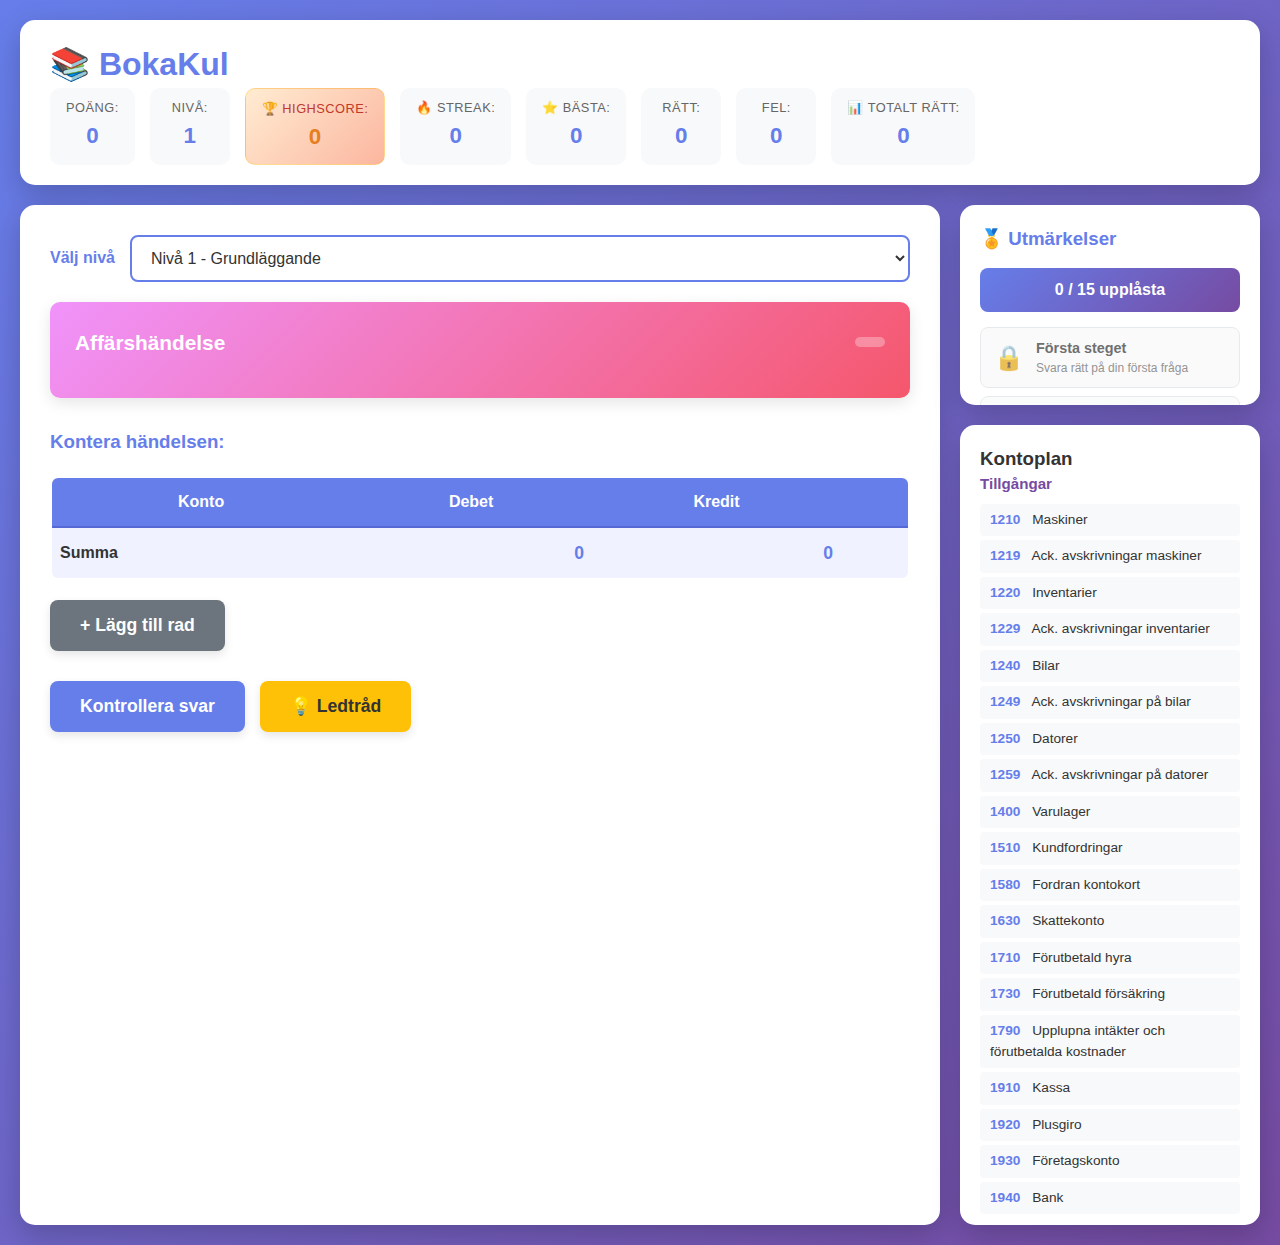
<file: index.html>
<!DOCTYPE html>
<html lang="sv">
<head>
    <meta charset="UTF-8">
    <meta name="viewport" content="width=device-width, initial-scale=1.0">
    <title>BokaKul - Öva Bokföring</title>
    <link rel="stylesheet" href="style.css">
</head>
<body>
    <div class="container">
        <header>
            <h1>📚 BokaKul</h1>
            <div class="stats">
                <div class="stat">
                    <span class="label">Poäng:</span>
                    <span id="score" class="value">0</span>
                </div>
                <div class="stat">
                    <span class="label">Nivå:</span>
                    <span id="level" class="value">1</span>
                </div>
                <div class="stat highlight">
                    <span class="label">🏆 Highscore:</span>
                    <span id="high-score" class="value">0</span>
                </div>
                <div class="stat">
                    <span class="label">🔥 Streak:</span>
                    <span id="streak" class="value streak-value">0</span>
                </div>
                <div class="stat">
                    <span class="label">⭐ Bästa:</span>
                    <span id="best-streak" class="value">0</span>
                </div>
                <div class="stat">
                    <span class="label">Rätt:</span>
                    <span id="correct" class="value">0</span>
                </div>
                <div class="stat">
                    <span class="label">Fel:</span>
                    <span id="incorrect" class="value">0</span>
                </div>
                <div class="stat">
                    <span class="label">📊 Totalt rätt:</span>
                    <span id="total-correct" class="value">0</span>
                </div>
            </div>
        </header>

        <main>
            <div class="level-selector">
                <label for="level-select" class="level-label">Välj nivå</label>
                <select id="level-select" class="level-dropdown">
                    <option value="1">Nivå 1 - Grundläggande</option>
                    <option value="2">Nivå 2 - Försäljning och inköp utan moms</option>
                    <option value="3">Nivå 3 - Transaktioner med 25% moms</option>
                    <option value="4">Nivå 4 - Momsredovisning</option>
                    <option value="5">Nivå 5 - Resultaträkning</option>
                </select>
            </div>

            <div class="event-card">
                <div class="event-header">
                    <h2>Affärshändelse</h2>
                    <span id="event-counter" class="event-counter"></span>
                </div>
                <p id="event-description" class="event-description"></p>
            </div>

            <div class="booking-area">
                <h3>Kontera händelsen:</h3>

                <div class="booking-order">
                    <table class="booking-table">
                        <thead>
                            <tr>
                                <th colspan="2">Konto</th>
                                <th>Debet</th>
                                <th>Kredit</th>
                                <th></th>
                            </tr>
                        </thead>
                        <tbody id="booking-entries">
                            <!-- Bokföringsrader kommer här -->
                        </tbody>
                        <tfoot>
                            <tr class="totals-row">
                                <td colspan="2"><strong>Summa</strong></td>
                                <td id="total-debet" class="total-cell">0</td>
                                <td id="total-kredit" class="total-cell">0</td>
                                <td></td>
                            </tr>
                        </tfoot>
                    </table>
                </div>

                <button id="add-row" class="btn btn-secondary">+ Lägg till rad</button>
            </div>

            <div class="controls">
                <button id="check-answer" class="btn btn-primary">Kontrollera svar</button>
                <button id="next-event" class="btn btn-secondary" style="display: none;">Nästa händelse</button>
                <button id="show-hint" class="btn btn-hint">💡 Ledtråd</button>
            </div>

            <div id="feedback" class="feedback" style="display: none;"></div>

            <div id="hint" class="hint" style="display: none;"></div>
        </main>

        <aside class="sidebar">
            <div class="achievements-section">
                <h3>🏅 Utmärkelser</h3>
                <div id="achievements-list" class="achievements-list"></div>
            </div>

            <div class="account-plan">
                <h3>Kontoplan</h3>
                <div id="account-list" class="account-list"></div>
            </div>
        </aside>
    </div>

    <script src="app.js"></script>
</body>
</html>
</file>
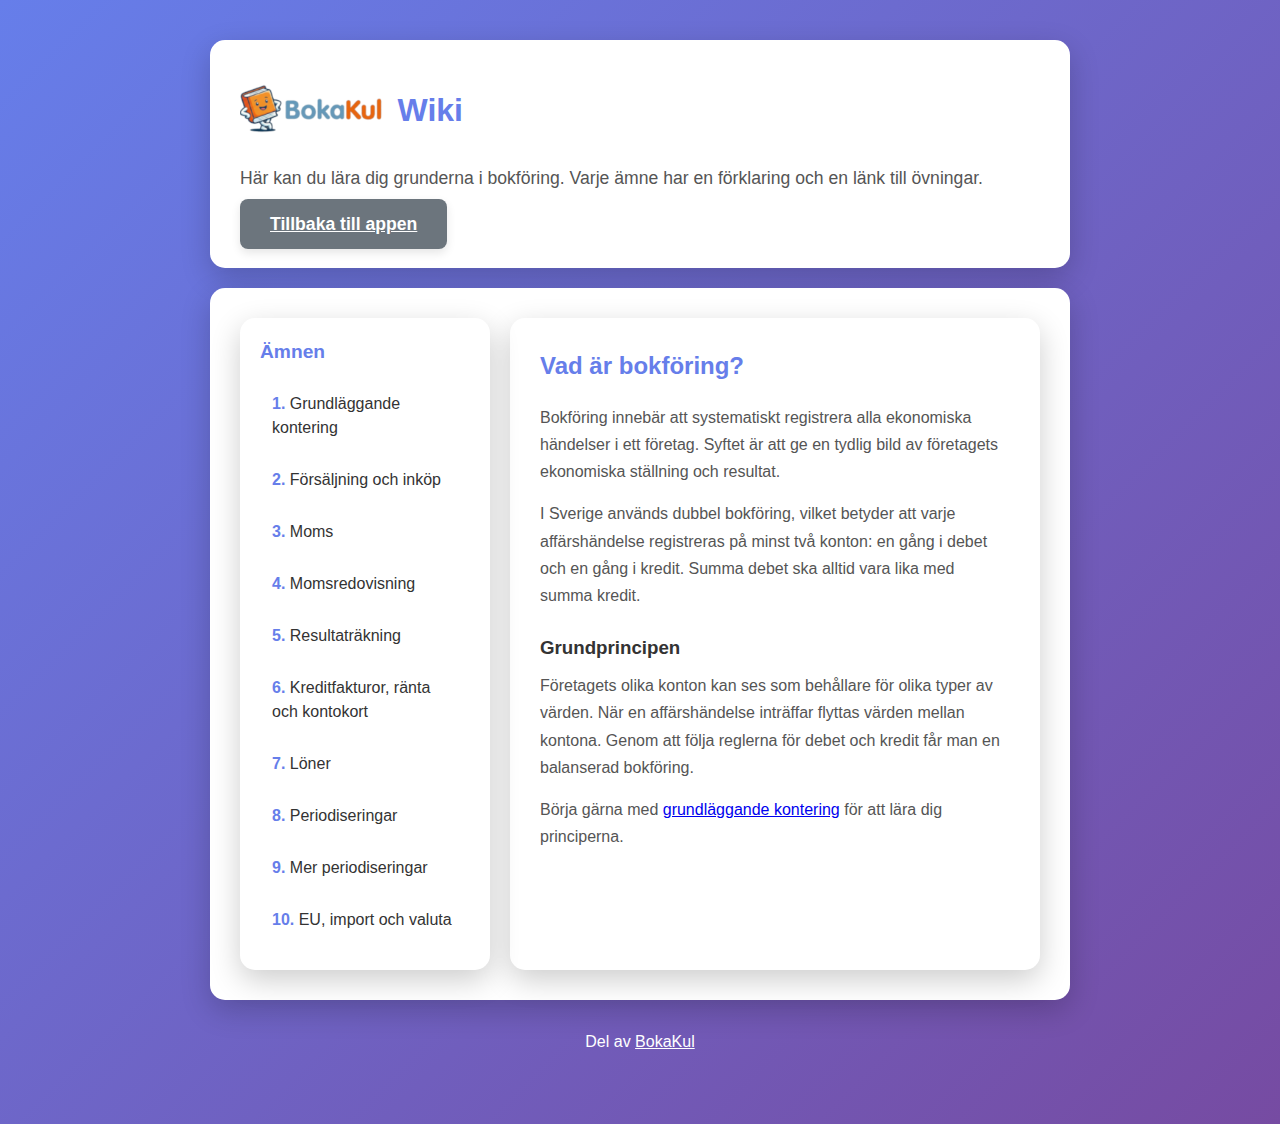
<file: wiki/index.html>
<!DOCTYPE html>
<html lang="sv">
<head>
    <meta charset="UTF-8">
    <meta name="viewport" content="width=device-width, initial-scale=1.0">
    <title>Lär dig bokföring | BokaKul Wiki</title>
    <meta name="description" content="Lär dig grunderna i bokföring. Förklaringar av debet, kredit, moms, löner och periodiseringar med praktiska exempel.">
    <link rel="canonical" href="https://bokakul.se/wiki/">
    <link rel="icon" type="image/png" href="../logga.png">
    <meta property="og:title" content="Lär dig bokföring | BokaKul Wiki">
    <meta property="og:description" content="Lär dig grunderna i bokföring. Förklaringar av debet, kredit, moms, löner och periodiseringar.">
    <meta property="og:type" content="website">
    <meta property="og:url" content="https://bokakul.se/wiki/">
    <link rel="stylesheet" href="../style.css">
    <link rel="stylesheet" href="wiki.css">
</head>
<body>
    <div class="wiki-container">
        <header class="wiki-header">
            <h1><img src="../logga.png" alt="BokaKul" class="site-logo"> Wiki</h1>
            <p class="wiki-intro">Här kan du lära dig grunderna i bokföring. Varje ämne har en förklaring och en länk till övningar.</p>
            <a href="../index.html" class="btn btn-secondary">Tillbaka till appen</a>
        </header>

        <main class="wiki-content">
            <nav class="wiki-nav">
                <h2>Ämnen</h2>
                <ol class="wiki-topic-list">
                    <li><a href="grundlaggande.html">Grundläggande kontering</a></li>
                    <li><a href="forsaljning-inkop.html">Försäljning och inköp</a></li>
                    <li><a href="moms.html">Moms</a></li>
                    <li><a href="momsredovisning.html">Momsredovisning</a></li>
                    <li><a href="resultatrakning.html">Resultaträkning</a></li>
                    <li><a href="kreditfakturor.html">Kreditfakturor, ränta och kontokort</a></li>
                    <li><a href="loner.html">Löner</a></li>
                    <li><a href="periodiseringar.html">Periodiseringar</a></li>
                    <li><a href="mer-periodiseringar.html">Mer periodiseringar</a></li>
                    <li><a href="eu-import-valuta.html">EU, import och valuta</a></li>
                </ol>
            </nav>

            <section class="wiki-overview">
                <h2>Vad är bokföring?</h2>
                <p>Bokföring innebär att systematiskt registrera alla ekonomiska händelser i ett företag. Syftet är att ge en tydlig bild av företagets ekonomiska ställning och resultat.</p>

                <p>I Sverige används dubbel bokföring, vilket betyder att varje affärshändelse registreras på minst två konton: en gång i debet och en gång i kredit. Summa debet ska alltid vara lika med summa kredit.</p>

                <h3>Grundprincipen</h3>
                <p>Företagets olika konton kan ses som behållare för olika typer av värden. När en affärshändelse inträffar flyttas värden mellan kontona. Genom att följa reglerna för debet och kredit får man en balanserad bokföring.</p>

                <p>Börja gärna med <a href="grundlaggande.html">grundläggande kontering</a> för att lära dig principerna.</p>
            </section>
        </main>

        <footer class="wiki-footer">
            <p>Del av <a href="../index.html">BokaKul</a></p>
        </footer>
    </div>
</body>
</html>
</file>
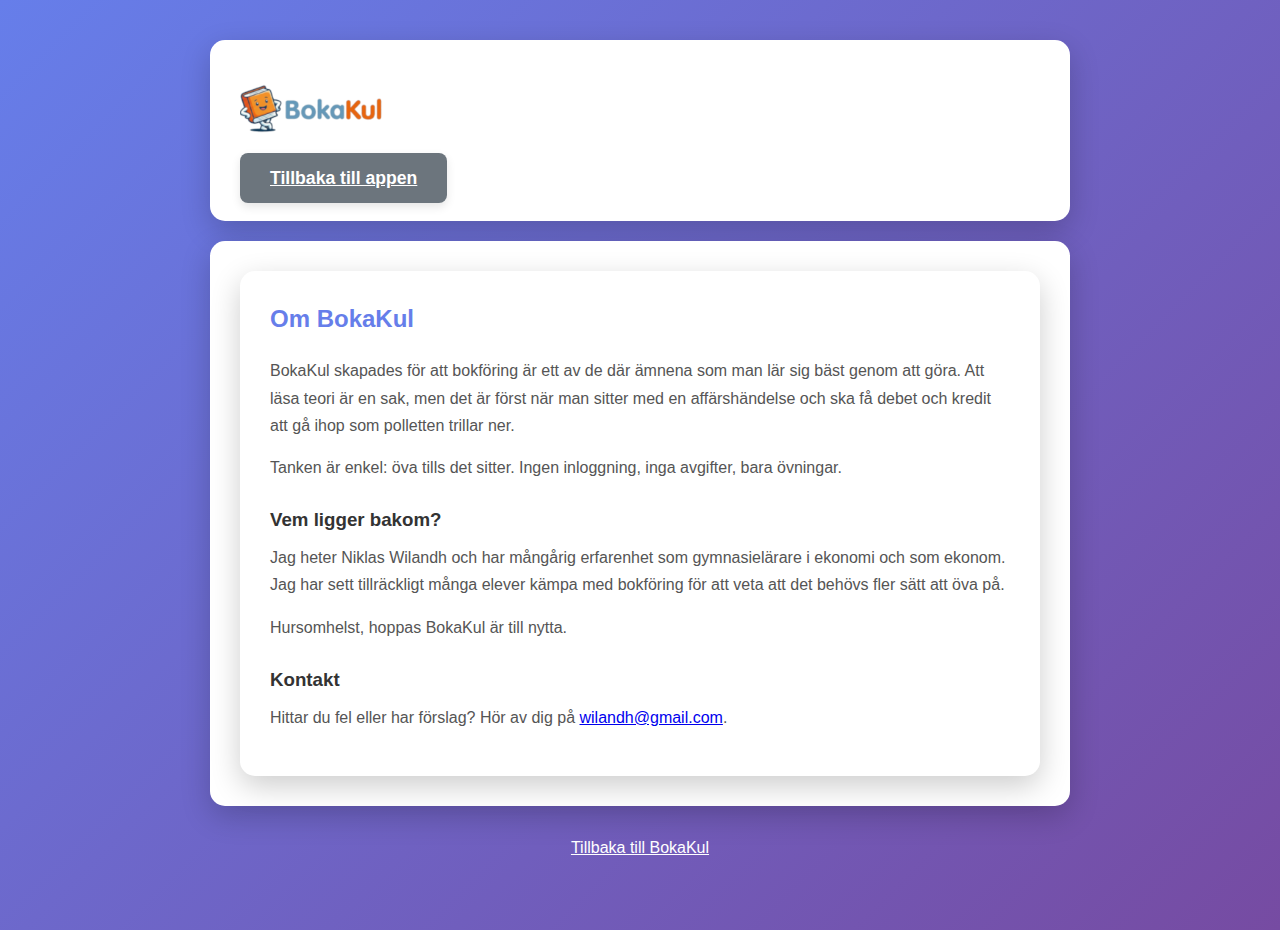
<file: om.html>
<!DOCTYPE html>
<html lang="sv">
<head>
    <meta charset="UTF-8">
    <meta name="viewport" content="width=device-width, initial-scale=1.0">
    <title>Om BokaKul</title>
    <meta name="description" content="Om BokaKul och personen bakom projektet.">
    <link rel="icon" type="image/png" href="logga.png">
    <link rel="stylesheet" href="style.css">
    <link rel="stylesheet" href="wiki/wiki.css">
</head>
<body>
    <div class="wiki-container">
        <header class="wiki-header">
            <h1><img src="logga.png" alt="BokaKul" class="site-logo"></h1>
            <a href="index.html" class="btn btn-secondary">Tillbaka till appen</a>
        </header>

        <main class="wiki-content" style="display: block;">
            <article class="wiki-article">
                <h2>Om BokaKul</h2>

                <p>BokaKul skapades för att bokföring är ett av de där ämnena som man lär sig bäst genom att göra. Att läsa teori är en sak, men det är först när man sitter med en affärshändelse och ska få debet och kredit att gå ihop som polletten trillar ner.</p>

                <p>Tanken är enkel: öva tills det sitter. Ingen inloggning, inga avgifter, bara övningar.</p>

                <h3>Vem ligger bakom?</h3>

                <p>Jag heter Niklas Wilandh och har mångårig erfarenhet som gymnasielärare i ekonomi och som ekonom. Jag har sett tillräckligt många elever kämpa med bokföring för att veta att det behövs fler sätt att öva på.</p>

                <p>Hursomhelst, hoppas BokaKul är till nytta.</p>

                <h3>Kontakt</h3>

                <p>Hittar du fel eller har förslag? Hör av dig på <a href="mailto:wilandh@gmail.com">wilandh@gmail.com</a>.</p>
            </article>
        </main>

        <footer class="wiki-footer">
            <p><a href="index.html">Tillbaka till BokaKul</a></p>
        </footer>
    </div>
</body>
</html>
</file>
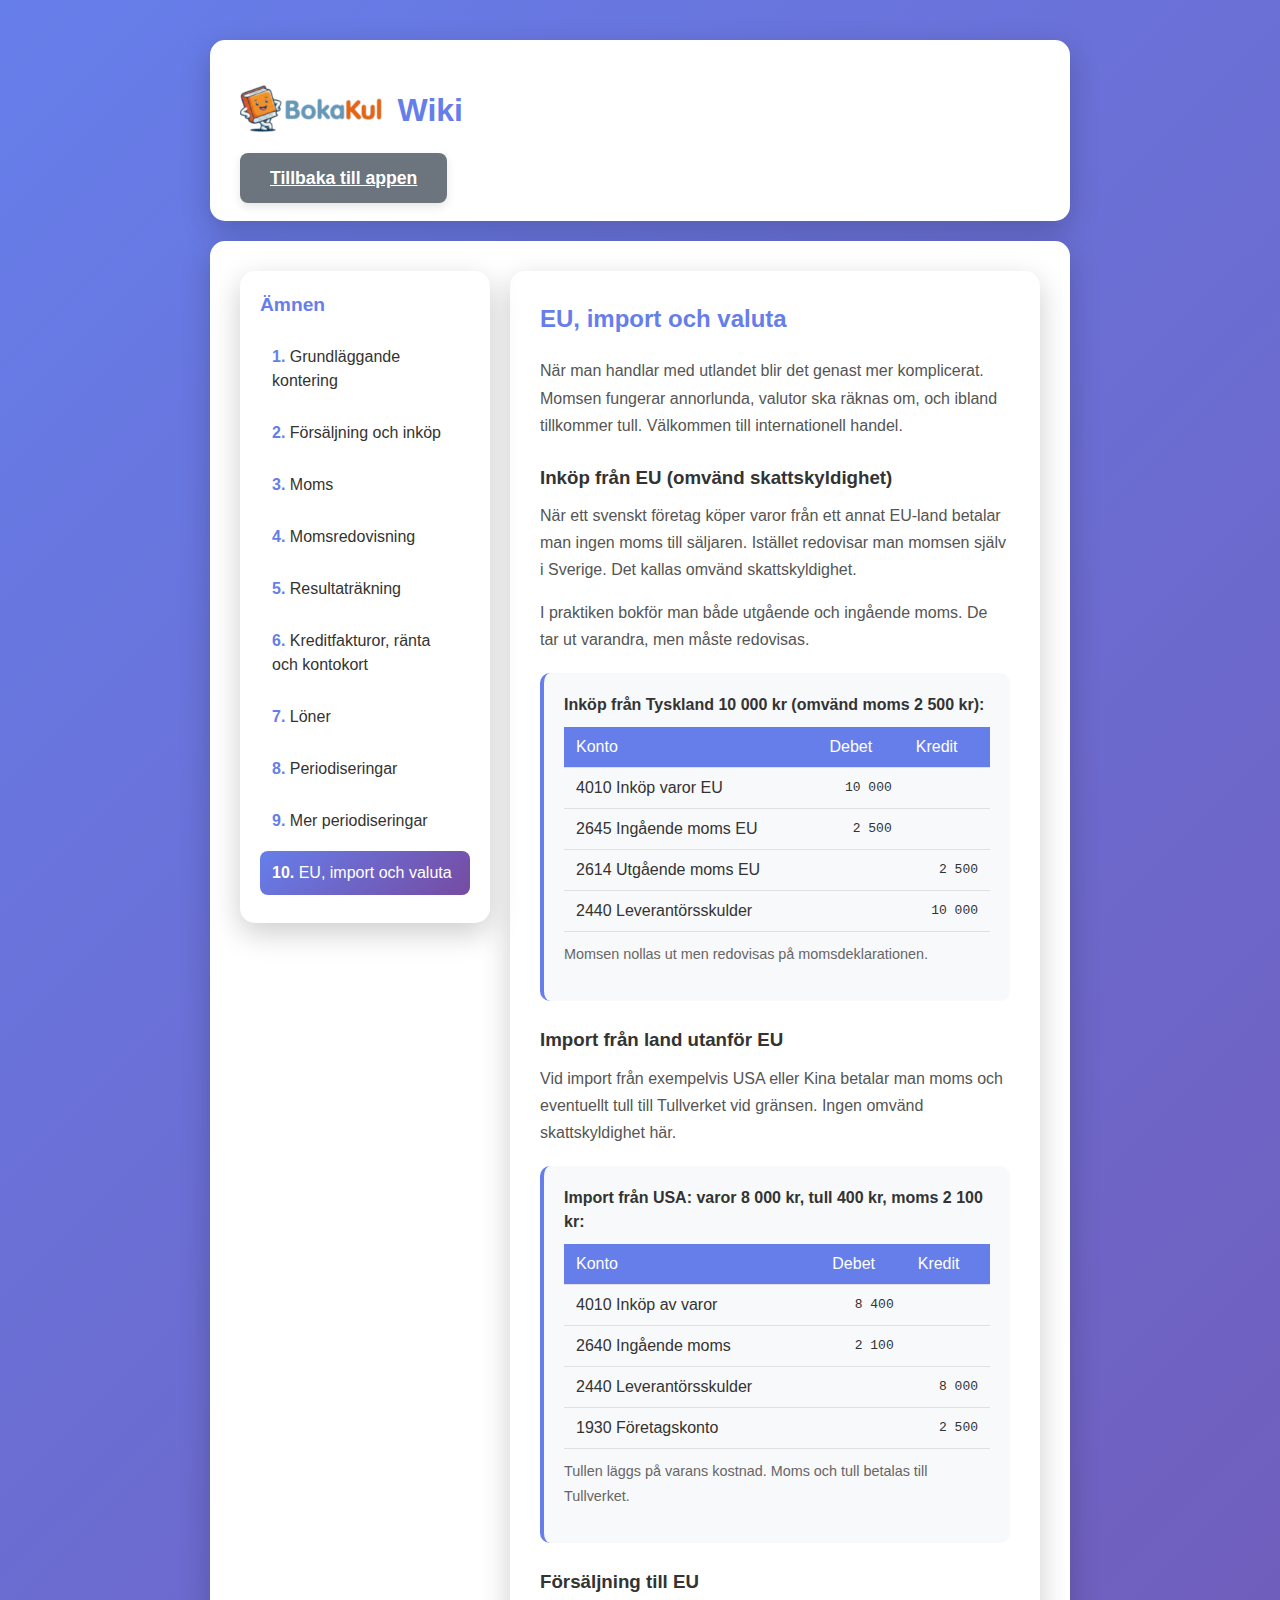
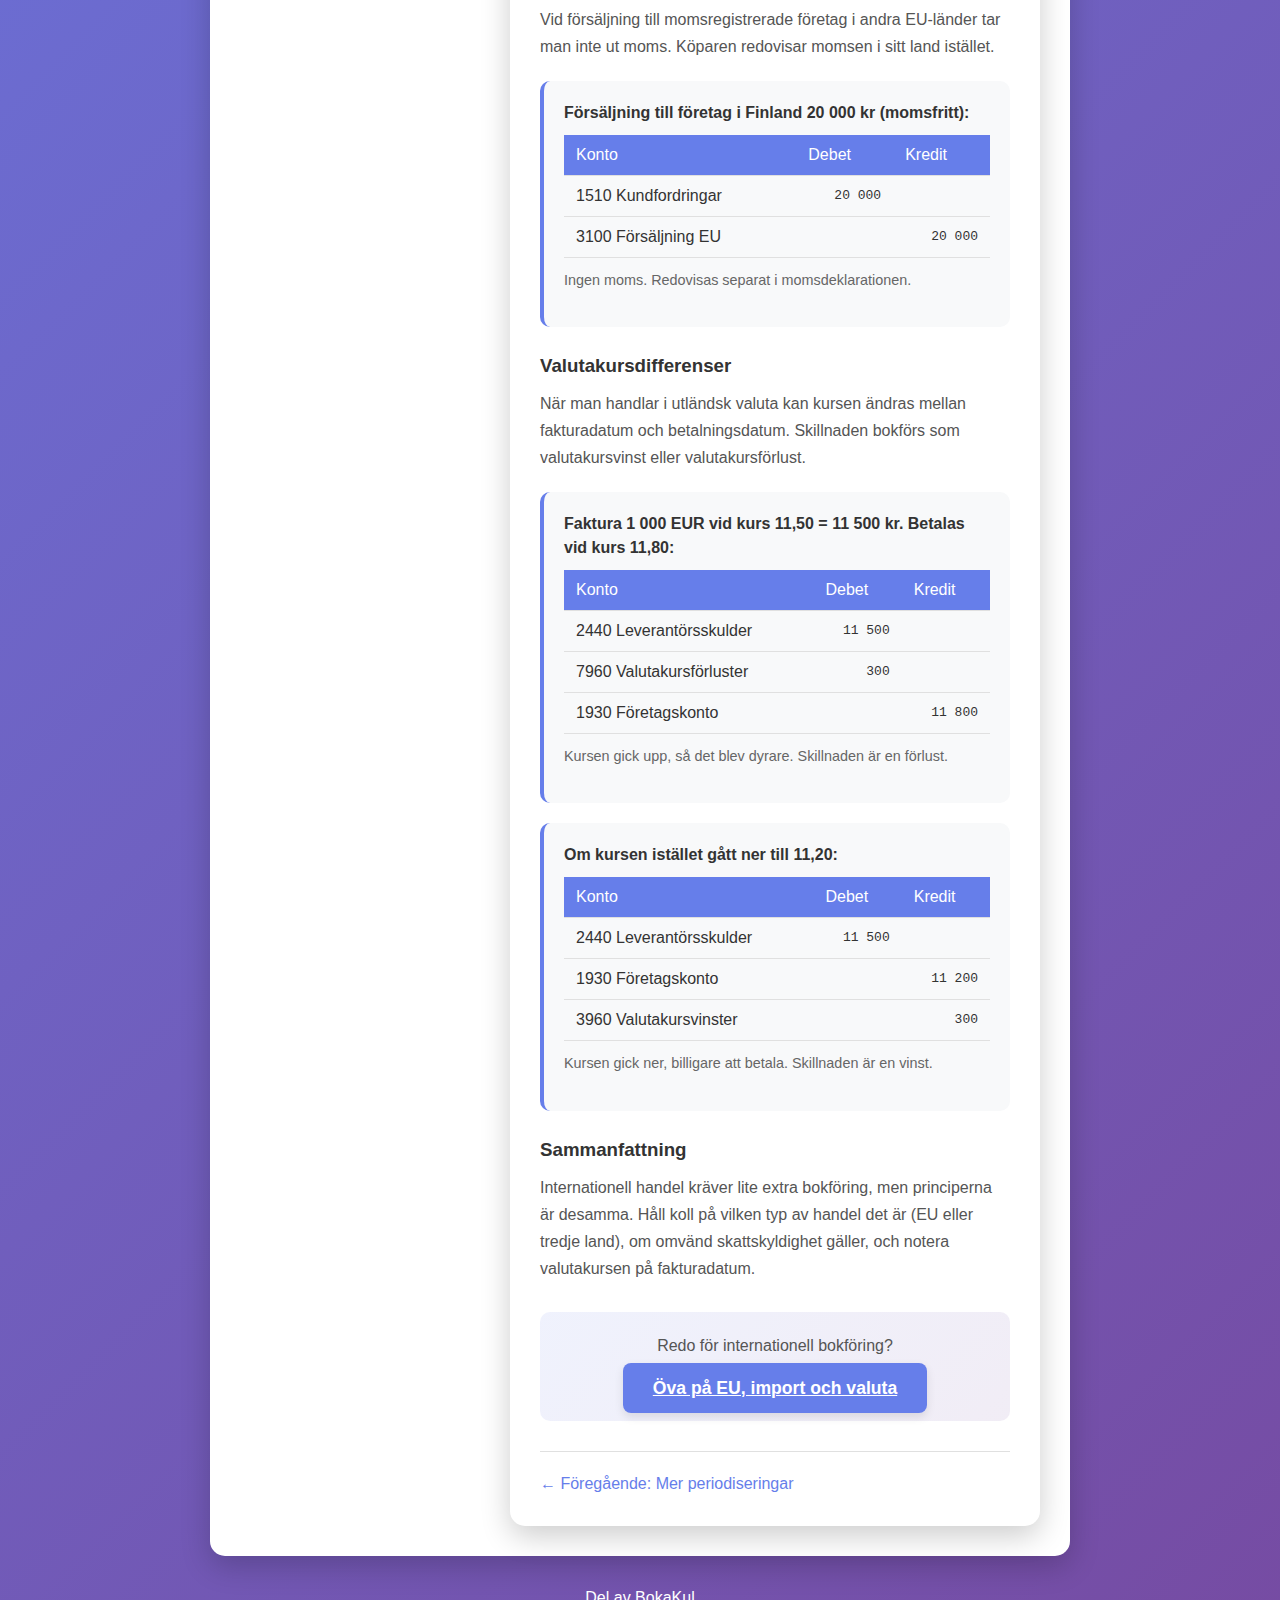
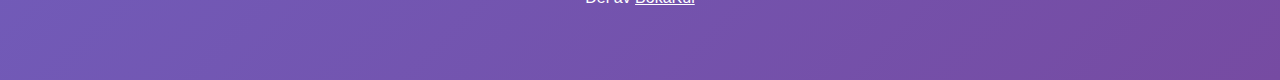
<file: wiki/eu-import-valuta.html>
<!DOCTYPE html>
<html lang="sv">
<head>
    <meta charset="UTF-8">
    <meta name="viewport" content="width=device-width, initial-scale=1.0">
    <title>EU, import och valuta | BokaKul Wiki</title>
    <meta name="description" content="Lär dig bokföra handel med EU-länder, import från tredje land och transaktioner i utländsk valuta.">
    <link rel="stylesheet" href="../style.css">
    <link rel="stylesheet" href="wiki.css">
</head>
<body>
    <div class="wiki-container">
        <header class="wiki-header">
            <h1><img src="../logga.png" alt="BokaKul" class="site-logo"> Wiki</h1>
            <a href="../index.html" class="btn btn-secondary">Tillbaka till appen</a>
        </header>

        <main class="wiki-content">
            <nav class="wiki-nav">
                <h2>Ämnen</h2>
                <ol class="wiki-topic-list">
                    <li><a href="grundlaggande.html">Grundläggande kontering</a></li>
                    <li><a href="forsaljning-inkop.html">Försäljning och inköp</a></li>
                    <li><a href="moms.html">Moms</a></li>
                    <li><a href="momsredovisning.html">Momsredovisning</a></li>
                    <li><a href="resultatrakning.html">Resultaträkning</a></li>
                    <li><a href="kreditfakturor.html">Kreditfakturor, ränta och kontokort</a></li>
                    <li><a href="loner.html">Löner</a></li>
                    <li><a href="periodiseringar.html">Periodiseringar</a></li>
                    <li><a href="mer-periodiseringar.html">Mer periodiseringar</a></li>
                    <li><a href="eu-import-valuta.html" class="active">EU, import och valuta</a></li>
                </ol>
            </nav>

            <article class="wiki-article">
                <h2>EU, import och valuta</h2>

                <p>När man handlar med utlandet blir det genast mer komplicerat. Momsen fungerar annorlunda, valutor ska räknas om, och ibland tillkommer tull. Välkommen till internationell handel.</p>

                <h3>Inköp från EU (omvänd skattskyldighet)</h3>
                <p>När ett svenskt företag köper varor från ett annat EU-land betalar man ingen moms till säljaren. Istället redovisar man momsen själv i Sverige. Det kallas omvänd skattskyldighet.</p>

                <p>I praktiken bokför man både utgående och ingående moms. De tar ut varandra, men måste redovisas.</p>

                <div class="kontering-example">
                    <h4>Inköp från Tyskland 10 000 kr (omvänd moms 2 500 kr):</h4>
                    <table class="kontering-table">
                        <tr>
                            <th>Konto</th>
                            <th>Debet</th>
                            <th>Kredit</th>
                        </tr>
                        <tr>
                            <td>4010 Inköp varor EU</td>
                            <td>10 000</td>
                            <td></td>
                        </tr>
                        <tr>
                            <td>2645 Ingående moms EU</td>
                            <td>2 500</td>
                            <td></td>
                        </tr>
                        <tr>
                            <td>2614 Utgående moms EU</td>
                            <td></td>
                            <td>2 500</td>
                        </tr>
                        <tr>
                            <td>2440 Leverantörsskulder</td>
                            <td></td>
                            <td>10 000</td>
                        </tr>
                    </table>
                    <p style="margin-top: 10px; font-size: 0.9em; color: #666;">Momsen nollas ut men redovisas på momsdeklarationen.</p>
                </div>

                <h3>Import från land utanför EU</h3>
                <p>Vid import från exempelvis USA eller Kina betalar man moms och eventuellt tull till Tullverket vid gränsen. Ingen omvänd skattskyldighet här.</p>

                <div class="kontering-example">
                    <h4>Import från USA: varor 8 000 kr, tull 400 kr, moms 2 100 kr:</h4>
                    <table class="kontering-table">
                        <tr>
                            <th>Konto</th>
                            <th>Debet</th>
                            <th>Kredit</th>
                        </tr>
                        <tr>
                            <td>4010 Inköp av varor</td>
                            <td>8 400</td>
                            <td></td>
                        </tr>
                        <tr>
                            <td>2640 Ingående moms</td>
                            <td>2 100</td>
                            <td></td>
                        </tr>
                        <tr>
                            <td>2440 Leverantörsskulder</td>
                            <td></td>
                            <td>8 000</td>
                        </tr>
                        <tr>
                            <td>1930 Företagskonto</td>
                            <td></td>
                            <td>2 500</td>
                        </tr>
                    </table>
                    <p style="margin-top: 10px; font-size: 0.9em; color: #666;">Tullen läggs på varans kostnad. Moms och tull betalas till Tullverket.</p>
                </div>

                <h3>Försäljning till EU</h3>
                <p>Vid försäljning till momsregistrerade företag i andra EU-länder tar man inte ut moms. Köparen redovisar momsen i sitt land istället.</p>

                <div class="kontering-example">
                    <h4>Försäljning till företag i Finland 20 000 kr (momsfritt):</h4>
                    <table class="kontering-table">
                        <tr>
                            <th>Konto</th>
                            <th>Debet</th>
                            <th>Kredit</th>
                        </tr>
                        <tr>
                            <td>1510 Kundfordringar</td>
                            <td>20 000</td>
                            <td></td>
                        </tr>
                        <tr>
                            <td>3100 Försäljning EU</td>
                            <td></td>
                            <td>20 000</td>
                        </tr>
                    </table>
                    <p style="margin-top: 10px; font-size: 0.9em; color: #666;">Ingen moms. Redovisas separat i momsdeklarationen.</p>
                </div>

                <h3>Valutakursdifferenser</h3>
                <p>När man handlar i utländsk valuta kan kursen ändras mellan fakturadatum och betalningsdatum. Skillnaden bokförs som valutakursvinst eller valutakursförlust.</p>

                <div class="kontering-example">
                    <h4>Faktura 1 000 EUR vid kurs 11,50 = 11 500 kr. Betalas vid kurs 11,80:</h4>
                    <table class="kontering-table">
                        <tr>
                            <th>Konto</th>
                            <th>Debet</th>
                            <th>Kredit</th>
                        </tr>
                        <tr>
                            <td>2440 Leverantörsskulder</td>
                            <td>11 500</td>
                            <td></td>
                        </tr>
                        <tr>
                            <td>7960 Valutakursförluster</td>
                            <td>300</td>
                            <td></td>
                        </tr>
                        <tr>
                            <td>1930 Företagskonto</td>
                            <td></td>
                            <td>11 800</td>
                        </tr>
                    </table>
                    <p style="margin-top: 10px; font-size: 0.9em; color: #666;">Kursen gick upp, så det blev dyrare. Skillnaden är en förlust.</p>
                </div>

                <div class="kontering-example">
                    <h4>Om kursen istället gått ner till 11,20:</h4>
                    <table class="kontering-table">
                        <tr>
                            <th>Konto</th>
                            <th>Debet</th>
                            <th>Kredit</th>
                        </tr>
                        <tr>
                            <td>2440 Leverantörsskulder</td>
                            <td>11 500</td>
                            <td></td>
                        </tr>
                        <tr>
                            <td>1930 Företagskonto</td>
                            <td></td>
                            <td>11 200</td>
                        </tr>
                        <tr>
                            <td>3960 Valutakursvinster</td>
                            <td></td>
                            <td>300</td>
                        </tr>
                    </table>
                    <p style="margin-top: 10px; font-size: 0.9em; color: #666;">Kursen gick ner, billigare att betala. Skillnaden är en vinst.</p>
                </div>

                <h3>Sammanfattning</h3>
                <p>Internationell handel kräver lite extra bokföring, men principerna är desamma. Håll koll på vilken typ av handel det är (EU eller tredje land), om omvänd skattskyldighet gäller, och notera valutakursen på fakturadatum.</p>

                <div class="wiki-cta">
                    <p>Redo för internationell bokföring?</p>
                    <a href="../index.html?level=10" class="btn btn-primary">Öva på EU, import och valuta</a>
                </div>

                <nav class="wiki-article-nav">
                    <a href="mer-periodiseringar.html">← Föregående: Mer periodiseringar</a>
                    <span></span>
                </nav>
            </article>
        </main>

        <footer class="wiki-footer">
            <p>Del av <a href="../index.html">BokaKul</a></p>
        </footer>
    </div>
</body>
</html>
</file>
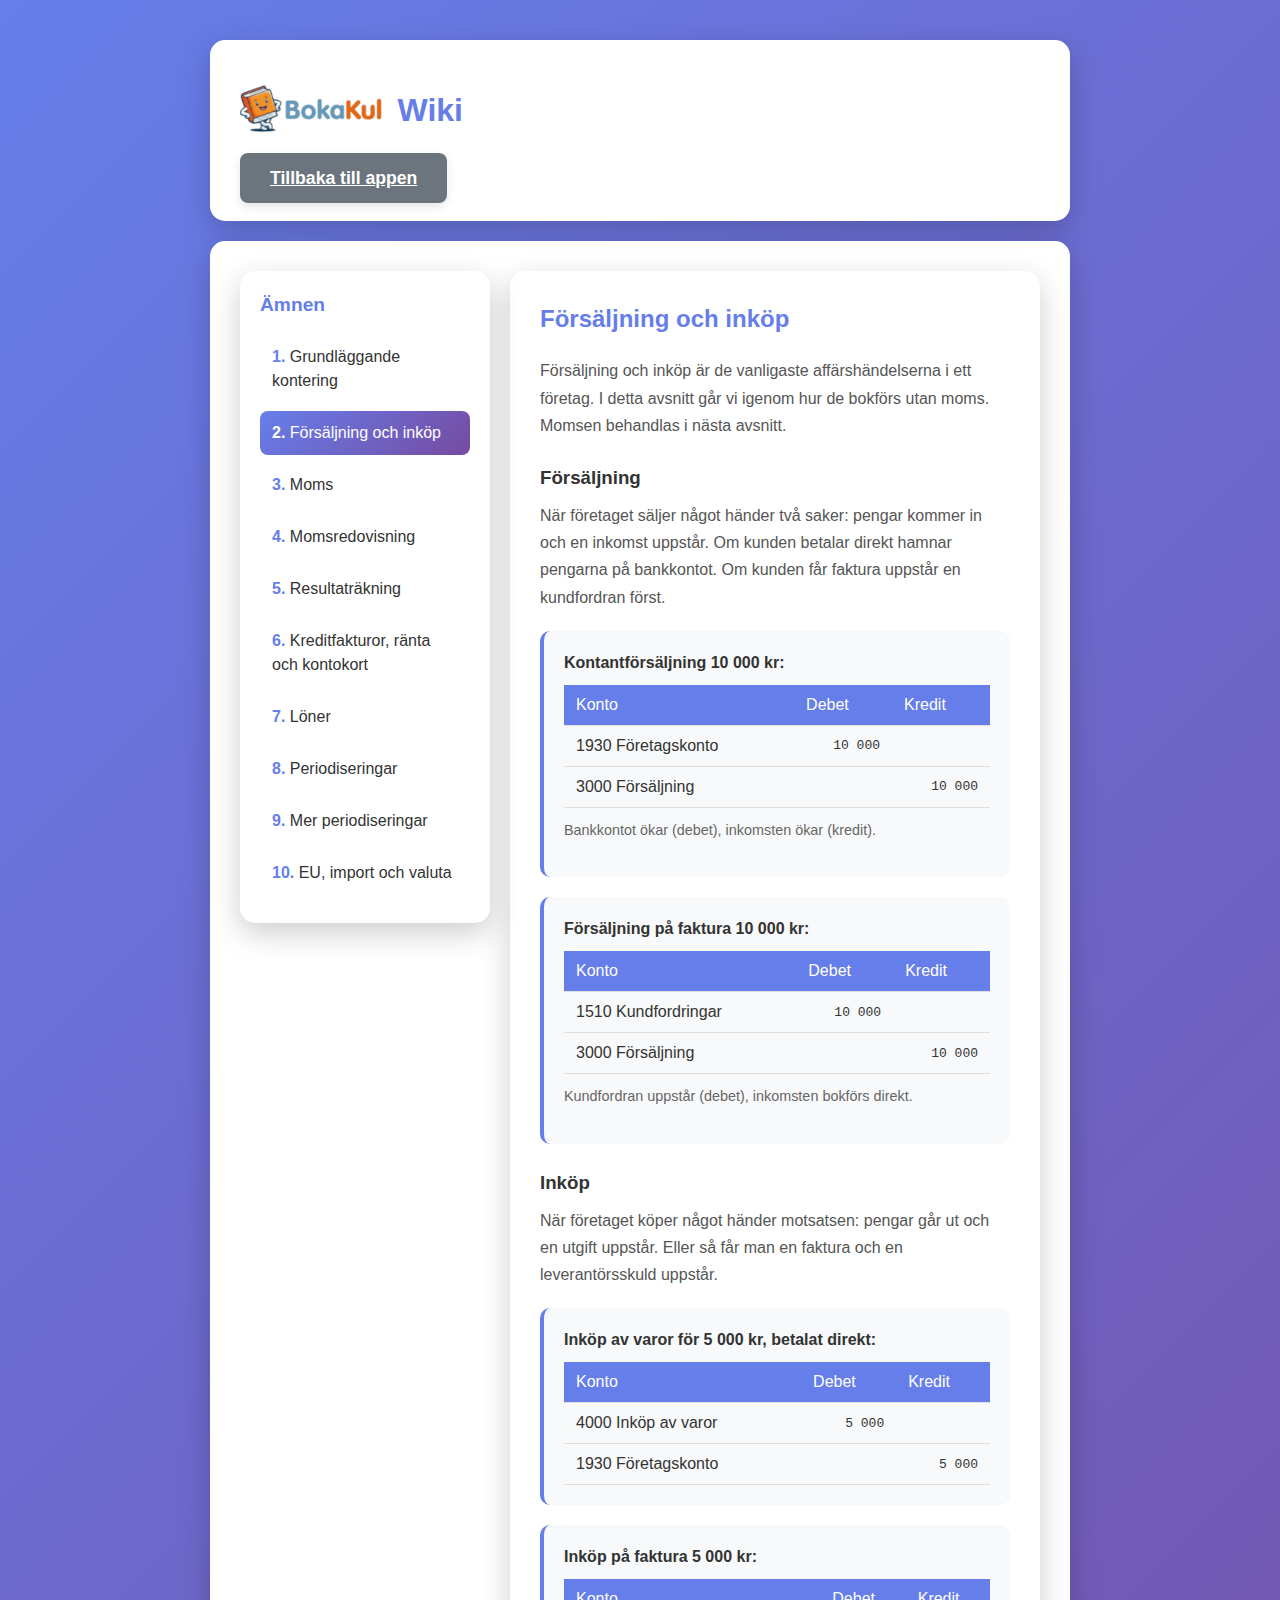
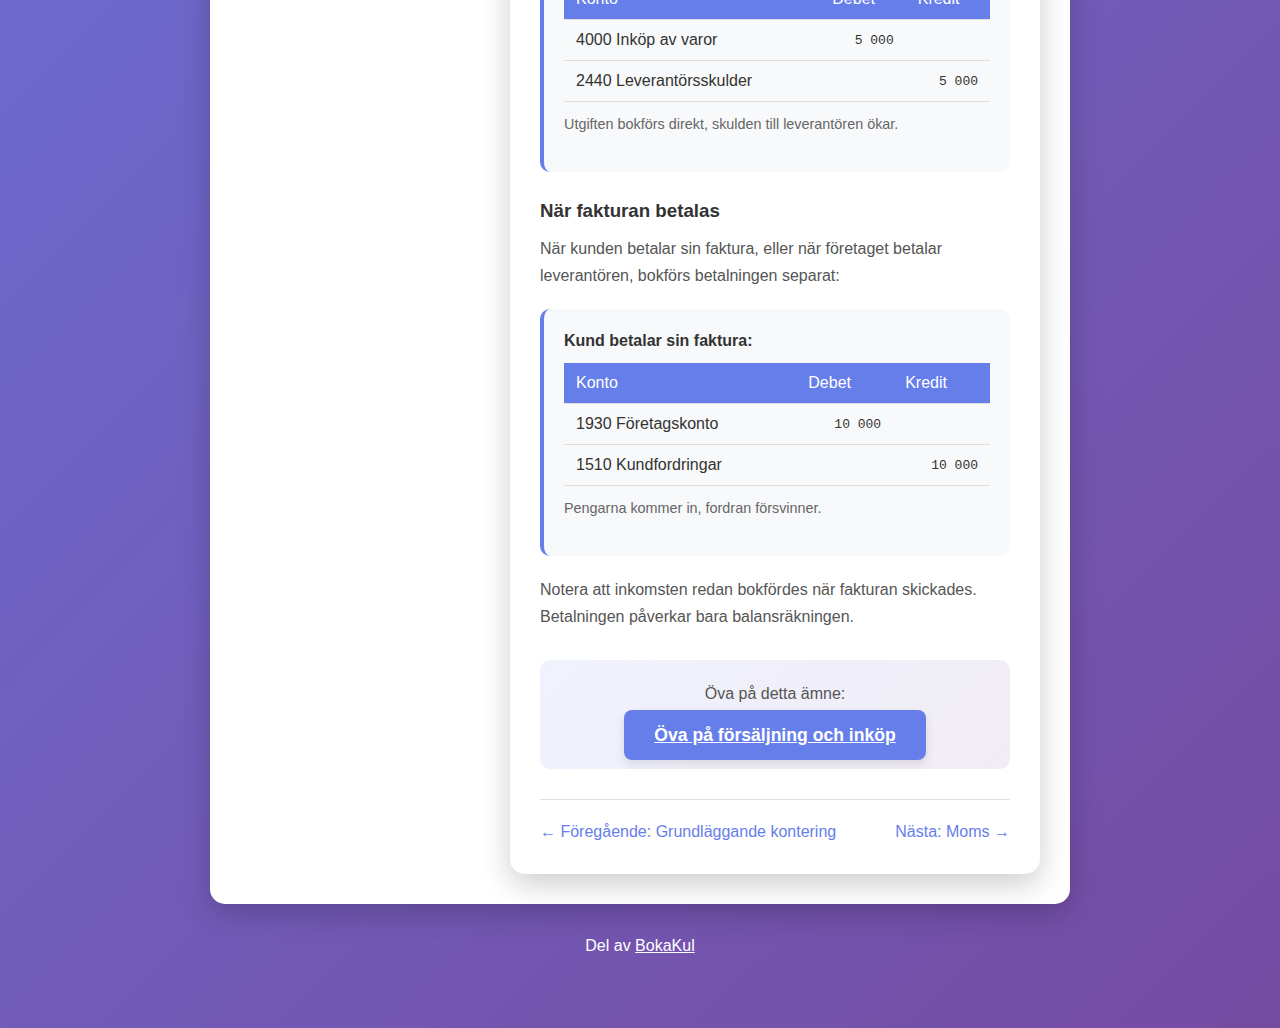
<file: wiki/forsaljning-inkop.html>
<!DOCTYPE html>
<html lang="sv">
<head>
    <meta charset="UTF-8">
    <meta name="viewport" content="width=device-width, initial-scale=1.0">
    <title>Försäljning och inköp | BokaKul Wiki</title>
    <meta name="description" content="Lär dig bokföra försäljning och inköp utan moms. Grundläggande affärshändelser i bokföringen.">
    <link rel="stylesheet" href="../style.css">
    <link rel="stylesheet" href="wiki.css">
</head>
<body>
    <div class="wiki-container">
        <header class="wiki-header">
            <h1><img src="../logga.png" alt="BokaKul" class="site-logo"> Wiki</h1>
            <a href="../index.html" class="btn btn-secondary">Tillbaka till appen</a>
        </header>

        <main class="wiki-content">
            <nav class="wiki-nav">
                <h2>Ämnen</h2>
                <ol class="wiki-topic-list">
                    <li><a href="grundlaggande.html">Grundläggande kontering</a></li>
                    <li><a href="forsaljning-inkop.html" class="active">Försäljning och inköp</a></li>
                    <li><a href="moms.html">Moms</a></li>
                    <li><a href="momsredovisning.html">Momsredovisning</a></li>
                    <li><a href="resultatrakning.html">Resultaträkning</a></li>
                    <li><a href="kreditfakturor.html">Kreditfakturor, ränta och kontokort</a></li>
                    <li><a href="loner.html">Löner</a></li>
                    <li><a href="periodiseringar.html">Periodiseringar</a></li>
                    <li><a href="mer-periodiseringar.html">Mer periodiseringar</a></li>
                    <li><a href="eu-import-valuta.html">EU, import och valuta</a></li>
                </ol>
            </nav>

            <article class="wiki-article">
                <h2>Försäljning och inköp</h2>

                <p>Försäljning och inköp är de vanligaste affärshändelserna i ett företag. I detta avsnitt går vi igenom hur de bokförs utan moms. Momsen behandlas i nästa avsnitt.</p>

                <h3>Försäljning</h3>
                <p>När företaget säljer något händer två saker: pengar kommer in och en inkomst uppstår. Om kunden betalar direkt hamnar pengarna på bankkontot. Om kunden får faktura uppstår en kundfordran först.</p>

                <div class="kontering-example">
                    <h4>Kontantförsäljning 10 000 kr:</h4>
                    <table class="kontering-table">
                        <tr>
                            <th>Konto</th>
                            <th>Debet</th>
                            <th>Kredit</th>
                        </tr>
                        <tr>
                            <td>1930 Företagskonto</td>
                            <td>10 000</td>
                            <td></td>
                        </tr>
                        <tr>
                            <td>3000 Försäljning</td>
                            <td></td>
                            <td>10 000</td>
                        </tr>
                    </table>
                    <p style="margin-top: 10px; font-size: 0.9em; color: #666;">Bankkontot ökar (debet), inkomsten ökar (kredit).</p>
                </div>

                <div class="kontering-example">
                    <h4>Försäljning på faktura 10 000 kr:</h4>
                    <table class="kontering-table">
                        <tr>
                            <th>Konto</th>
                            <th>Debet</th>
                            <th>Kredit</th>
                        </tr>
                        <tr>
                            <td>1510 Kundfordringar</td>
                            <td>10 000</td>
                            <td></td>
                        </tr>
                        <tr>
                            <td>3000 Försäljning</td>
                            <td></td>
                            <td>10 000</td>
                        </tr>
                    </table>
                    <p style="margin-top: 10px; font-size: 0.9em; color: #666;">Kundfordran uppstår (debet), inkomsten bokförs direkt.</p>
                </div>

                <h3>Inköp</h3>
                <p>När företaget köper något händer motsatsen: pengar går ut och en utgift uppstår. Eller så får man en faktura och en leverantörsskuld uppstår.</p>

                <div class="kontering-example">
                    <h4>Inköp av varor för 5 000 kr, betalat direkt:</h4>
                    <table class="kontering-table">
                        <tr>
                            <th>Konto</th>
                            <th>Debet</th>
                            <th>Kredit</th>
                        </tr>
                        <tr>
                            <td>4000 Inköp av varor</td>
                            <td>5 000</td>
                            <td></td>
                        </tr>
                        <tr>
                            <td>1930 Företagskonto</td>
                            <td></td>
                            <td>5 000</td>
                        </tr>
                    </table>
                </div>

                <div class="kontering-example">
                    <h4>Inköp på faktura 5 000 kr:</h4>
                    <table class="kontering-table">
                        <tr>
                            <th>Konto</th>
                            <th>Debet</th>
                            <th>Kredit</th>
                        </tr>
                        <tr>
                            <td>4000 Inköp av varor</td>
                            <td>5 000</td>
                            <td></td>
                        </tr>
                        <tr>
                            <td>2440 Leverantörsskulder</td>
                            <td></td>
                            <td>5 000</td>
                        </tr>
                    </table>
                    <p style="margin-top: 10px; font-size: 0.9em; color: #666;">Utgiften bokförs direkt, skulden till leverantören ökar.</p>
                </div>

                <h3>När fakturan betalas</h3>
                <p>När kunden betalar sin faktura, eller när företaget betalar leverantören, bokförs betalningen separat:</p>

                <div class="kontering-example">
                    <h4>Kund betalar sin faktura:</h4>
                    <table class="kontering-table">
                        <tr>
                            <th>Konto</th>
                            <th>Debet</th>
                            <th>Kredit</th>
                        </tr>
                        <tr>
                            <td>1930 Företagskonto</td>
                            <td>10 000</td>
                            <td></td>
                        </tr>
                        <tr>
                            <td>1510 Kundfordringar</td>
                            <td></td>
                            <td>10 000</td>
                        </tr>
                    </table>
                    <p style="margin-top: 10px; font-size: 0.9em; color: #666;">Pengarna kommer in, fordran försvinner.</p>
                </div>

                <p>Notera att inkomsten redan bokfördes när fakturan skickades. Betalningen påverkar bara balansräkningen.</p>

                <div class="wiki-cta">
                    <p>Öva på detta ämne:</p>
                    <a href="../index.html?level=2" class="btn btn-primary">Öva på försäljning och inköp</a>
                </div>

                <nav class="wiki-article-nav">
                    <a href="grundlaggande.html">← Föregående: Grundläggande kontering</a>
                    <a href="moms.html">Nästa: Moms →</a>
                </nav>
            </article>
        </main>

        <footer class="wiki-footer">
            <p>Del av <a href="../index.html">BokaKul</a></p>
        </footer>
    </div>
</body>
</html>
</file>
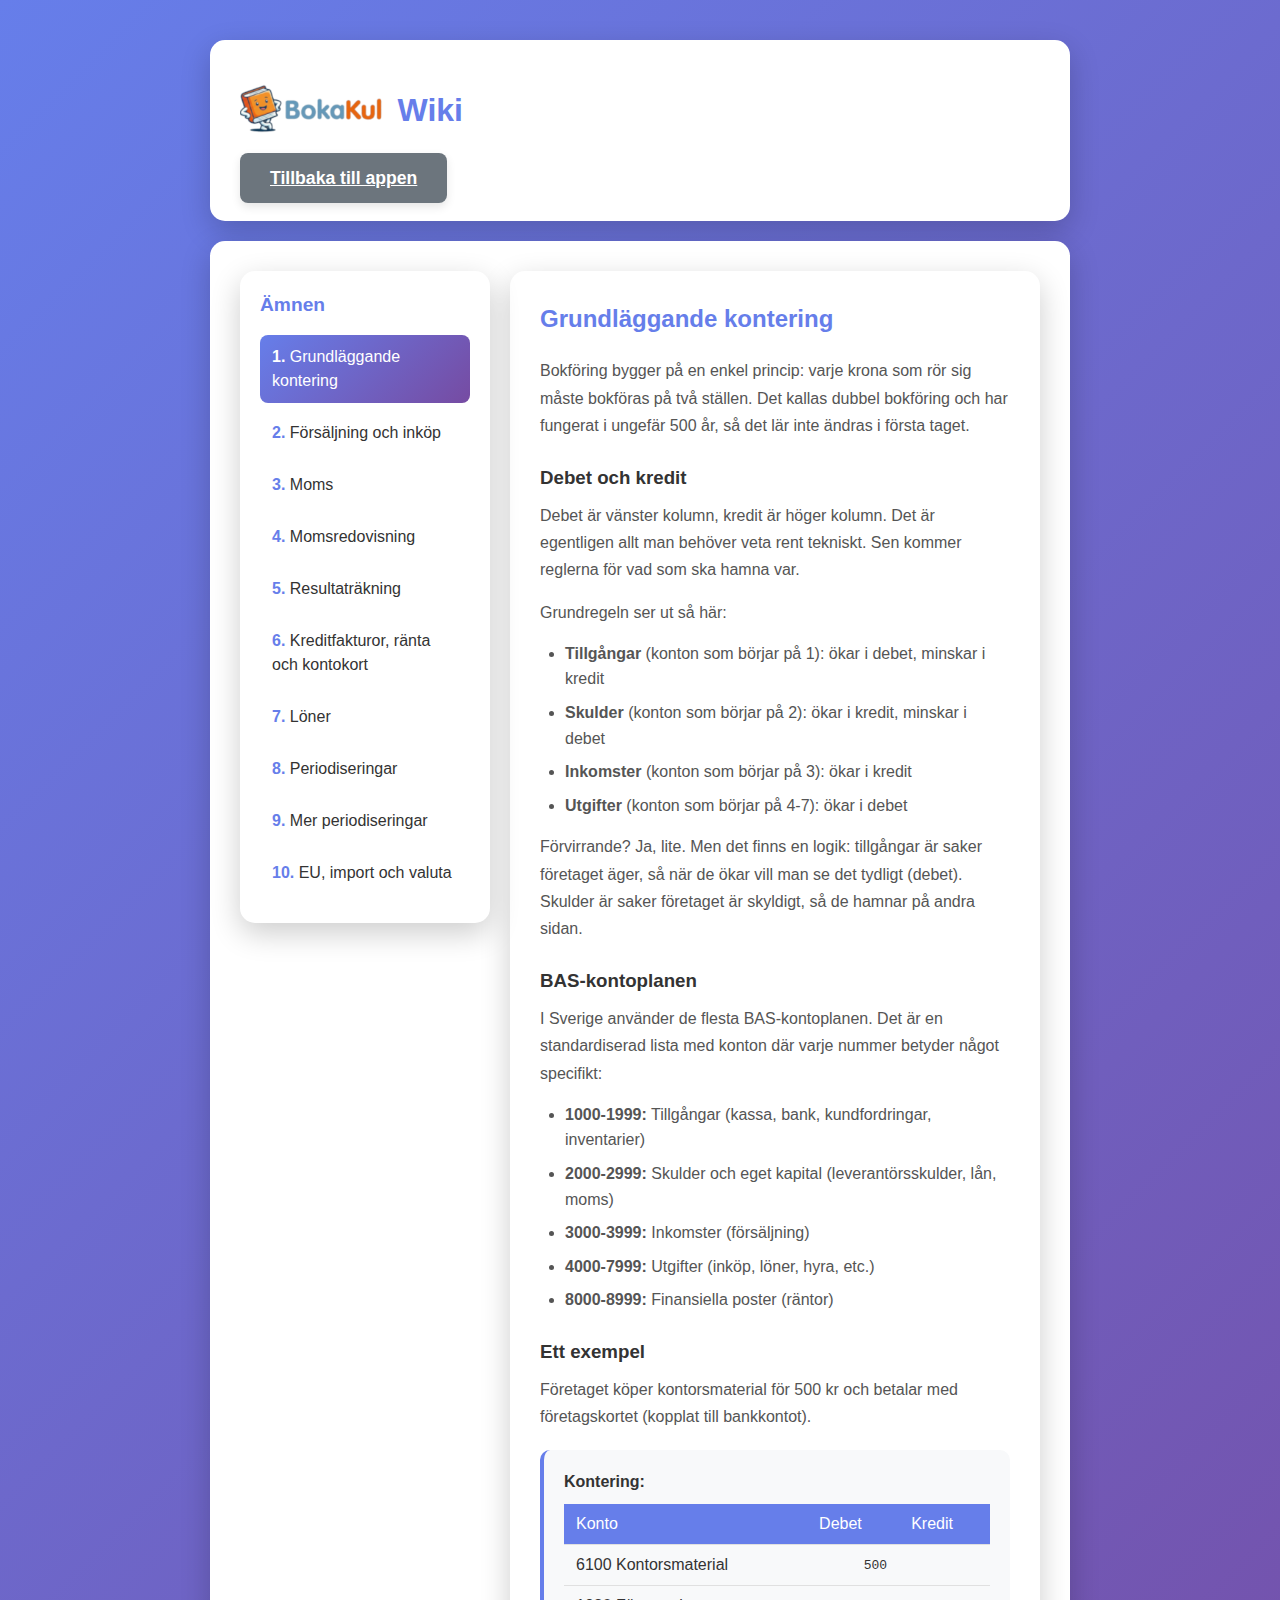
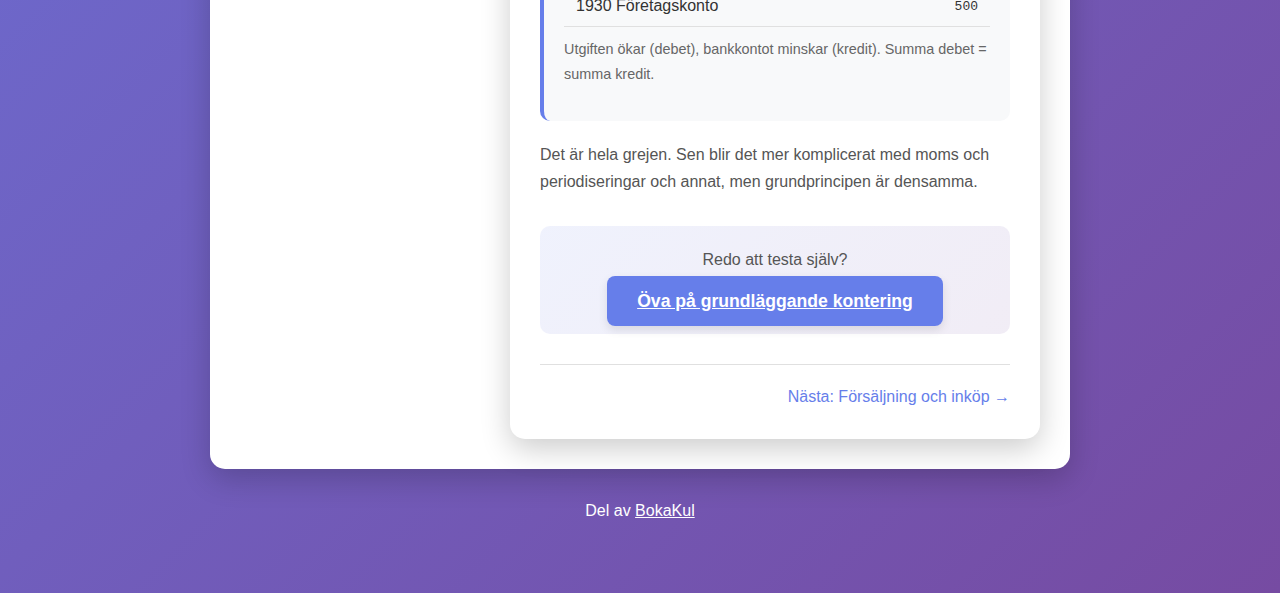
<file: wiki/grundlaggande.html>
<!DOCTYPE html>
<html lang="sv">
<head>
    <meta charset="UTF-8">
    <meta name="viewport" content="width=device-width, initial-scale=1.0">
    <title>Grundläggande kontering | BokaKul Wiki</title>
    <meta name="description" content="Lär dig grunderna i bokföring: debet, kredit och kontoplanen. Förstå varför summan alltid ska bli noll.">
    <link rel="stylesheet" href="../style.css">
    <link rel="stylesheet" href="wiki.css">
</head>
<body>
    <div class="wiki-container">
        <header class="wiki-header">
            <h1><img src="../logga.png" alt="BokaKul" class="site-logo"> Wiki</h1>
            <a href="../index.html" class="btn btn-secondary">Tillbaka till appen</a>
        </header>

        <main class="wiki-content">
            <nav class="wiki-nav">
                <h2>Ämnen</h2>
                <ol class="wiki-topic-list">
                    <li><a href="grundlaggande.html" class="active">Grundläggande kontering</a></li>
                    <li><a href="forsaljning-inkop.html">Försäljning och inköp</a></li>
                    <li><a href="moms.html">Moms</a></li>
                    <li><a href="momsredovisning.html">Momsredovisning</a></li>
                    <li><a href="resultatrakning.html">Resultaträkning</a></li>
                    <li><a href="kreditfakturor.html">Kreditfakturor, ränta och kontokort</a></li>
                    <li><a href="loner.html">Löner</a></li>
                    <li><a href="periodiseringar.html">Periodiseringar</a></li>
                    <li><a href="mer-periodiseringar.html">Mer periodiseringar</a></li>
                    <li><a href="eu-import-valuta.html">EU, import och valuta</a></li>
                </ol>
            </nav>

            <article class="wiki-article">
                <h2>Grundläggande kontering</h2>

                <p>Bokföring bygger på en enkel princip: varje krona som rör sig måste bokföras på två ställen. Det kallas dubbel bokföring och har fungerat i ungefär 500 år, så det lär inte ändras i första taget.</p>

                <h3>Debet och kredit</h3>
                <p>Debet är vänster kolumn, kredit är höger kolumn. Det är egentligen allt man behöver veta rent tekniskt. Sen kommer reglerna för vad som ska hamna var.</p>

                <p>Grundregeln ser ut så här:</p>
                <ul>
                    <li><strong>Tillgångar</strong> (konton som börjar på 1): ökar i debet, minskar i kredit</li>
                    <li><strong>Skulder</strong> (konton som börjar på 2): ökar i kredit, minskar i debet</li>
                    <li><strong>Inkomster</strong> (konton som börjar på 3): ökar i kredit</li>
                    <li><strong>Utgifter</strong> (konton som börjar på 4-7): ökar i debet</li>
                </ul>

                <p>Förvirrande? Ja, lite. Men det finns en logik: tillgångar är saker företaget äger, så när de ökar vill man se det tydligt (debet). Skulder är saker företaget är skyldigt, så de hamnar på andra sidan.</p>

                <h3>BAS-kontoplanen</h3>
                <p>I Sverige använder de flesta BAS-kontoplanen. Det är en standardiserad lista med konton där varje nummer betyder något specifikt:</p>
                <ul>
                    <li><strong>1000-1999:</strong> Tillgångar (kassa, bank, kundfordringar, inventarier)</li>
                    <li><strong>2000-2999:</strong> Skulder och eget kapital (leverantörsskulder, lån, moms)</li>
                    <li><strong>3000-3999:</strong> Inkomster (försäljning)</li>
                    <li><strong>4000-7999:</strong> Utgifter (inköp, löner, hyra, etc.)</li>
                    <li><strong>8000-8999:</strong> Finansiella poster (räntor)</li>
                </ul>

                <h3>Ett exempel</h3>
                <p>Företaget köper kontorsmaterial för 500 kr och betalar med företagskortet (kopplat till bankkontot).</p>

                <div class="kontering-example">
                    <h4>Kontering:</h4>
                    <table class="kontering-table">
                        <tr>
                            <th>Konto</th>
                            <th>Debet</th>
                            <th>Kredit</th>
                        </tr>
                        <tr>
                            <td>6100 Kontorsmaterial</td>
                            <td>500</td>
                            <td></td>
                        </tr>
                        <tr>
                            <td>1930 Företagskonto</td>
                            <td></td>
                            <td>500</td>
                        </tr>
                    </table>
                    <p style="margin-top: 10px; font-size: 0.9em; color: #666;">Utgiften ökar (debet), bankkontot minskar (kredit). Summa debet = summa kredit.</p>
                </div>

                <p>Det är hela grejen. Sen blir det mer komplicerat med moms och periodiseringar och annat, men grundprincipen är densamma.</p>

                <div class="wiki-cta">
                    <p>Redo att testa själv?</p>
                    <a href="../index.html?level=1" class="btn btn-primary">Öva på grundläggande kontering</a>
                </div>

                <nav class="wiki-article-nav">
                    <span></span>
                    <a href="forsaljning-inkop.html">Nästa: Försäljning och inköp →</a>
                </nav>
            </article>
        </main>

        <footer class="wiki-footer">
            <p>Del av <a href="../index.html">BokaKul</a></p>
        </footer>
    </div>
</body>
</html>
</file>
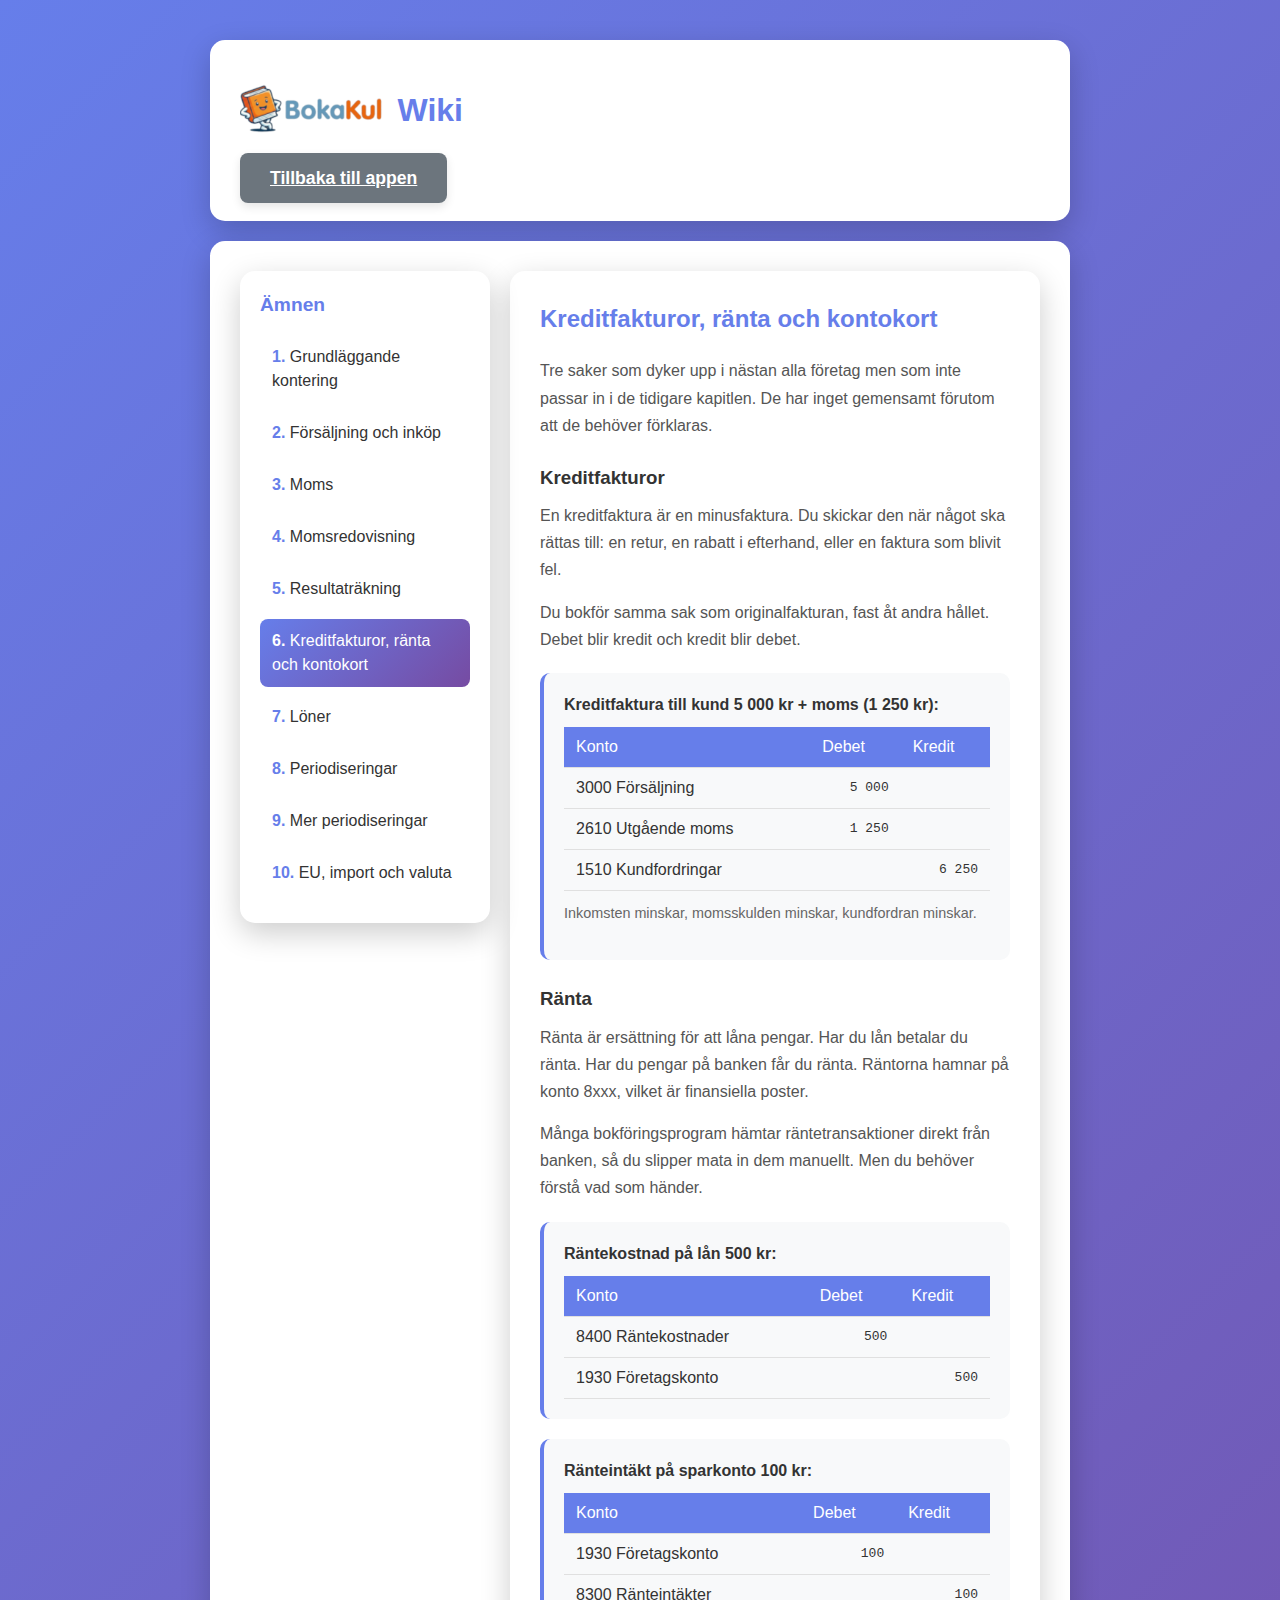
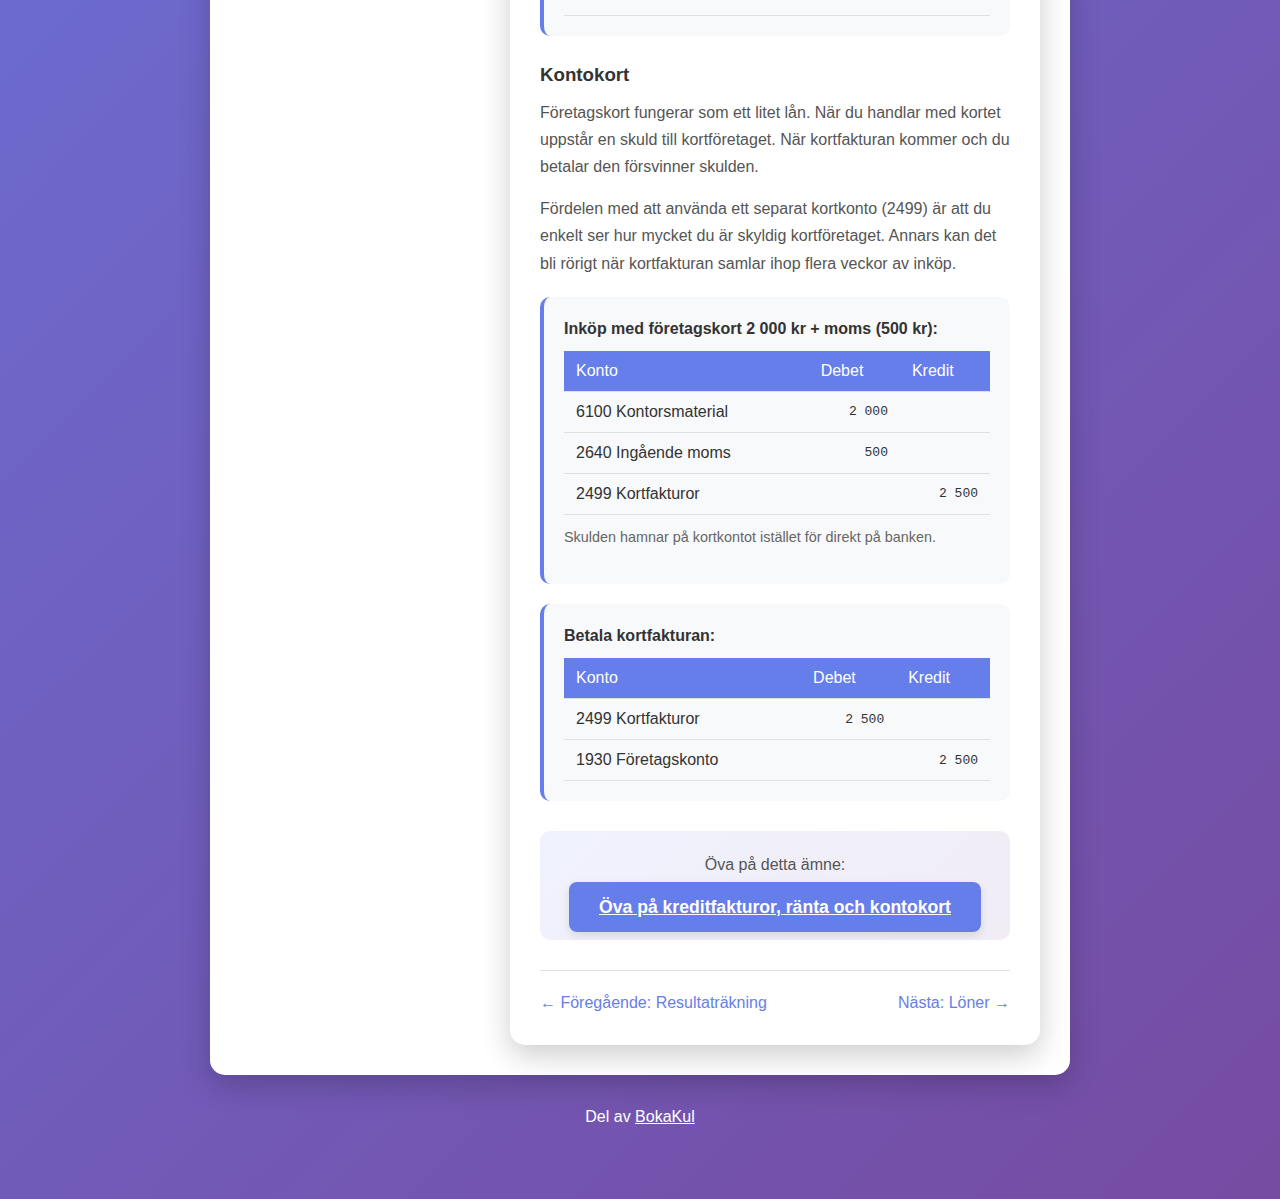
<file: wiki/kreditfakturor.html>
<!DOCTYPE html>
<html lang="sv">
<head>
    <meta charset="UTF-8">
    <meta name="viewport" content="width=device-width, initial-scale=1.0">
    <title>Kreditfakturor, ränta och kontokort | BokaKul Wiki</title>
    <meta name="description" content="Lär dig bokföra kreditfakturor, ränteintäkter, räntekostnader och kontokortsinköp.">
    <link rel="stylesheet" href="../style.css">
    <link rel="stylesheet" href="wiki.css">
</head>
<body>
    <div class="wiki-container">
        <header class="wiki-header">
            <h1><img src="../logga.png" alt="BokaKul" class="site-logo"> Wiki</h1>
            <a href="../index.html" class="btn btn-secondary">Tillbaka till appen</a>
        </header>

        <main class="wiki-content">
            <nav class="wiki-nav">
                <h2>Ämnen</h2>
                <ol class="wiki-topic-list">
                    <li><a href="grundlaggande.html">Grundläggande kontering</a></li>
                    <li><a href="forsaljning-inkop.html">Försäljning och inköp</a></li>
                    <li><a href="moms.html">Moms</a></li>
                    <li><a href="momsredovisning.html">Momsredovisning</a></li>
                    <li><a href="resultatrakning.html">Resultaträkning</a></li>
                    <li><a href="kreditfakturor.html" class="active">Kreditfakturor, ränta och kontokort</a></li>
                    <li><a href="loner.html">Löner</a></li>
                    <li><a href="periodiseringar.html">Periodiseringar</a></li>
                    <li><a href="mer-periodiseringar.html">Mer periodiseringar</a></li>
                    <li><a href="eu-import-valuta.html">EU, import och valuta</a></li>
                </ol>
            </nav>

            <article class="wiki-article">
                <h2>Kreditfakturor, ränta och kontokort</h2>

                <p>Tre saker som dyker upp i nästan alla företag men som inte passar in i de tidigare kapitlen. De har inget gemensamt förutom att de behöver förklaras.</p>

                <h3>Kreditfakturor</h3>
                <p>En kreditfaktura är en minusfaktura. Du skickar den när något ska rättas till: en retur, en rabatt i efterhand, eller en faktura som blivit fel.</p>

                <p>Du bokför samma sak som originalfakturan, fast åt andra hållet. Debet blir kredit och kredit blir debet.</p>

                <div class="kontering-example">
                    <h4>Kreditfaktura till kund 5 000 kr + moms (1 250 kr):</h4>
                    <table class="kontering-table">
                        <tr>
                            <th>Konto</th>
                            <th>Debet</th>
                            <th>Kredit</th>
                        </tr>
                        <tr>
                            <td>3000 Försäljning</td>
                            <td>5 000</td>
                            <td></td>
                        </tr>
                        <tr>
                            <td>2610 Utgående moms</td>
                            <td>1 250</td>
                            <td></td>
                        </tr>
                        <tr>
                            <td>1510 Kundfordringar</td>
                            <td></td>
                            <td>6 250</td>
                        </tr>
                    </table>
                    <p style="margin-top: 10px; font-size: 0.9em; color: #666;">Inkomsten minskar, momsskulden minskar, kundfordran minskar.</p>
                </div>

                <h3>Ränta</h3>
                <p>Ränta är ersättning för att låna pengar. Har du lån betalar du ränta. Har du pengar på banken får du ränta. Räntorna hamnar på konto 8xxx, vilket är finansiella poster.</p>

                <p>Många bokföringsprogram hämtar räntetransaktioner direkt från banken, så du slipper mata in dem manuellt. Men du behöver förstå vad som händer.</p>

                <div class="kontering-example">
                    <h4>Räntekostnad på lån 500 kr:</h4>
                    <table class="kontering-table">
                        <tr>
                            <th>Konto</th>
                            <th>Debet</th>
                            <th>Kredit</th>
                        </tr>
                        <tr>
                            <td>8400 Räntekostnader</td>
                            <td>500</td>
                            <td></td>
                        </tr>
                        <tr>
                            <td>1930 Företagskonto</td>
                            <td></td>
                            <td>500</td>
                        </tr>
                    </table>
                </div>

                <div class="kontering-example">
                    <h4>Ränteintäkt på sparkonto 100 kr:</h4>
                    <table class="kontering-table">
                        <tr>
                            <th>Konto</th>
                            <th>Debet</th>
                            <th>Kredit</th>
                        </tr>
                        <tr>
                            <td>1930 Företagskonto</td>
                            <td>100</td>
                            <td></td>
                        </tr>
                        <tr>
                            <td>8300 Ränteintäkter</td>
                            <td></td>
                            <td>100</td>
                        </tr>
                    </table>
                </div>

                <h3>Kontokort</h3>
                <p>Företagskort fungerar som ett litet lån. När du handlar med kortet uppstår en skuld till kortföretaget. När kortfakturan kommer och du betalar den försvinner skulden.</p>

                <p>Fördelen med att använda ett separat kortkonto (2499) är att du enkelt ser hur mycket du är skyldig kortföretaget. Annars kan det bli rörigt när kortfakturan samlar ihop flera veckor av inköp.</p>

                <div class="kontering-example">
                    <h4>Inköp med företagskort 2 000 kr + moms (500 kr):</h4>
                    <table class="kontering-table">
                        <tr>
                            <th>Konto</th>
                            <th>Debet</th>
                            <th>Kredit</th>
                        </tr>
                        <tr>
                            <td>6100 Kontorsmaterial</td>
                            <td>2 000</td>
                            <td></td>
                        </tr>
                        <tr>
                            <td>2640 Ingående moms</td>
                            <td>500</td>
                            <td></td>
                        </tr>
                        <tr>
                            <td>2499 Kortfakturor</td>
                            <td></td>
                            <td>2 500</td>
                        </tr>
                    </table>
                    <p style="margin-top: 10px; font-size: 0.9em; color: #666;">Skulden hamnar på kortkontot istället för direkt på banken.</p>
                </div>

                <div class="kontering-example">
                    <h4>Betala kortfakturan:</h4>
                    <table class="kontering-table">
                        <tr>
                            <th>Konto</th>
                            <th>Debet</th>
                            <th>Kredit</th>
                        </tr>
                        <tr>
                            <td>2499 Kortfakturor</td>
                            <td>2 500</td>
                            <td></td>
                        </tr>
                        <tr>
                            <td>1930 Företagskonto</td>
                            <td></td>
                            <td>2 500</td>
                        </tr>
                    </table>
                </div>

                <div class="wiki-cta">
                    <p>Öva på detta ämne:</p>
                    <a href="../index.html?level=6" class="btn btn-primary">Öva på kreditfakturor, ränta och kontokort</a>
                </div>

                <nav class="wiki-article-nav">
                    <a href="resultatrakning.html">← Föregående: Resultaträkning</a>
                    <a href="loner.html">Nästa: Löner →</a>
                </nav>
            </article>
        </main>

        <footer class="wiki-footer">
            <p>Del av <a href="../index.html">BokaKul</a></p>
        </footer>
    </div>
</body>
</html>
</file>
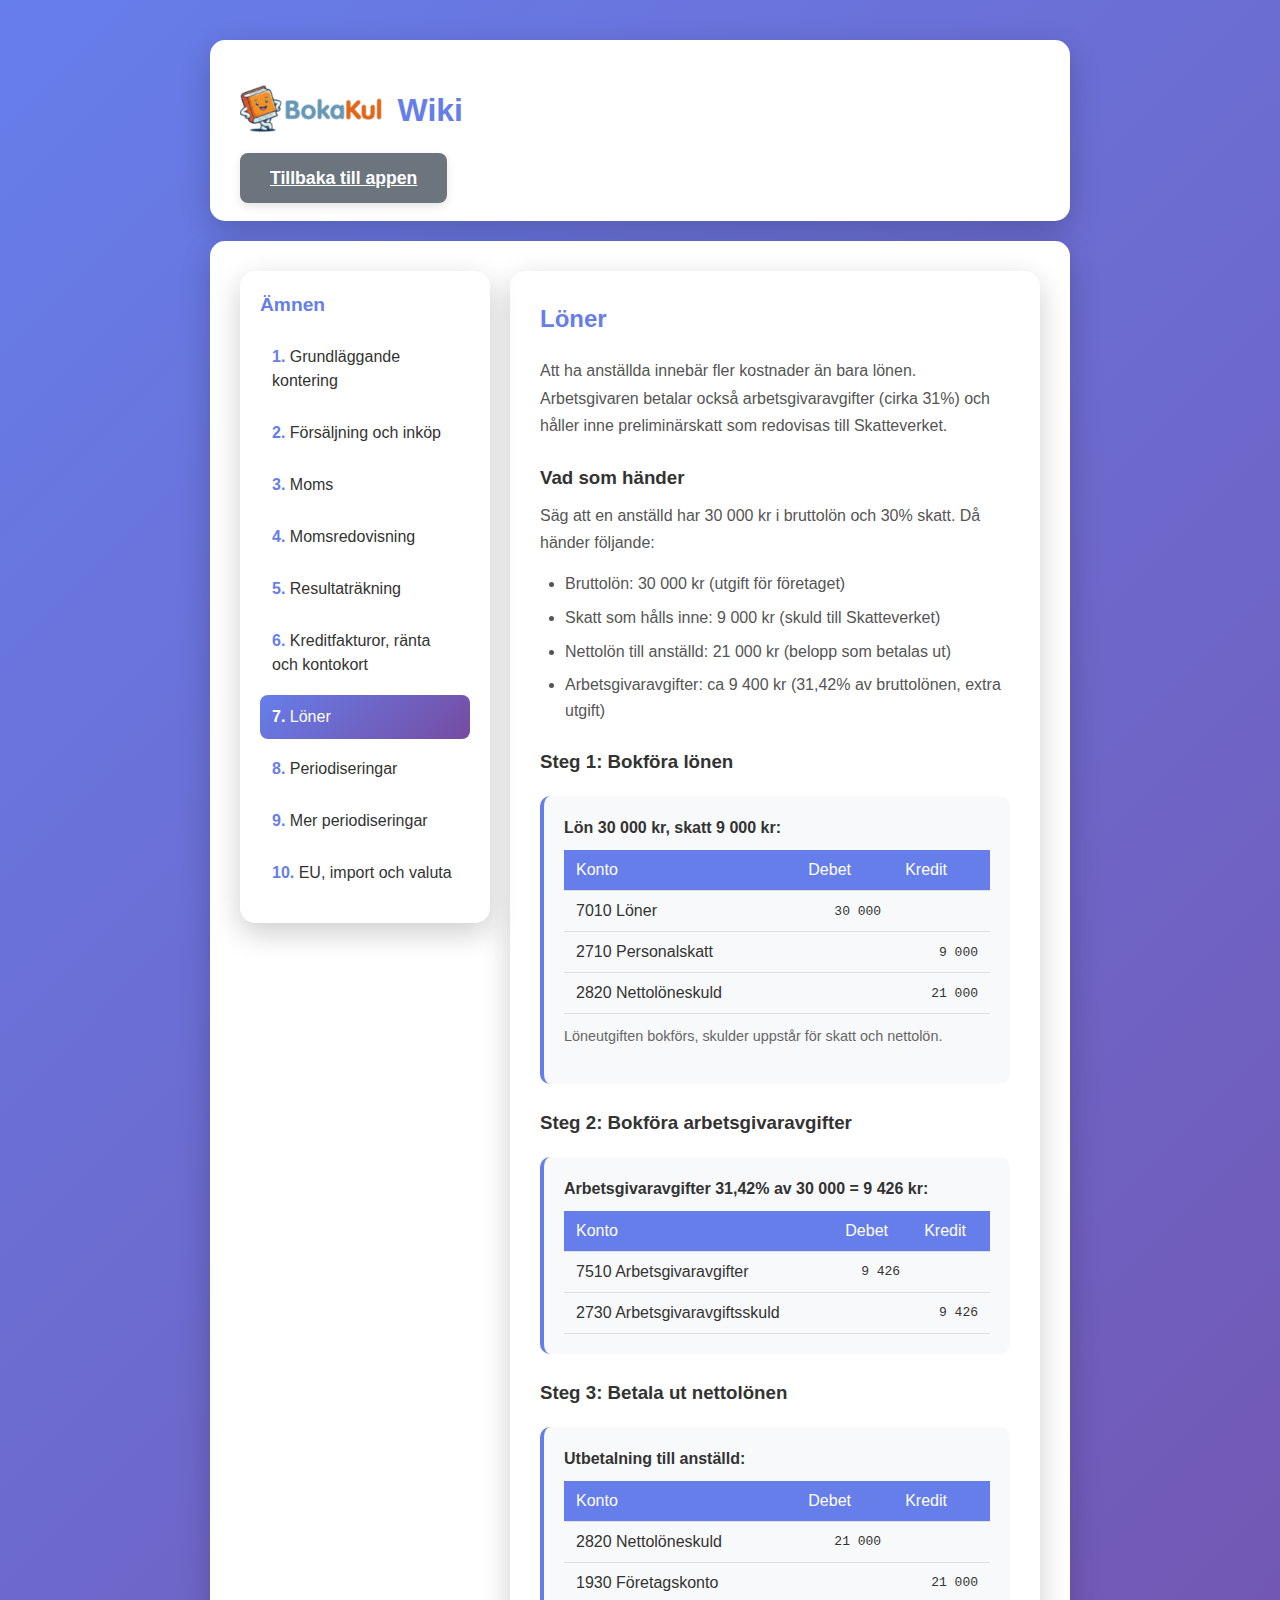
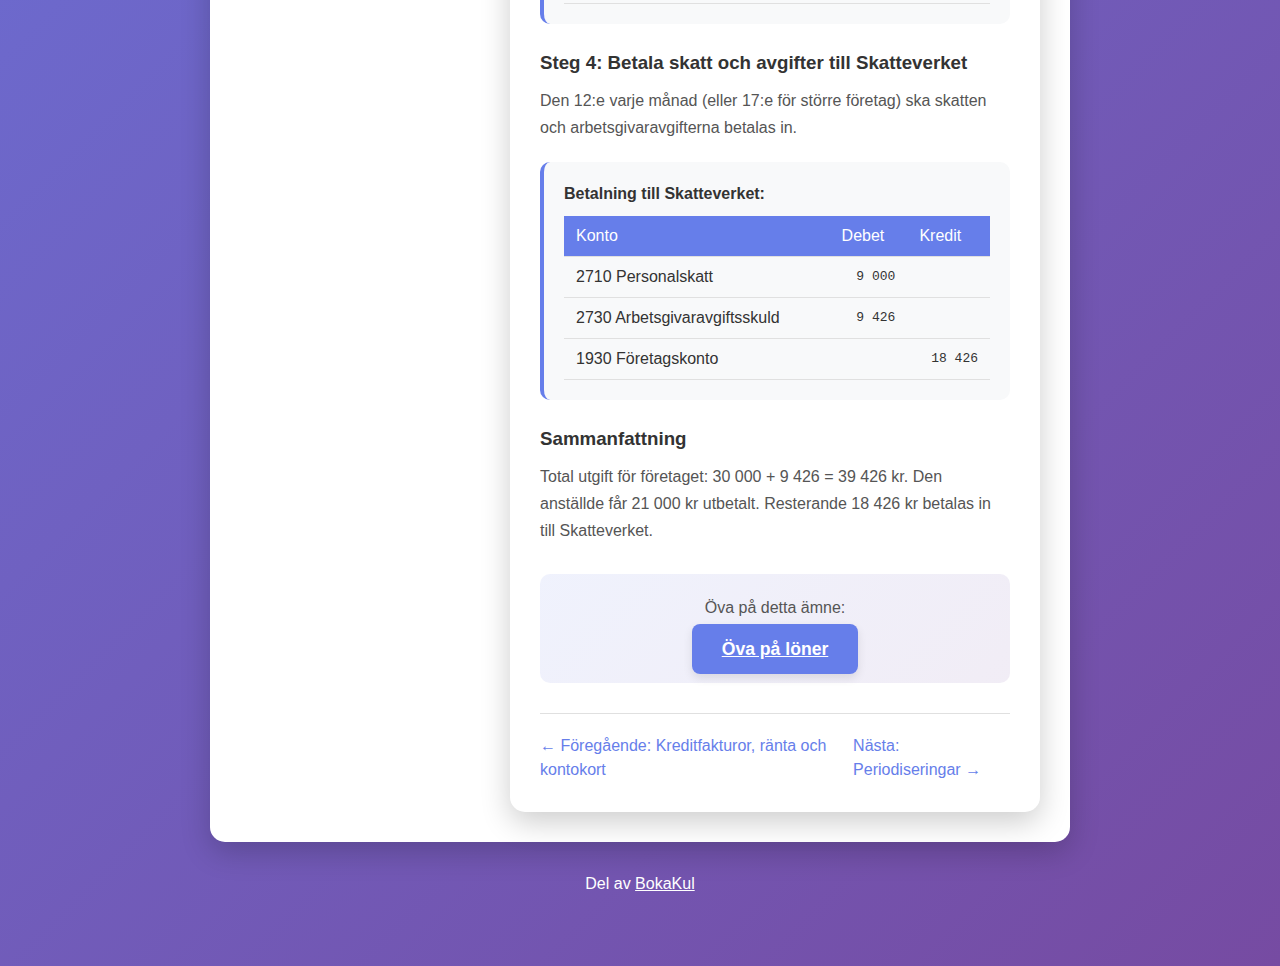
<file: wiki/loner.html>
<!DOCTYPE html>
<html lang="sv">
<head>
    <meta charset="UTF-8">
    <meta name="viewport" content="width=device-width, initial-scale=1.0">
    <title>Löner | BokaKul Wiki</title>
    <meta name="description" content="Lär dig bokföra löner, arbetsgivaravgifter och preliminärskatt. Allt som händer när någon får betalt.">
    <link rel="stylesheet" href="../style.css">
    <link rel="stylesheet" href="wiki.css">
</head>
<body>
    <div class="wiki-container">
        <header class="wiki-header">
            <h1><img src="../logga.png" alt="BokaKul" class="site-logo"> Wiki</h1>
            <a href="../index.html" class="btn btn-secondary">Tillbaka till appen</a>
        </header>

        <main class="wiki-content">
            <nav class="wiki-nav">
                <h2>Ämnen</h2>
                <ol class="wiki-topic-list">
                    <li><a href="grundlaggande.html">Grundläggande kontering</a></li>
                    <li><a href="forsaljning-inkop.html">Försäljning och inköp</a></li>
                    <li><a href="moms.html">Moms</a></li>
                    <li><a href="momsredovisning.html">Momsredovisning</a></li>
                    <li><a href="resultatrakning.html">Resultaträkning</a></li>
                    <li><a href="kreditfakturor.html">Kreditfakturor, ränta och kontokort</a></li>
                    <li><a href="loner.html" class="active">Löner</a></li>
                    <li><a href="periodiseringar.html">Periodiseringar</a></li>
                    <li><a href="mer-periodiseringar.html">Mer periodiseringar</a></li>
                    <li><a href="eu-import-valuta.html">EU, import och valuta</a></li>
                </ol>
            </nav>

            <article class="wiki-article">
                <h2>Löner</h2>

                <p>Att ha anställda innebär fler kostnader än bara lönen. Arbetsgivaren betalar också arbetsgivaravgifter (cirka 31%) och håller inne preliminärskatt som redovisas till Skatteverket.</p>

                <h3>Vad som händer</h3>
                <p>Säg att en anställd har 30 000 kr i bruttolön och 30% skatt. Då händer följande:</p>
                <ul>
                    <li>Bruttolön: 30 000 kr (utgift för företaget)</li>
                    <li>Skatt som hålls inne: 9 000 kr (skuld till Skatteverket)</li>
                    <li>Nettolön till anställd: 21 000 kr (belopp som betalas ut)</li>
                    <li>Arbetsgivaravgifter: ca 9 400 kr (31,42% av bruttolönen, extra utgift)</li>
                </ul>

                <h3>Steg 1: Bokföra lönen</h3>

                <div class="kontering-example">
                    <h4>Lön 30 000 kr, skatt 9 000 kr:</h4>
                    <table class="kontering-table">
                        <tr>
                            <th>Konto</th>
                            <th>Debet</th>
                            <th>Kredit</th>
                        </tr>
                        <tr>
                            <td>7010 Löner</td>
                            <td>30 000</td>
                            <td></td>
                        </tr>
                        <tr>
                            <td>2710 Personalskatt</td>
                            <td></td>
                            <td>9 000</td>
                        </tr>
                        <tr>
                            <td>2820 Nettolöneskuld</td>
                            <td></td>
                            <td>21 000</td>
                        </tr>
                    </table>
                    <p style="margin-top: 10px; font-size: 0.9em; color: #666;">Löneutgiften bokförs, skulder uppstår för skatt och nettolön.</p>
                </div>

                <h3>Steg 2: Bokföra arbetsgivaravgifter</h3>

                <div class="kontering-example">
                    <h4>Arbetsgivaravgifter 31,42% av 30 000 = 9 426 kr:</h4>
                    <table class="kontering-table">
                        <tr>
                            <th>Konto</th>
                            <th>Debet</th>
                            <th>Kredit</th>
                        </tr>
                        <tr>
                            <td>7510 Arbetsgivaravgifter</td>
                            <td>9 426</td>
                            <td></td>
                        </tr>
                        <tr>
                            <td>2730 Arbetsgivaravgiftsskuld</td>
                            <td></td>
                            <td>9 426</td>
                        </tr>
                    </table>
                </div>

                <h3>Steg 3: Betala ut nettolönen</h3>

                <div class="kontering-example">
                    <h4>Utbetalning till anställd:</h4>
                    <table class="kontering-table">
                        <tr>
                            <th>Konto</th>
                            <th>Debet</th>
                            <th>Kredit</th>
                        </tr>
                        <tr>
                            <td>2820 Nettolöneskuld</td>
                            <td>21 000</td>
                            <td></td>
                        </tr>
                        <tr>
                            <td>1930 Företagskonto</td>
                            <td></td>
                            <td>21 000</td>
                        </tr>
                    </table>
                </div>

                <h3>Steg 4: Betala skatt och avgifter till Skatteverket</h3>
                <p>Den 12:e varje månad (eller 17:e för större företag) ska skatten och arbetsgivaravgifterna betalas in.</p>

                <div class="kontering-example">
                    <h4>Betalning till Skatteverket:</h4>
                    <table class="kontering-table">
                        <tr>
                            <th>Konto</th>
                            <th>Debet</th>
                            <th>Kredit</th>
                        </tr>
                        <tr>
                            <td>2710 Personalskatt</td>
                            <td>9 000</td>
                            <td></td>
                        </tr>
                        <tr>
                            <td>2730 Arbetsgivaravgiftsskuld</td>
                            <td>9 426</td>
                            <td></td>
                        </tr>
                        <tr>
                            <td>1930 Företagskonto</td>
                            <td></td>
                            <td>18 426</td>
                        </tr>
                    </table>
                </div>

                <h3>Sammanfattning</h3>
                <p>Total utgift för företaget: 30 000 + 9 426 = 39 426 kr. Den anställde får 21 000 kr utbetalt. Resterande 18 426 kr betalas in till Skatteverket.</p>

                <div class="wiki-cta">
                    <p>Öva på detta ämne:</p>
                    <a href="../index.html?level=7" class="btn btn-primary">Öva på löner</a>
                </div>

                <nav class="wiki-article-nav">
                    <a href="kreditfakturor.html">← Föregående: Kreditfakturor, ränta och kontokort</a>
                    <a href="periodiseringar.html">Nästa: Periodiseringar →</a>
                </nav>
            </article>
        </main>

        <footer class="wiki-footer">
            <p>Del av <a href="../index.html">BokaKul</a></p>
        </footer>
    </div>
</body>
</html>
</file>
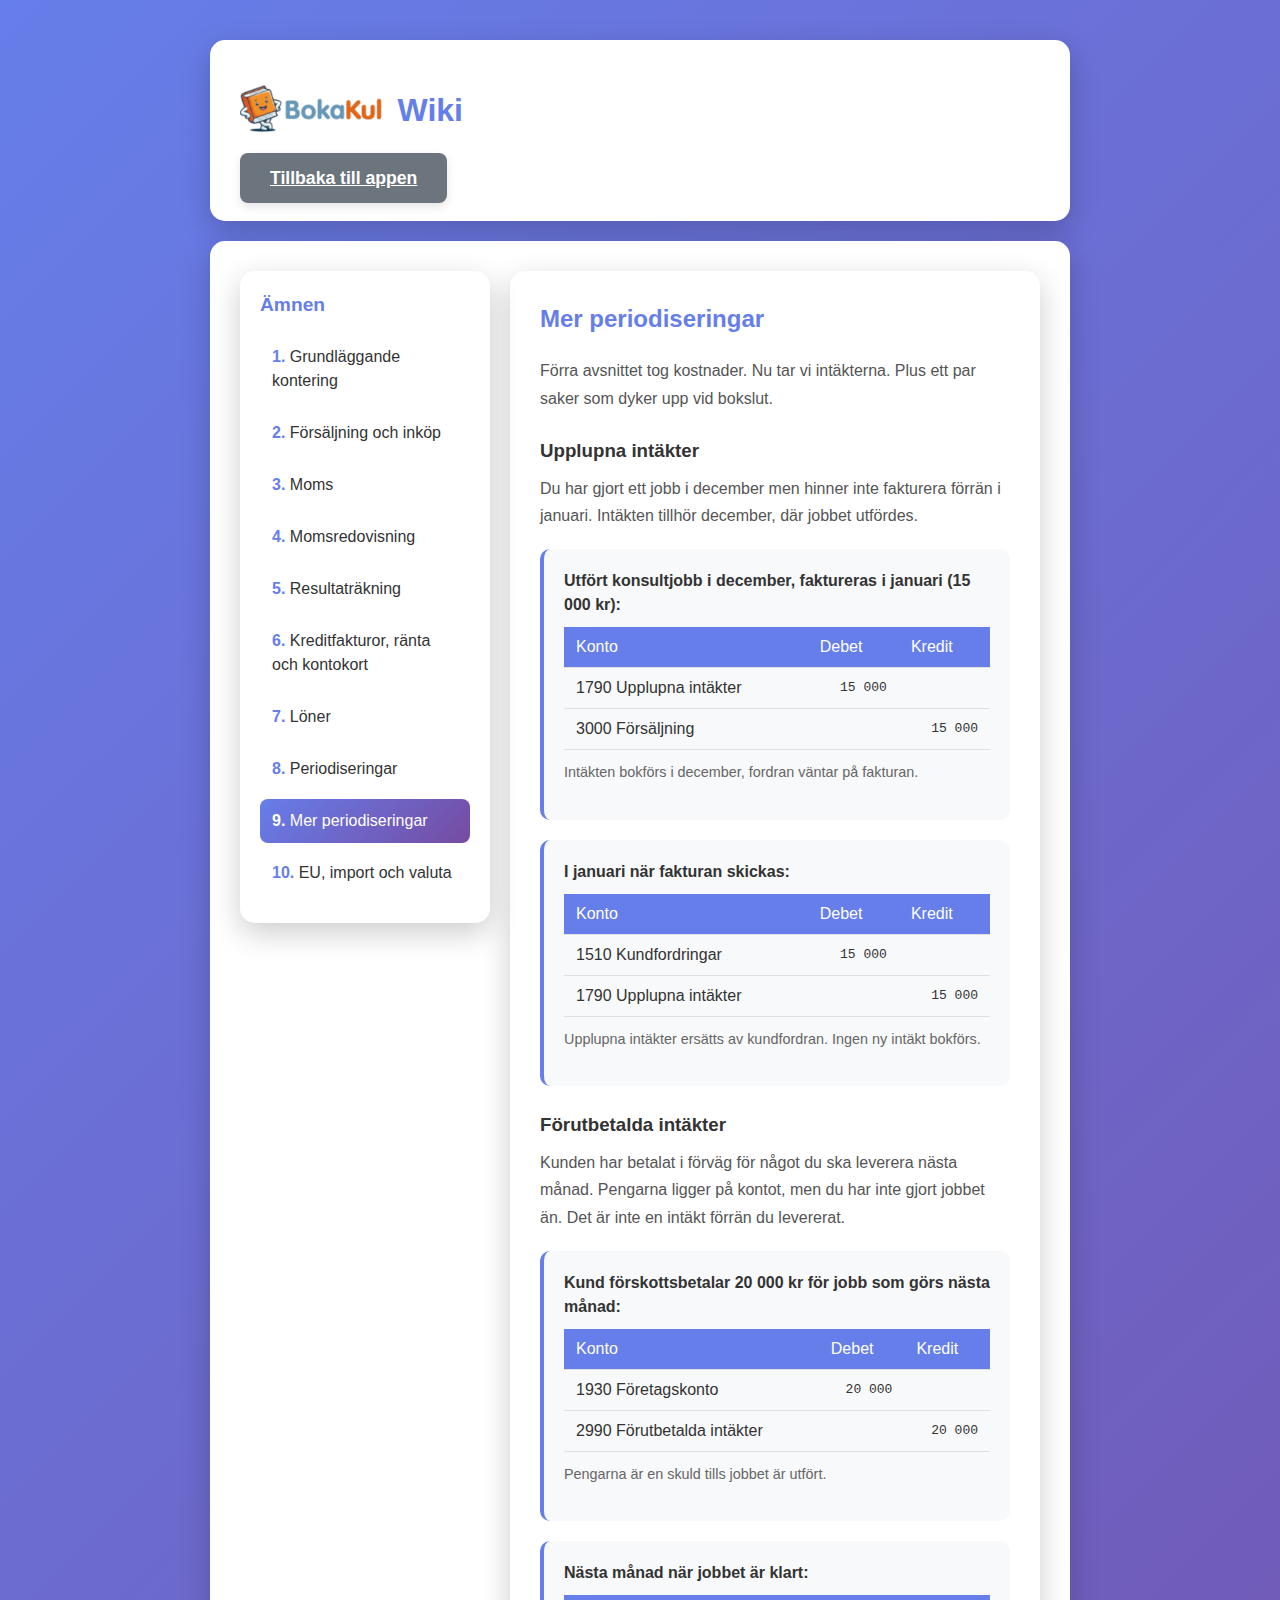
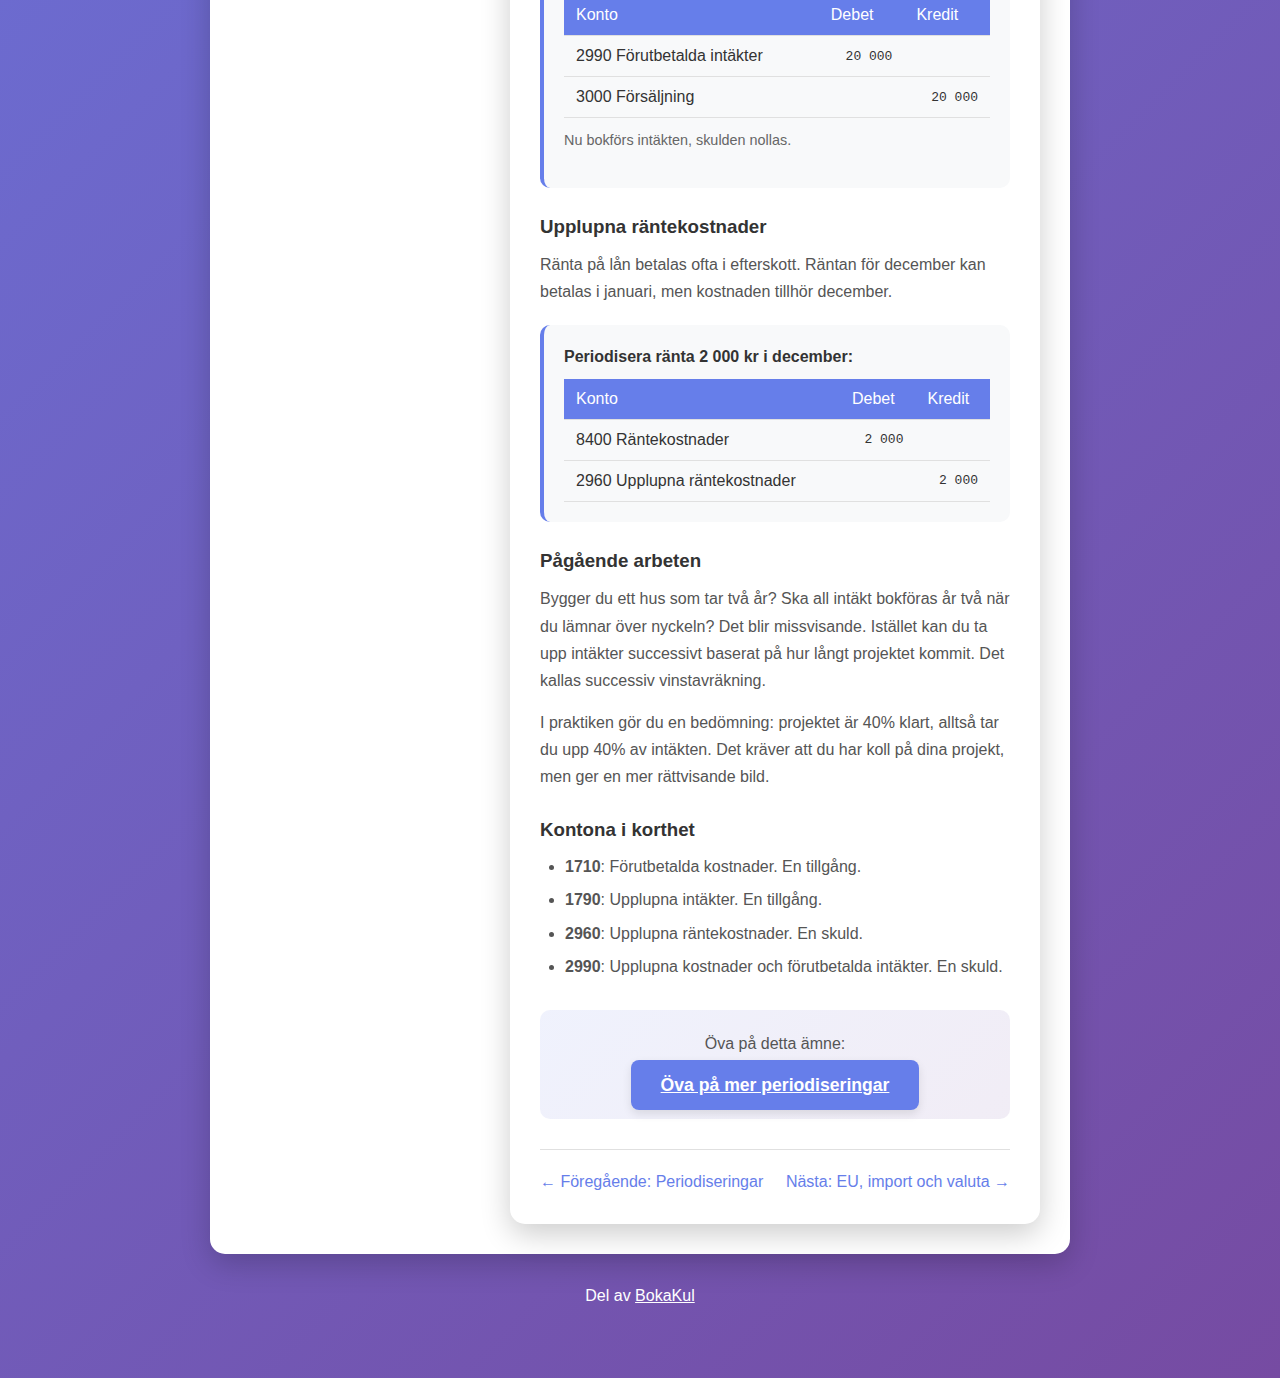
<file: wiki/mer-periodiseringar.html>
<!DOCTYPE html>
<html lang="sv">
<head>
    <meta charset="UTF-8">
    <meta name="viewport" content="width=device-width, initial-scale=1.0">
    <title>Mer periodiseringar | BokaKul Wiki</title>
    <meta name="description" content="Fördjupning i periodiseringar. Upplupna intäkter, förutbetalda intäkter och mer komplexa fall.">
    <link rel="stylesheet" href="../style.css">
    <link rel="stylesheet" href="wiki.css">
</head>
<body>
    <div class="wiki-container">
        <header class="wiki-header">
            <h1><img src="../logga.png" alt="BokaKul" class="site-logo"> Wiki</h1>
            <a href="../index.html" class="btn btn-secondary">Tillbaka till appen</a>
        </header>

        <main class="wiki-content">
            <nav class="wiki-nav">
                <h2>Ämnen</h2>
                <ol class="wiki-topic-list">
                    <li><a href="grundlaggande.html">Grundläggande kontering</a></li>
                    <li><a href="forsaljning-inkop.html">Försäljning och inköp</a></li>
                    <li><a href="moms.html">Moms</a></li>
                    <li><a href="momsredovisning.html">Momsredovisning</a></li>
                    <li><a href="resultatrakning.html">Resultaträkning</a></li>
                    <li><a href="kreditfakturor.html">Kreditfakturor, ränta och kontokort</a></li>
                    <li><a href="loner.html">Löner</a></li>
                    <li><a href="periodiseringar.html">Periodiseringar</a></li>
                    <li><a href="mer-periodiseringar.html" class="active">Mer periodiseringar</a></li>
                    <li><a href="eu-import-valuta.html">EU, import och valuta</a></li>
                </ol>
            </nav>

            <article class="wiki-article">
                <h2>Mer periodiseringar</h2>

                <p>Förra avsnittet tog kostnader. Nu tar vi intäkterna. Plus ett par saker som dyker upp vid bokslut.</p>

                <h3>Upplupna intäkter</h3>
                <p>Du har gjort ett jobb i december men hinner inte fakturera förrän i januari. Intäkten tillhör december, där jobbet utfördes.</p>

                <div class="kontering-example">
                    <h4>Utfört konsultjobb i december, faktureras i januari (15 000 kr):</h4>
                    <table class="kontering-table">
                        <tr>
                            <th>Konto</th>
                            <th>Debet</th>
                            <th>Kredit</th>
                        </tr>
                        <tr>
                            <td>1790 Upplupna intäkter</td>
                            <td>15 000</td>
                            <td></td>
                        </tr>
                        <tr>
                            <td>3000 Försäljning</td>
                            <td></td>
                            <td>15 000</td>
                        </tr>
                    </table>
                    <p style="margin-top: 10px; font-size: 0.9em; color: #666;">Intäkten bokförs i december, fordran väntar på fakturan.</p>
                </div>

                <div class="kontering-example">
                    <h4>I januari när fakturan skickas:</h4>
                    <table class="kontering-table">
                        <tr>
                            <th>Konto</th>
                            <th>Debet</th>
                            <th>Kredit</th>
                        </tr>
                        <tr>
                            <td>1510 Kundfordringar</td>
                            <td>15 000</td>
                            <td></td>
                        </tr>
                        <tr>
                            <td>1790 Upplupna intäkter</td>
                            <td></td>
                            <td>15 000</td>
                        </tr>
                    </table>
                    <p style="margin-top: 10px; font-size: 0.9em; color: #666;">Upplupna intäkter ersätts av kundfordran. Ingen ny intäkt bokförs.</p>
                </div>

                <h3>Förutbetalda intäkter</h3>
                <p>Kunden har betalat i förväg för något du ska leverera nästa månad. Pengarna ligger på kontot, men du har inte gjort jobbet än. Det är inte en intäkt förrän du levererat.</p>

                <div class="kontering-example">
                    <h4>Kund förskottsbetalar 20 000 kr för jobb som görs nästa månad:</h4>
                    <table class="kontering-table">
                        <tr>
                            <th>Konto</th>
                            <th>Debet</th>
                            <th>Kredit</th>
                        </tr>
                        <tr>
                            <td>1930 Företagskonto</td>
                            <td>20 000</td>
                            <td></td>
                        </tr>
                        <tr>
                            <td>2990 Förutbetalda intäkter</td>
                            <td></td>
                            <td>20 000</td>
                        </tr>
                    </table>
                    <p style="margin-top: 10px; font-size: 0.9em; color: #666;">Pengarna är en skuld tills jobbet är utfört.</p>
                </div>

                <div class="kontering-example">
                    <h4>Nästa månad när jobbet är klart:</h4>
                    <table class="kontering-table">
                        <tr>
                            <th>Konto</th>
                            <th>Debet</th>
                            <th>Kredit</th>
                        </tr>
                        <tr>
                            <td>2990 Förutbetalda intäkter</td>
                            <td>20 000</td>
                            <td></td>
                        </tr>
                        <tr>
                            <td>3000 Försäljning</td>
                            <td></td>
                            <td>20 000</td>
                        </tr>
                    </table>
                    <p style="margin-top: 10px; font-size: 0.9em; color: #666;">Nu bokförs intäkten, skulden nollas.</p>
                </div>

                <h3>Upplupna räntekostnader</h3>
                <p>Ränta på lån betalas ofta i efterskott. Räntan för december kan betalas i januari, men kostnaden tillhör december.</p>

                <div class="kontering-example">
                    <h4>Periodisera ränta 2 000 kr i december:</h4>
                    <table class="kontering-table">
                        <tr>
                            <th>Konto</th>
                            <th>Debet</th>
                            <th>Kredit</th>
                        </tr>
                        <tr>
                            <td>8400 Räntekostnader</td>
                            <td>2 000</td>
                            <td></td>
                        </tr>
                        <tr>
                            <td>2960 Upplupna räntekostnader</td>
                            <td></td>
                            <td>2 000</td>
                        </tr>
                    </table>
                </div>

                <h3>Pågående arbeten</h3>
                <p>Bygger du ett hus som tar två år? Ska all intäkt bokföras år två när du lämnar över nyckeln? Det blir missvisande. Istället kan du ta upp intäkter successivt baserat på hur långt projektet kommit. Det kallas successiv vinstavräkning.</p>

                <p>I praktiken gör du en bedömning: projektet är 40% klart, alltså tar du upp 40% av intäkten. Det kräver att du har koll på dina projekt, men ger en mer rättvisande bild.</p>

                <h3>Kontona i korthet</h3>
                <ul>
                    <li><strong>1710</strong>: Förutbetalda kostnader. En tillgång.</li>
                    <li><strong>1790</strong>: Upplupna intäkter. En tillgång.</li>
                    <li><strong>2960</strong>: Upplupna räntekostnader. En skuld.</li>
                    <li><strong>2990</strong>: Upplupna kostnader och förutbetalda intäkter. En skuld.</li>
                </ul>

                <div class="wiki-cta">
                    <p>Öva på detta ämne:</p>
                    <a href="../index.html?level=9" class="btn btn-primary">Öva på mer periodiseringar</a>
                </div>

                <nav class="wiki-article-nav">
                    <a href="periodiseringar.html">← Föregående: Periodiseringar</a>
                    <a href="eu-import-valuta.html">Nästa: EU, import och valuta →</a>
                </nav>
            </article>
        </main>

        <footer class="wiki-footer">
            <p>Del av <a href="../index.html">BokaKul</a></p>
        </footer>
    </div>
</body>
</html>
</file>
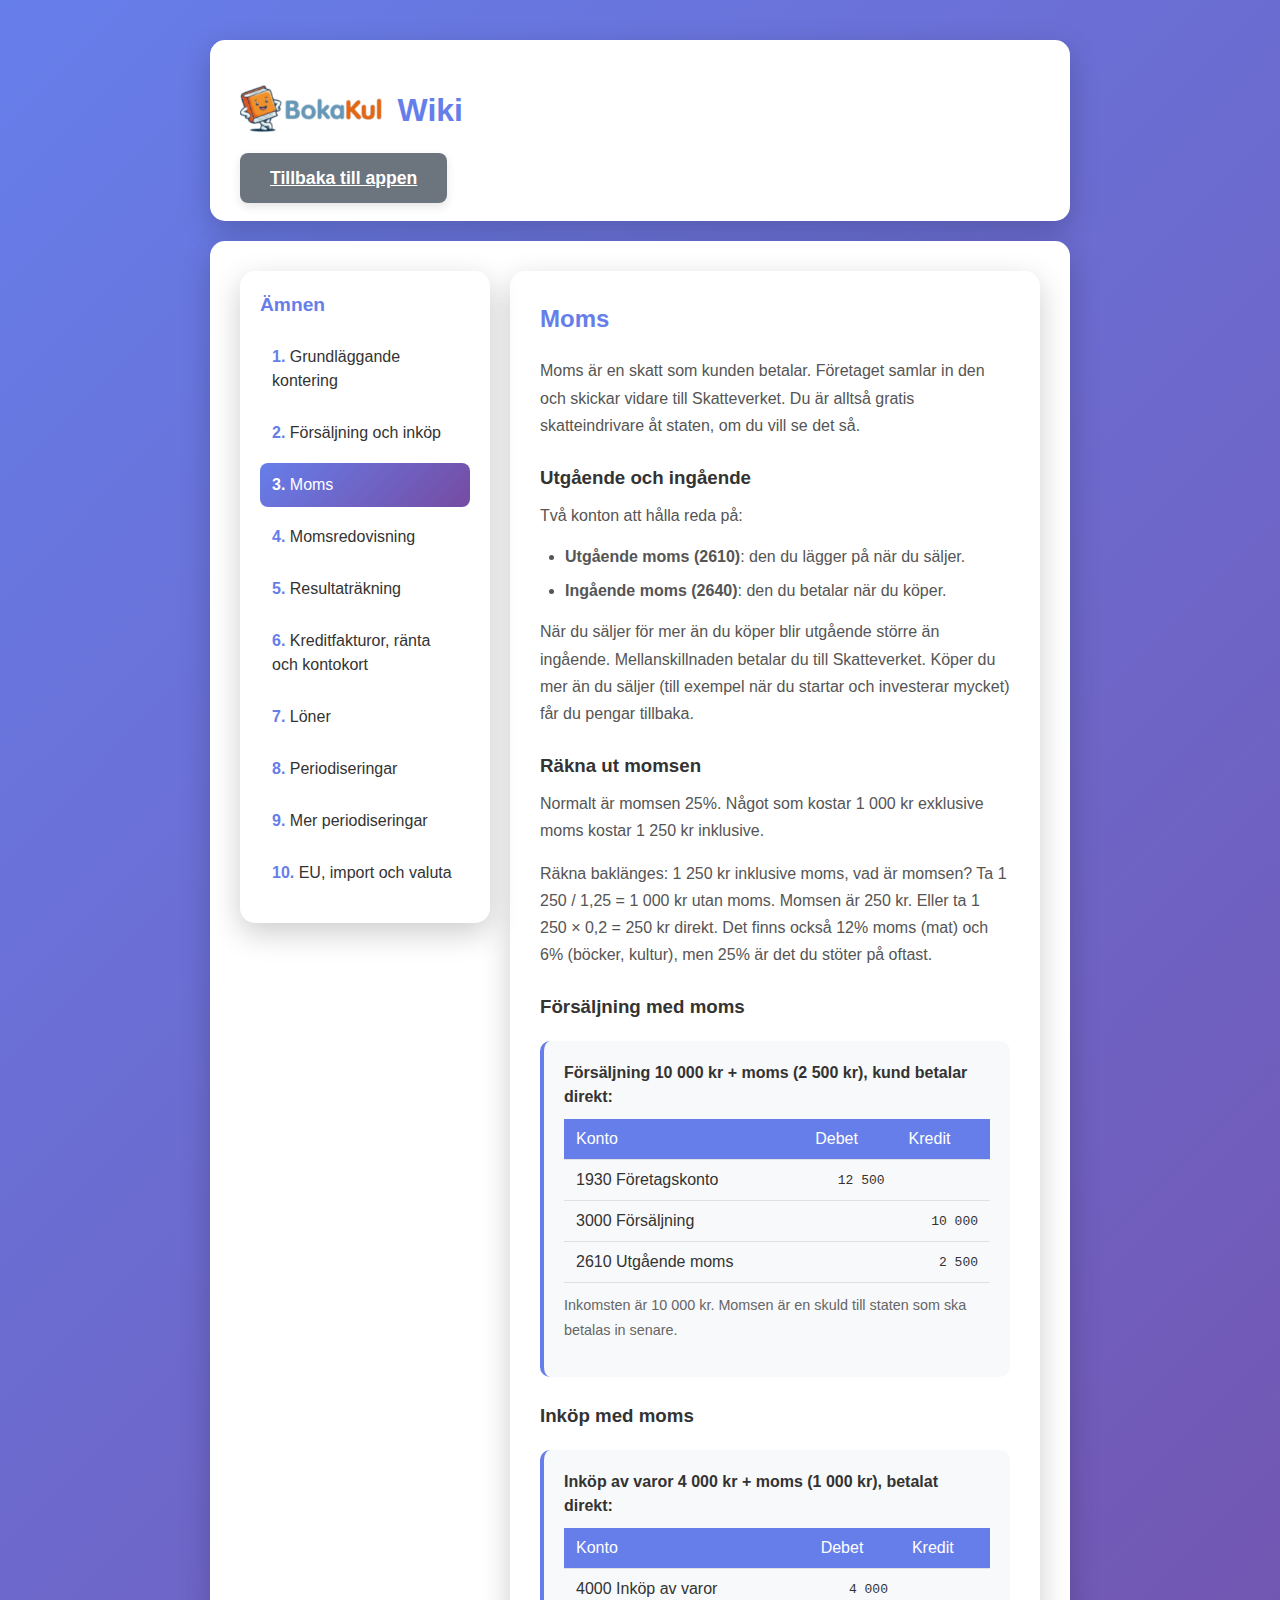
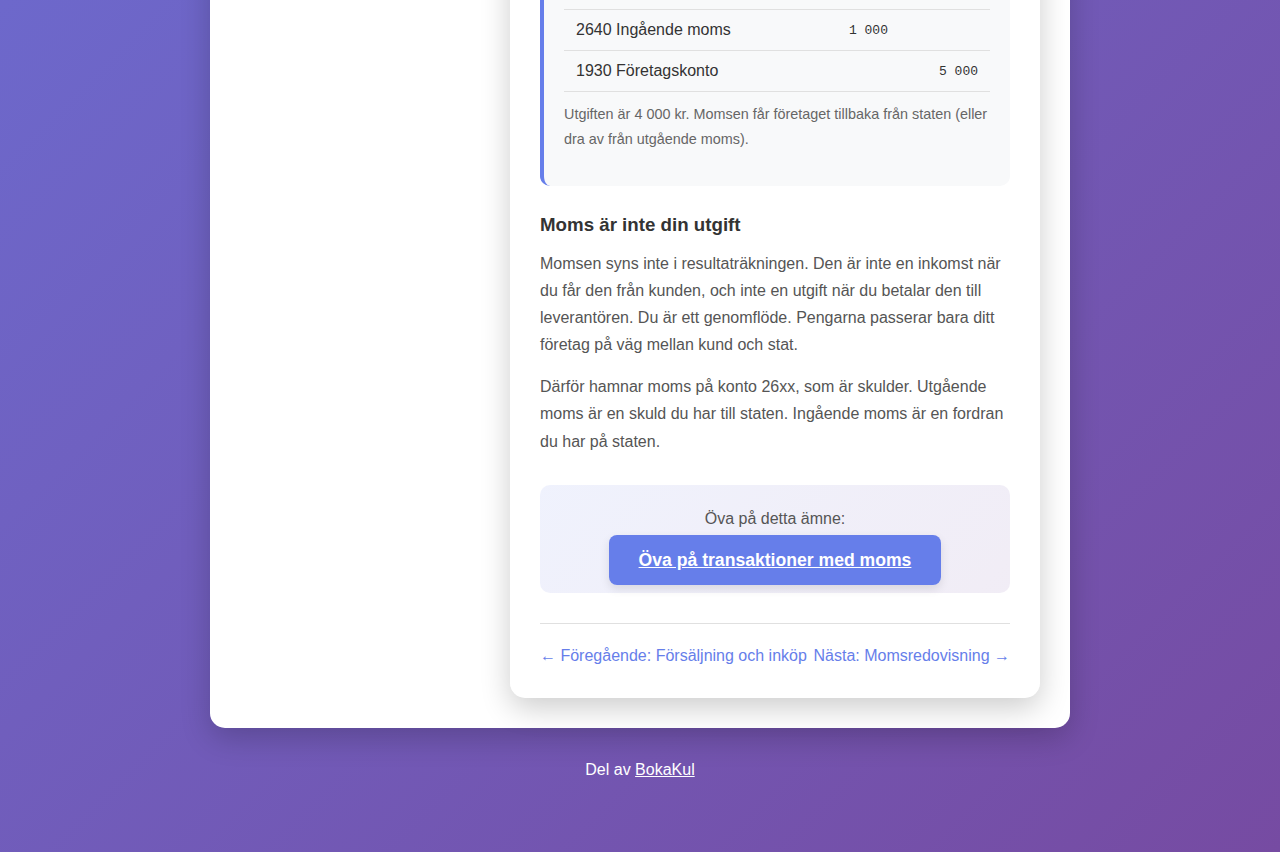
<file: wiki/moms.html>
<!DOCTYPE html>
<html lang="sv">
<head>
    <meta charset="UTF-8">
    <meta name="viewport" content="width=device-width, initial-scale=1.0">
    <title>Moms i bokföringen | BokaKul Wiki</title>
    <meta name="description" content="Lär dig bokföra moms. Ingående moms, utgående moms och hur man håller isär dem.">
    <link rel="stylesheet" href="../style.css">
    <link rel="stylesheet" href="wiki.css">
</head>
<body>
    <div class="wiki-container">
        <header class="wiki-header">
            <h1><img src="../logga.png" alt="BokaKul" class="site-logo"> Wiki</h1>
            <a href="../index.html" class="btn btn-secondary">Tillbaka till appen</a>
        </header>

        <main class="wiki-content">
            <nav class="wiki-nav">
                <h2>Ämnen</h2>
                <ol class="wiki-topic-list">
                    <li><a href="grundlaggande.html">Grundläggande kontering</a></li>
                    <li><a href="forsaljning-inkop.html">Försäljning och inköp</a></li>
                    <li><a href="moms.html" class="active">Moms</a></li>
                    <li><a href="momsredovisning.html">Momsredovisning</a></li>
                    <li><a href="resultatrakning.html">Resultaträkning</a></li>
                    <li><a href="kreditfakturor.html">Kreditfakturor, ränta och kontokort</a></li>
                    <li><a href="loner.html">Löner</a></li>
                    <li><a href="periodiseringar.html">Periodiseringar</a></li>
                    <li><a href="mer-periodiseringar.html">Mer periodiseringar</a></li>
                    <li><a href="eu-import-valuta.html">EU, import och valuta</a></li>
                </ol>
            </nav>

            <article class="wiki-article">
                <h2>Moms</h2>

                <p>Moms är en skatt som kunden betalar. Företaget samlar in den och skickar vidare till Skatteverket. Du är alltså gratis skatteindrivare åt staten, om du vill se det så.</p>

                <h3>Utgående och ingående</h3>
                <p>Två konton att hålla reda på:</p>
                <ul>
                    <li><strong>Utgående moms (2610)</strong>: den du lägger på när du säljer.</li>
                    <li><strong>Ingående moms (2640)</strong>: den du betalar när du köper.</li>
                </ul>

                <p>När du säljer för mer än du köper blir utgående större än ingående. Mellanskillnaden betalar du till Skatteverket. Köper du mer än du säljer (till exempel när du startar och investerar mycket) får du pengar tillbaka.</p>

                <h3>Räkna ut momsen</h3>
                <p>Normalt är momsen 25%. Något som kostar 1 000 kr exklusive moms kostar 1 250 kr inklusive.</p>

                <p>Räkna baklänges: 1 250 kr inklusive moms, vad är momsen? Ta 1 250 / 1,25 = 1 000 kr utan moms. Momsen är 250 kr. Eller ta 1 250 × 0,2 = 250 kr direkt. Det finns också 12% moms (mat) och 6% (böcker, kultur), men 25% är det du stöter på oftast.</p>

                <h3>Försäljning med moms</h3>

                <div class="kontering-example">
                    <h4>Försäljning 10 000 kr + moms (2 500 kr), kund betalar direkt:</h4>
                    <table class="kontering-table">
                        <tr>
                            <th>Konto</th>
                            <th>Debet</th>
                            <th>Kredit</th>
                        </tr>
                        <tr>
                            <td>1930 Företagskonto</td>
                            <td>12 500</td>
                            <td></td>
                        </tr>
                        <tr>
                            <td>3000 Försäljning</td>
                            <td></td>
                            <td>10 000</td>
                        </tr>
                        <tr>
                            <td>2610 Utgående moms</td>
                            <td></td>
                            <td>2 500</td>
                        </tr>
                    </table>
                    <p style="margin-top: 10px; font-size: 0.9em; color: #666;">Inkomsten är 10 000 kr. Momsen är en skuld till staten som ska betalas in senare.</p>
                </div>

                <h3>Inköp med moms</h3>

                <div class="kontering-example">
                    <h4>Inköp av varor 4 000 kr + moms (1 000 kr), betalat direkt:</h4>
                    <table class="kontering-table">
                        <tr>
                            <th>Konto</th>
                            <th>Debet</th>
                            <th>Kredit</th>
                        </tr>
                        <tr>
                            <td>4000 Inköp av varor</td>
                            <td>4 000</td>
                            <td></td>
                        </tr>
                        <tr>
                            <td>2640 Ingående moms</td>
                            <td>1 000</td>
                            <td></td>
                        </tr>
                        <tr>
                            <td>1930 Företagskonto</td>
                            <td></td>
                            <td>5 000</td>
                        </tr>
                    </table>
                    <p style="margin-top: 10px; font-size: 0.9em; color: #666;">Utgiften är 4 000 kr. Momsen får företaget tillbaka från staten (eller dra av från utgående moms).</p>
                </div>

                <h3>Moms är inte din utgift</h3>
                <p>Momsen syns inte i resultaträkningen. Den är inte en inkomst när du får den från kunden, och inte en utgift när du betalar den till leverantören. Du är ett genomflöde. Pengarna passerar bara ditt företag på väg mellan kund och stat.</p>

                <p>Därför hamnar moms på konto 26xx, som är skulder. Utgående moms är en skuld du har till staten. Ingående moms är en fordran du har på staten.</p>

                <div class="wiki-cta">
                    <p>Öva på detta ämne:</p>
                    <a href="../index.html?level=3" class="btn btn-primary">Öva på transaktioner med moms</a>
                </div>

                <nav class="wiki-article-nav">
                    <a href="forsaljning-inkop.html">← Föregående: Försäljning och inköp</a>
                    <a href="momsredovisning.html">Nästa: Momsredovisning →</a>
                </nav>
            </article>
        </main>

        <footer class="wiki-footer">
            <p>Del av <a href="../index.html">BokaKul</a></p>
        </footer>
    </div>
</body>
</html>
</file>
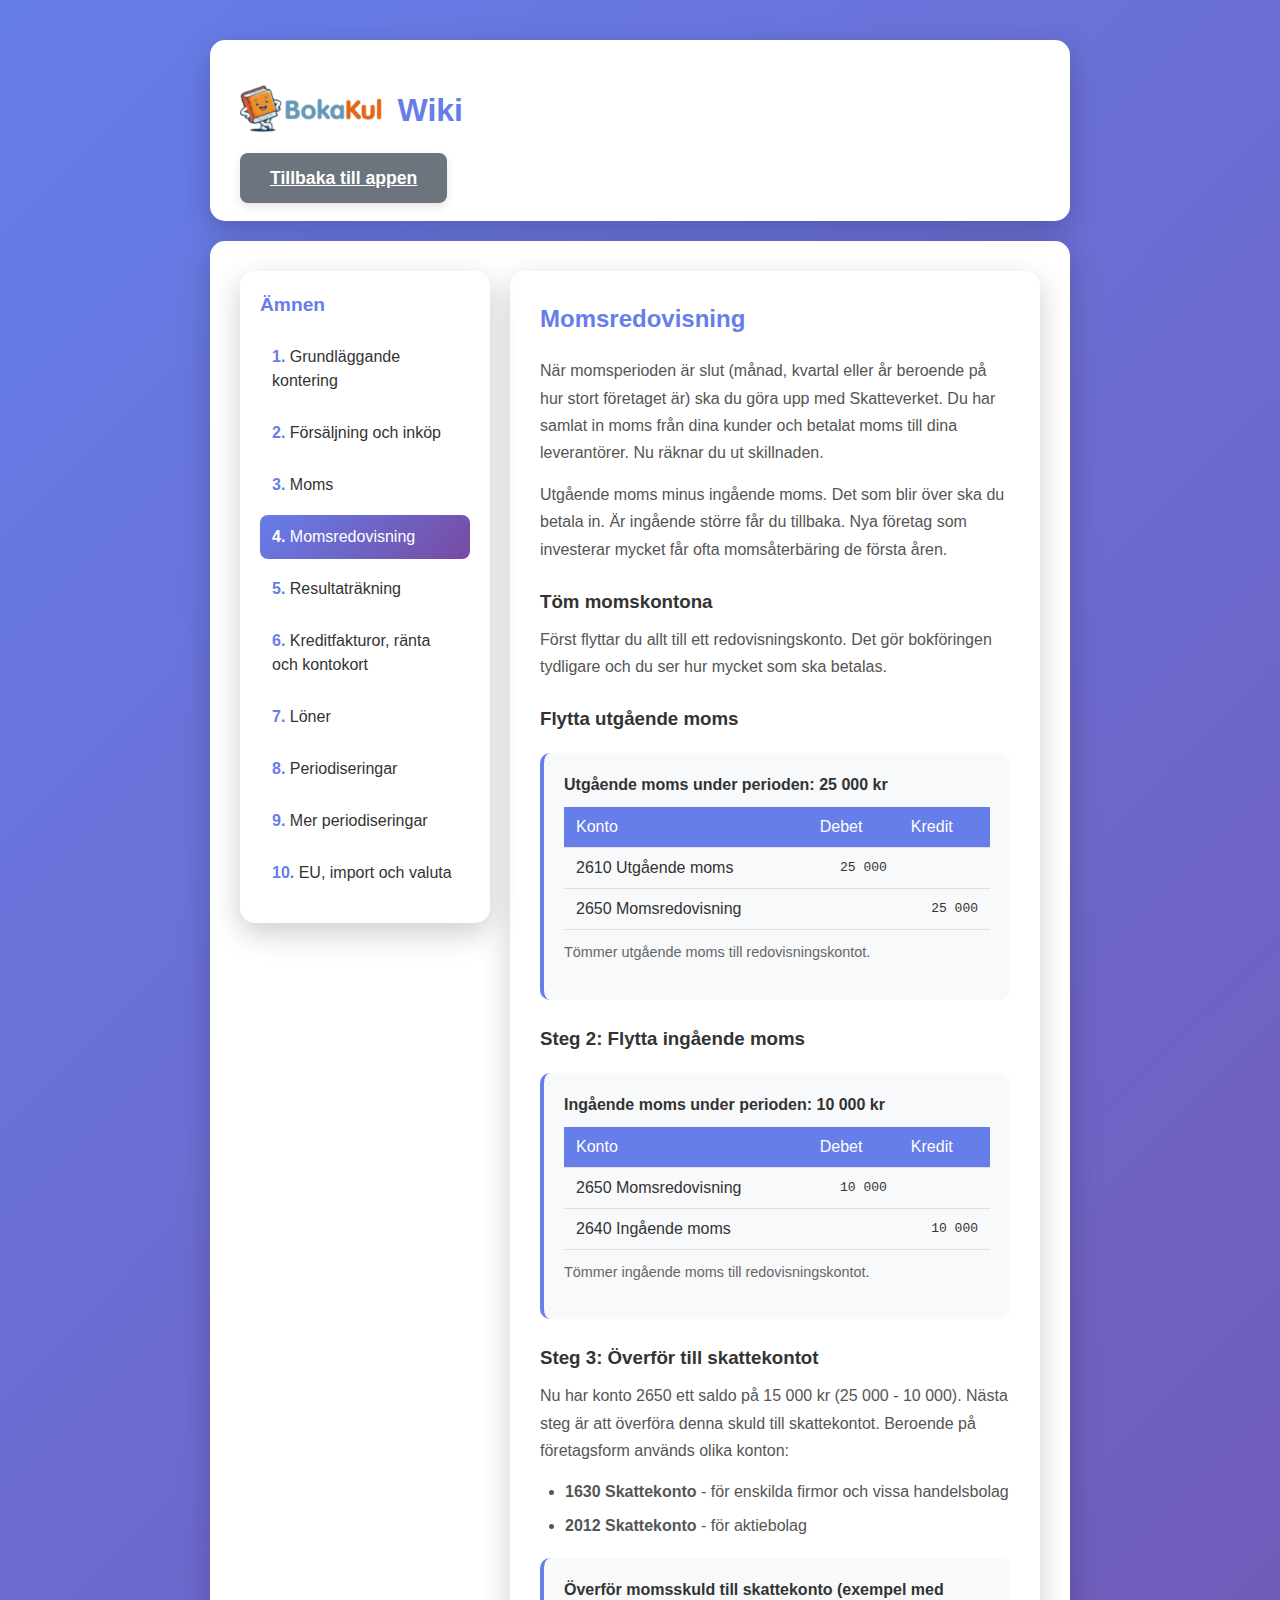
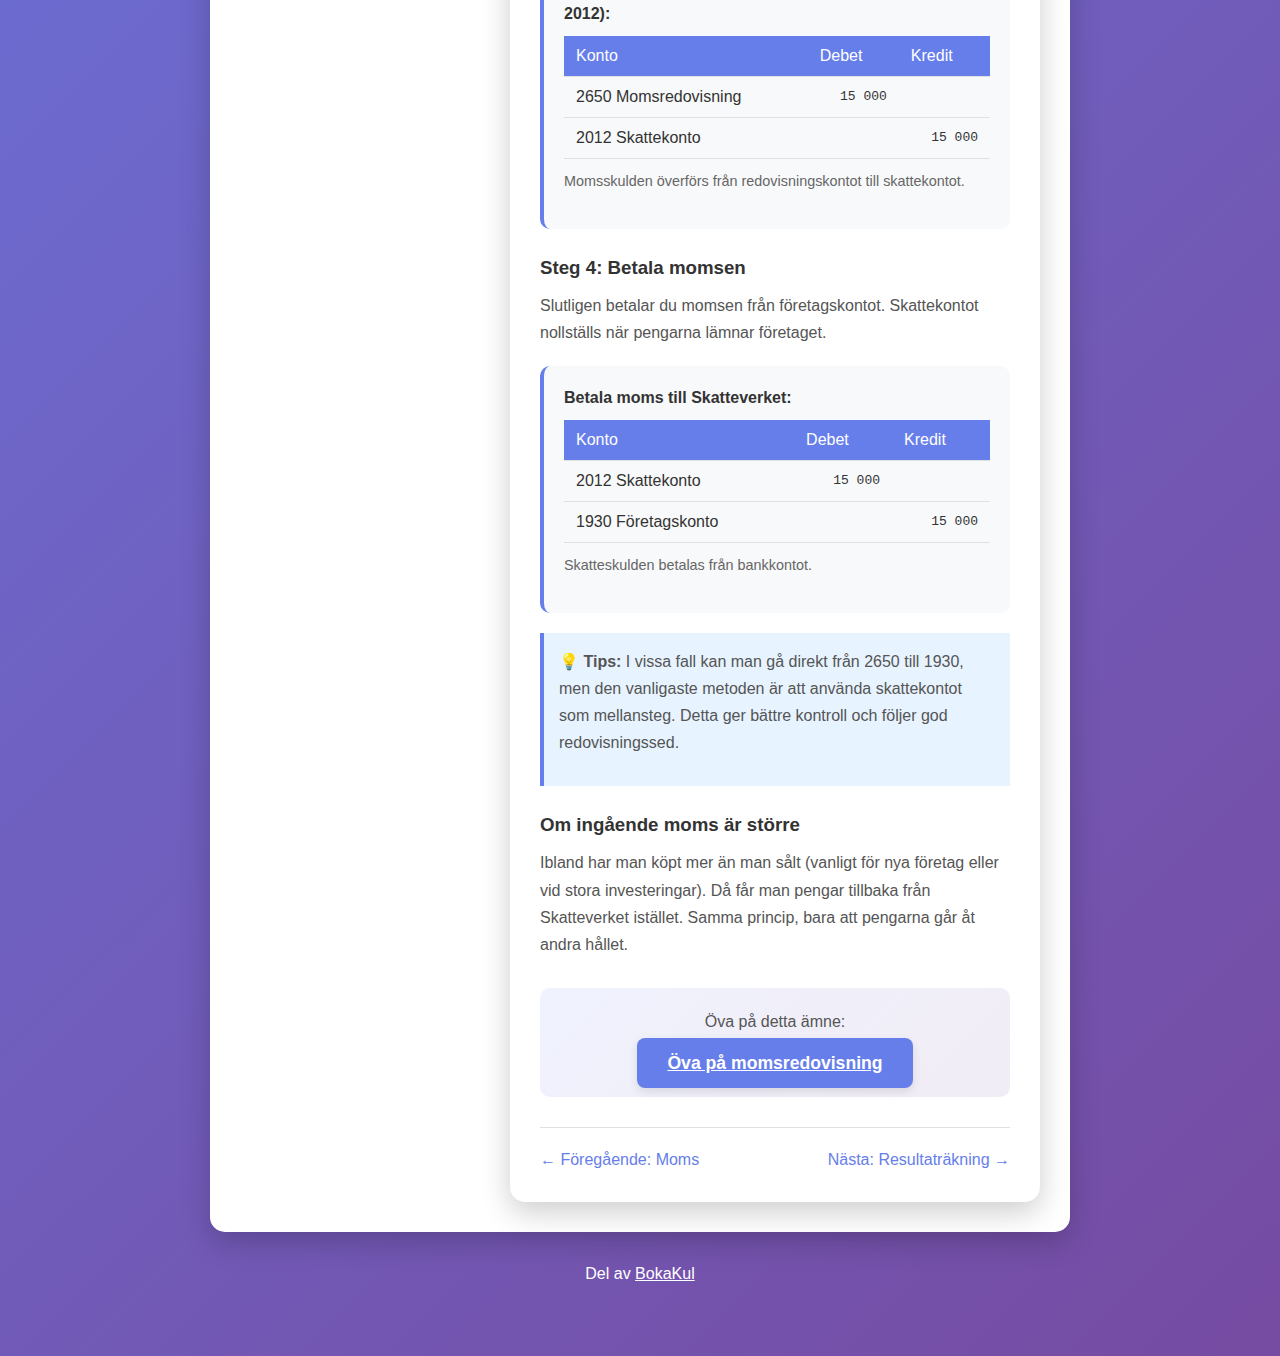
<file: wiki/momsredovisning.html>
<!DOCTYPE html>
<html lang="sv">
<head>
    <meta charset="UTF-8">
    <meta name="viewport" content="width=device-width, initial-scale=1.0">
    <title>Momsredovisning | BokaKul Wiki</title>
    <meta name="description" content="Lär dig bokföra momsredovisningen. Hur man stänger momskontona och betalar in moms till Skatteverket.">
    <link rel="stylesheet" href="../style.css">
    <link rel="stylesheet" href="wiki.css">
    <script src="wiki-navigation.js"></script>
</head>
<body>
    <div class="wiki-container">
        <header class="wiki-header">
            <h1><img src="../logga.png" alt="BokaKul" class="site-logo"> Wiki</h1>
            <a href="../index.html" class="btn btn-secondary">Tillbaka till appen</a>
        </header>

        <main class="wiki-content">
            <nav class="wiki-nav">
                <h2>Ämnen</h2>
                <ol class="wiki-topic-list">
                    <li><a href="grundlaggande.html">Grundläggande kontering</a></li>
                    <li><a href="forsaljning-inkop.html">Försäljning och inköp</a></li>
                    <li><a href="moms.html">Moms</a></li>
                    <li><a href="momsredovisning.html" class="active">Momsredovisning</a></li>
                    <li><a href="resultatrakning.html">Resultaträkning</a></li>
                    <li><a href="kreditfakturor.html">Kreditfakturor, ränta och kontokort</a></li>
                    <li><a href="loner.html">Löner</a></li>
                    <li><a href="periodiseringar.html">Periodiseringar</a></li>
                    <li><a href="mer-periodiseringar.html">Mer periodiseringar</a></li>
                    <li><a href="eu-import-valuta.html">EU, import och valuta</a></li>
                </ol>
            </nav>

            <article class="wiki-article">
                <h2>Momsredovisning</h2>

                <p>När momsperioden är slut (månad, kvartal eller år beroende på hur stort företaget är) ska du göra upp med Skatteverket. Du har samlat in moms från dina kunder och betalat moms till dina leverantörer. Nu räknar du ut skillnaden.</p>

                <p>Utgående moms minus ingående moms. Det som blir över ska du betala in. Är ingående större får du tillbaka. Nya företag som investerar mycket får ofta momsåterbäring de första åren.</p>

                <h3>Töm momskontona</h3>
                <p>Först flyttar du allt till ett redovisningskonto. Det gör bokföringen tydligare och du ser hur mycket som ska betalas.</p>

                <h3>Flytta utgående moms</h3>

                <div class="kontering-example">
                    <h4>Utgående moms under perioden: 25 000 kr</h4>
                    <table class="kontering-table">
                        <tr>
                            <th>Konto</th>
                            <th>Debet</th>
                            <th>Kredit</th>
                        </tr>
                        <tr>
                            <td>2610 Utgående moms</td>
                            <td>25 000</td>
                            <td></td>
                        </tr>
                        <tr>
                            <td>2650 Momsredovisning</td>
                            <td></td>
                            <td>25 000</td>
                        </tr>
                    </table>
                    <p style="margin-top: 10px; font-size: 0.9em; color: #666;">Tömmer utgående moms till redovisningskontot.</p>
                </div>

                <h3>Steg 2: Flytta ingående moms</h3>

                <div class="kontering-example">
                    <h4>Ingående moms under perioden: 10 000 kr</h4>
                    <table class="kontering-table">
                        <tr>
                            <th>Konto</th>
                            <th>Debet</th>
                            <th>Kredit</th>
                        </tr>
                        <tr>
                            <td>2650 Momsredovisning</td>
                            <td>10 000</td>
                            <td></td>
                        </tr>
                        <tr>
                            <td>2640 Ingående moms</td>
                            <td></td>
                            <td>10 000</td>
                        </tr>
                    </table>
                    <p style="margin-top: 10px; font-size: 0.9em; color: #666;">Tömmer ingående moms till redovisningskontot.</p>
                </div>

                <h3>Steg 3: Överför till skattekontot</h3>
                <p>Nu har konto 2650 ett saldo på 15 000 kr (25 000 - 10 000). Nästa steg är att överföra denna skuld till skattekontot. Beroende på företagsform används olika konton:</p>

                <ul>
                    <li><strong>1630 Skattekonto</strong> - för enskilda firmor och vissa handelsbolag</li>
                    <li><strong>2012 Skattekonto</strong> - för aktiebolag</li>
                </ul>

                <div class="kontering-example">
                    <h4>Överför momsskuld till skattekonto (exempel med 2012):</h4>
                    <table class="kontering-table">
                        <tr>
                            <th>Konto</th>
                            <th>Debet</th>
                            <th>Kredit</th>
                        </tr>
                        <tr>
                            <td>2650 Momsredovisning</td>
                            <td>15 000</td>
                            <td></td>
                        </tr>
                        <tr>
                            <td>2012 Skattekonto</td>
                            <td></td>
                            <td>15 000</td>
                        </tr>
                    </table>
                    <p style="margin-top: 10px; font-size: 0.9em; color: #666;">Momsskulden överförs från redovisningskontot till skattekontot.</p>
                </div>

                <h3>Steg 4: Betala momsen</h3>
                <p>Slutligen betalar du momsen från företagskontot. Skattekontot nollställs när pengarna lämnar företaget.</p>

                <div class="kontering-example">
                    <h4>Betala moms till Skatteverket:</h4>
                    <table class="kontering-table">
                        <tr>
                            <th>Konto</th>
                            <th>Debet</th>
                            <th>Kredit</th>
                        </tr>
                        <tr>
                            <td>2012 Skattekonto</td>
                            <td>15 000</td>
                            <td></td>
                        </tr>
                        <tr>
                            <td>1930 Företagskonto</td>
                            <td></td>
                            <td>15 000</td>
                        </tr>
                    </table>
                    <p style="margin-top: 10px; font-size: 0.9em; color: #666;">Skatteskulden betalas från bankkontot.</p>
                </div>

                <div class="info-box" style="background: #e7f3ff; padding: 15px; border-left: 4px solid #667eea; margin: 20px 0;">
                    <p><strong>💡 Tips:</strong> I vissa fall kan man gå direkt från 2650 till 1930, men den vanligaste metoden är att använda skattekontot som mellansteg. Detta ger bättre kontroll och följer god redovisningssed.</p>
                </div>

                <h3>Om ingående moms är större</h3>
                <p>Ibland har man köpt mer än man sålt (vanligt för nya företag eller vid stora investeringar). Då får man pengar tillbaka från Skatteverket istället. Samma princip, bara att pengarna går åt andra hållet.</p>

                <div class="wiki-cta">
                    <p>Öva på detta ämne:</p>
                    <a href="../index.html?level=4" class="btn btn-primary">Öva på momsredovisning</a>
                </div>

                <nav class="wiki-article-nav">
                    <a href="moms.html">← Föregående: Moms</a>
                    <a href="resultatrakning.html">Nästa: Resultaträkning →</a>
                </nav>
            </article>
        </main>

        <footer class="wiki-footer">
            <p>Del av <a href="../index.html">BokaKul</a></p>
        </footer>
    </div>
</body>
</html>
</file>
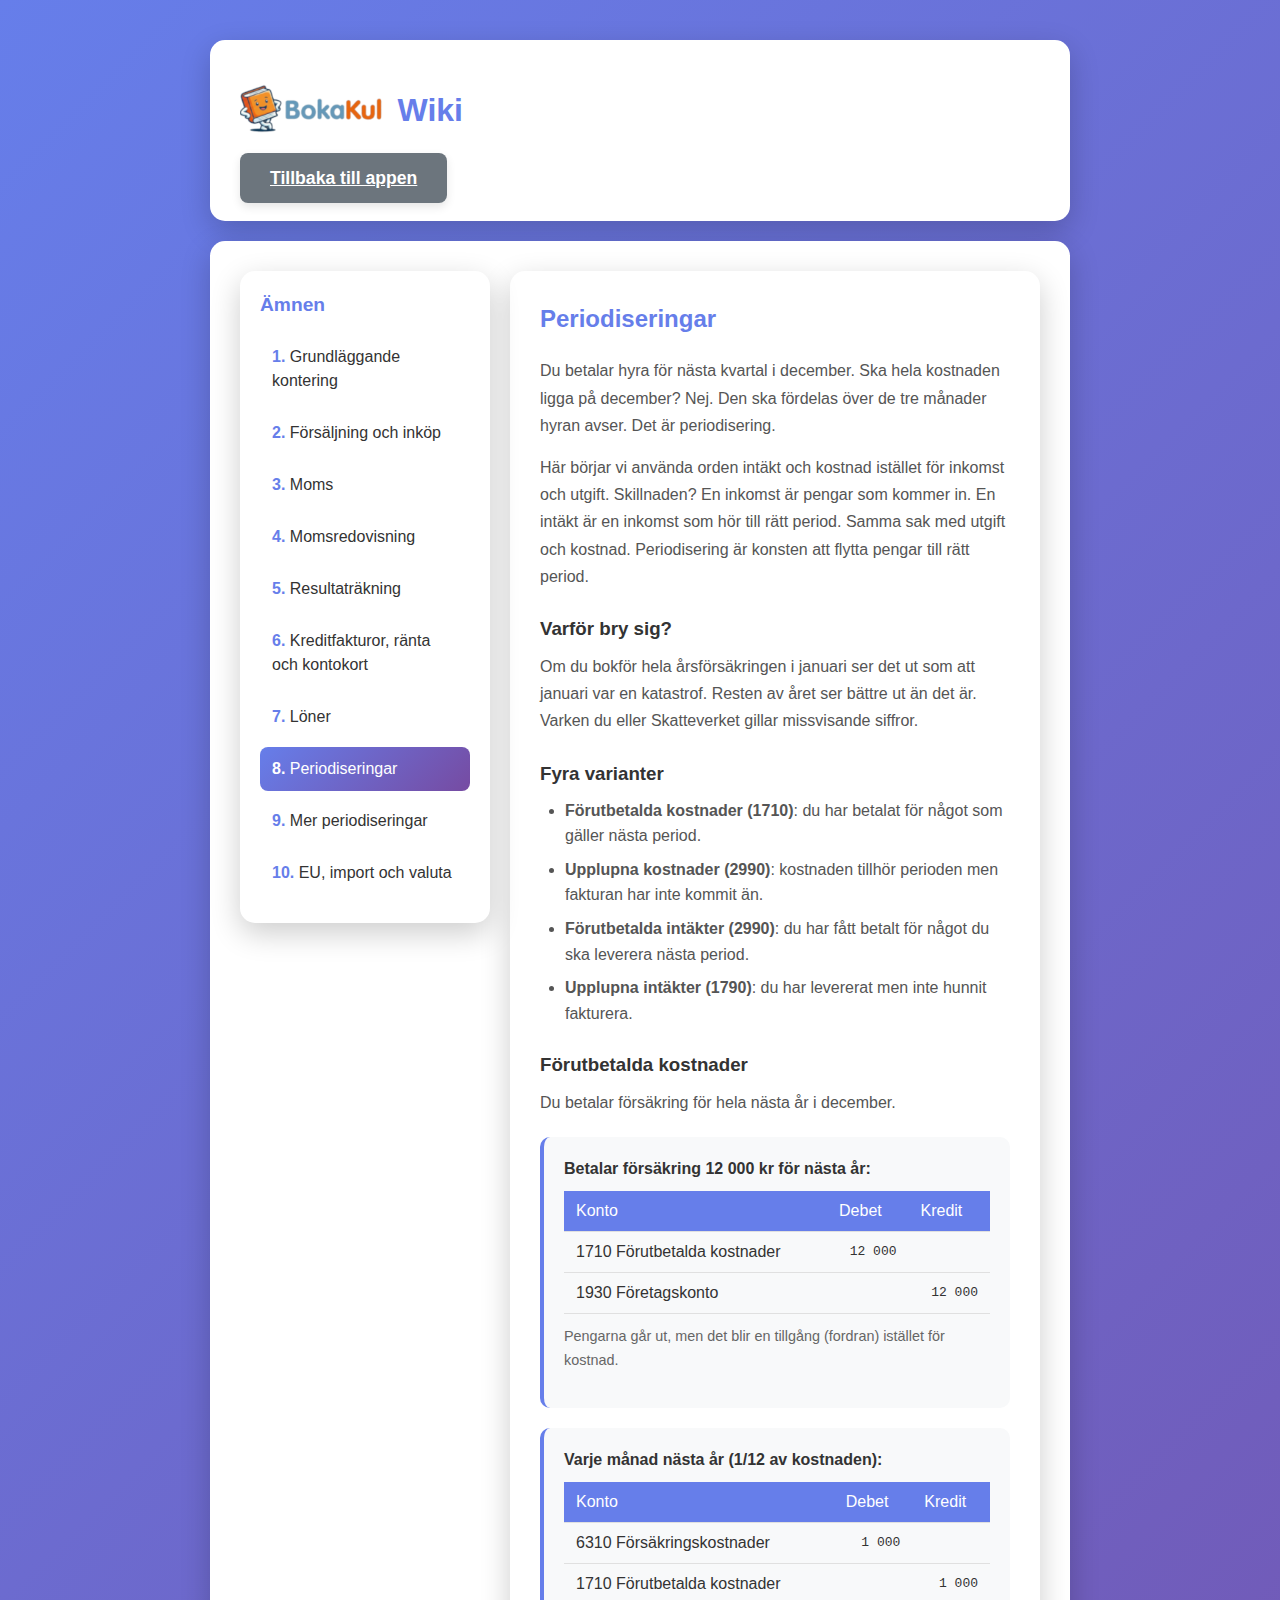
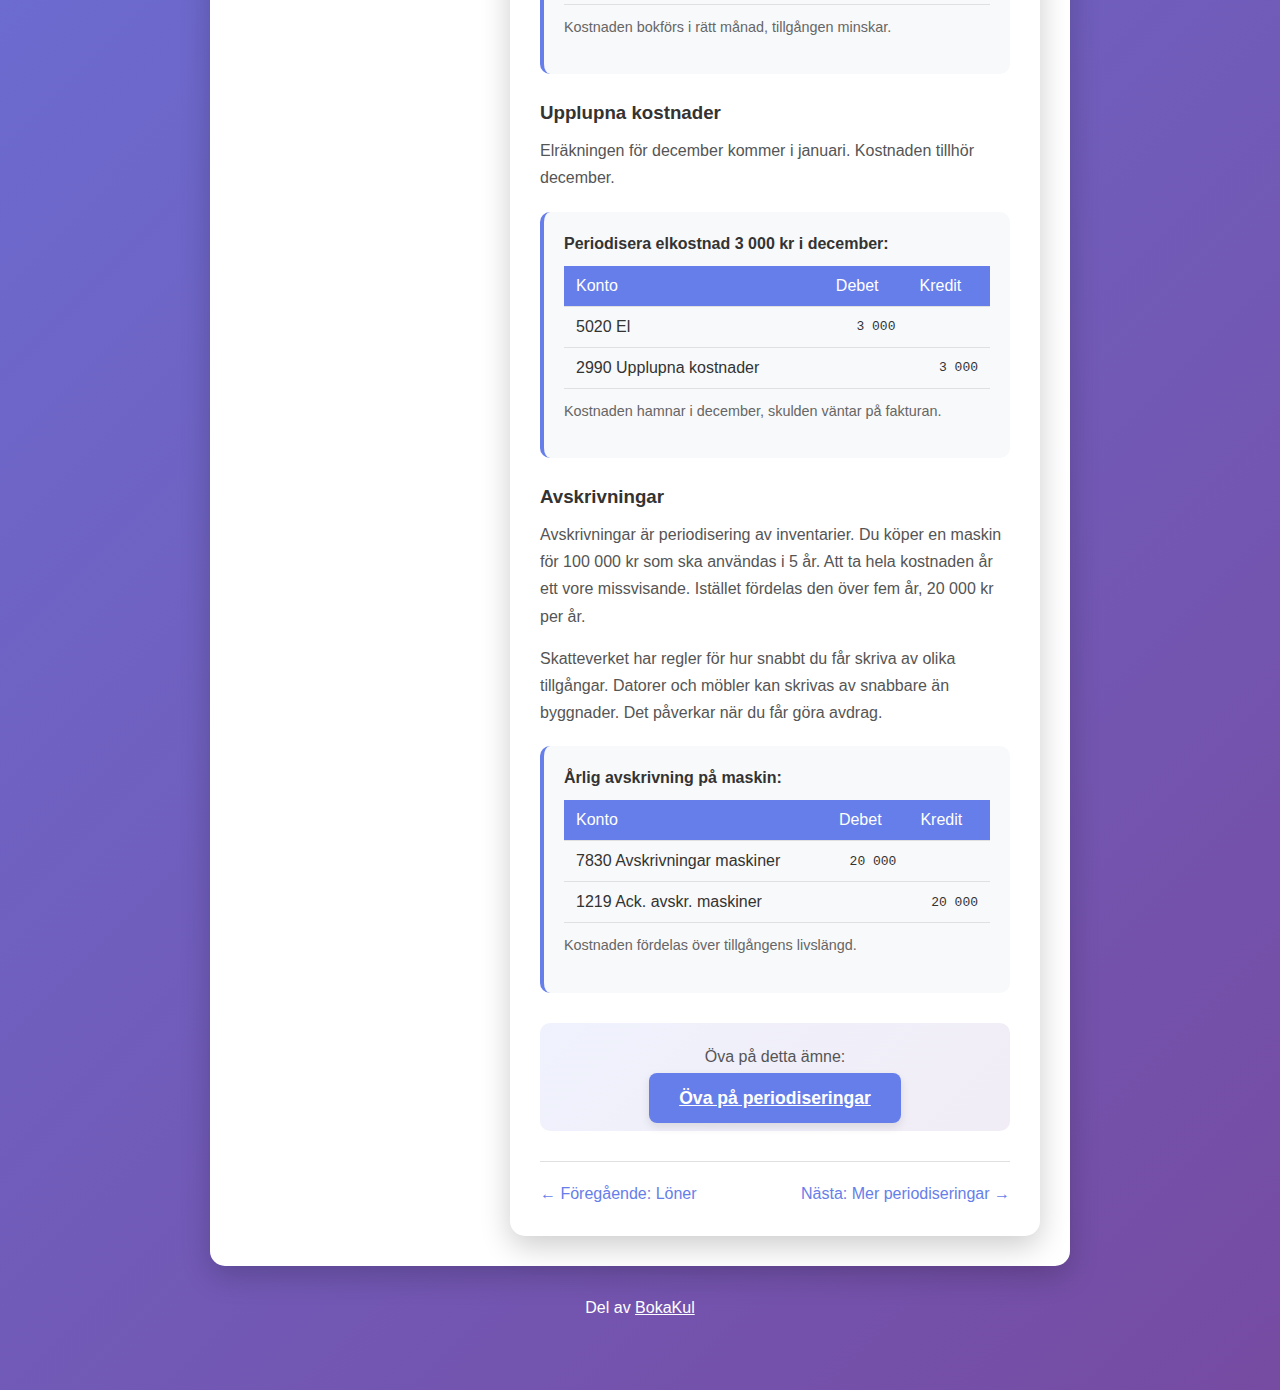
<file: wiki/periodiseringar.html>
<!DOCTYPE html>
<html lang="sv">
<head>
    <meta charset="UTF-8">
    <meta name="viewport" content="width=device-width, initial-scale=1.0">
    <title>Periodiseringar | BokaKul Wiki</title>
    <meta name="description" content="Lär dig bokföra periodiseringar. Förutbetalda kostnader, upplupna intäkter och varför rätt period spelar roll.">
    <link rel="stylesheet" href="../style.css">
    <link rel="stylesheet" href="wiki.css">
</head>
<body>
    <div class="wiki-container">
        <header class="wiki-header">
            <h1><img src="../logga.png" alt="BokaKul" class="site-logo"> Wiki</h1>
            <a href="../index.html" class="btn btn-secondary">Tillbaka till appen</a>
        </header>

        <main class="wiki-content">
            <nav class="wiki-nav">
                <h2>Ämnen</h2>
                <ol class="wiki-topic-list">
                    <li><a href="grundlaggande.html">Grundläggande kontering</a></li>
                    <li><a href="forsaljning-inkop.html">Försäljning och inköp</a></li>
                    <li><a href="moms.html">Moms</a></li>
                    <li><a href="momsredovisning.html">Momsredovisning</a></li>
                    <li><a href="resultatrakning.html">Resultaträkning</a></li>
                    <li><a href="kreditfakturor.html">Kreditfakturor, ränta och kontokort</a></li>
                    <li><a href="loner.html">Löner</a></li>
                    <li><a href="periodiseringar.html" class="active">Periodiseringar</a></li>
                    <li><a href="mer-periodiseringar.html">Mer periodiseringar</a></li>
                    <li><a href="eu-import-valuta.html">EU, import och valuta</a></li>
                </ol>
            </nav>

            <article class="wiki-article">
                <h2>Periodiseringar</h2>

                <p>Du betalar hyra för nästa kvartal i december. Ska hela kostnaden ligga på december? Nej. Den ska fördelas över de tre månader hyran avser. Det är periodisering.</p>

                <p>Här börjar vi använda orden intäkt och kostnad istället för inkomst och utgift. Skillnaden? En inkomst är pengar som kommer in. En intäkt är en inkomst som hör till rätt period. Samma sak med utgift och kostnad. Periodisering är konsten att flytta pengar till rätt period.</p>

                <h3>Varför bry sig?</h3>
                <p>Om du bokför hela årsförsäkringen i januari ser det ut som att januari var en katastrof. Resten av året ser bättre ut än det är. Varken du eller Skatteverket gillar missvisande siffror.</p>

                <h3>Fyra varianter</h3>
                <ul>
                    <li><strong>Förutbetalda kostnader (1710)</strong>: du har betalat för något som gäller nästa period.</li>
                    <li><strong>Upplupna kostnader (2990)</strong>: kostnaden tillhör perioden men fakturan har inte kommit än.</li>
                    <li><strong>Förutbetalda intäkter (2990)</strong>: du har fått betalt för något du ska leverera nästa period.</li>
                    <li><strong>Upplupna intäkter (1790)</strong>: du har levererat men inte hunnit fakturera.</li>
                </ul>

                <h3>Förutbetalda kostnader</h3>
                <p>Du betalar försäkring för hela nästa år i december.</p>

                <div class="kontering-example">
                    <h4>Betalar försäkring 12 000 kr för nästa år:</h4>
                    <table class="kontering-table">
                        <tr>
                            <th>Konto</th>
                            <th>Debet</th>
                            <th>Kredit</th>
                        </tr>
                        <tr>
                            <td>1710 Förutbetalda kostnader</td>
                            <td>12 000</td>
                            <td></td>
                        </tr>
                        <tr>
                            <td>1930 Företagskonto</td>
                            <td></td>
                            <td>12 000</td>
                        </tr>
                    </table>
                    <p style="margin-top: 10px; font-size: 0.9em; color: #666;">Pengarna går ut, men det blir en tillgång (fordran) istället för kostnad.</p>
                </div>

                <div class="kontering-example">
                    <h4>Varje månad nästa år (1/12 av kostnaden):</h4>
                    <table class="kontering-table">
                        <tr>
                            <th>Konto</th>
                            <th>Debet</th>
                            <th>Kredit</th>
                        </tr>
                        <tr>
                            <td>6310 Försäkringskostnader</td>
                            <td>1 000</td>
                            <td></td>
                        </tr>
                        <tr>
                            <td>1710 Förutbetalda kostnader</td>
                            <td></td>
                            <td>1 000</td>
                        </tr>
                    </table>
                    <p style="margin-top: 10px; font-size: 0.9em; color: #666;">Kostnaden bokförs i rätt månad, tillgången minskar.</p>
                </div>

                <h3>Upplupna kostnader</h3>
                <p>Elräkningen för december kommer i januari. Kostnaden tillhör december.</p>

                <div class="kontering-example">
                    <h4>Periodisera elkostnad 3 000 kr i december:</h4>
                    <table class="kontering-table">
                        <tr>
                            <th>Konto</th>
                            <th>Debet</th>
                            <th>Kredit</th>
                        </tr>
                        <tr>
                            <td>5020 El</td>
                            <td>3 000</td>
                            <td></td>
                        </tr>
                        <tr>
                            <td>2990 Upplupna kostnader</td>
                            <td></td>
                            <td>3 000</td>
                        </tr>
                    </table>
                    <p style="margin-top: 10px; font-size: 0.9em; color: #666;">Kostnaden hamnar i december, skulden väntar på fakturan.</p>
                </div>

                <h3>Avskrivningar</h3>
                <p>Avskrivningar är periodisering av inventarier. Du köper en maskin för 100 000 kr som ska användas i 5 år. Att ta hela kostnaden år ett vore missvisande. Istället fördelas den över fem år, 20 000 kr per år.</p>

                <p>Skatteverket har regler för hur snabbt du får skriva av olika tillgångar. Datorer och möbler kan skrivas av snabbare än byggnader. Det påverkar när du får göra avdrag.</p>

                <div class="kontering-example">
                    <h4>Årlig avskrivning på maskin:</h4>
                    <table class="kontering-table">
                        <tr>
                            <th>Konto</th>
                            <th>Debet</th>
                            <th>Kredit</th>
                        </tr>
                        <tr>
                            <td>7830 Avskrivningar maskiner</td>
                            <td>20 000</td>
                            <td></td>
                        </tr>
                        <tr>
                            <td>1219 Ack. avskr. maskiner</td>
                            <td></td>
                            <td>20 000</td>
                        </tr>
                    </table>
                    <p style="margin-top: 10px; font-size: 0.9em; color: #666;">Kostnaden fördelas över tillgångens livslängd.</p>
                </div>

                <div class="wiki-cta">
                    <p>Öva på detta ämne:</p>
                    <a href="../index.html?level=8" class="btn btn-primary">Öva på periodiseringar</a>
                </div>

                <nav class="wiki-article-nav">
                    <a href="loner.html">← Föregående: Löner</a>
                    <a href="mer-periodiseringar.html">Nästa: Mer periodiseringar →</a>
                </nav>
            </article>
        </main>

        <footer class="wiki-footer">
            <p>Del av <a href="../index.html">BokaKul</a></p>
        </footer>
    </div>
</body>
</html>
</file>
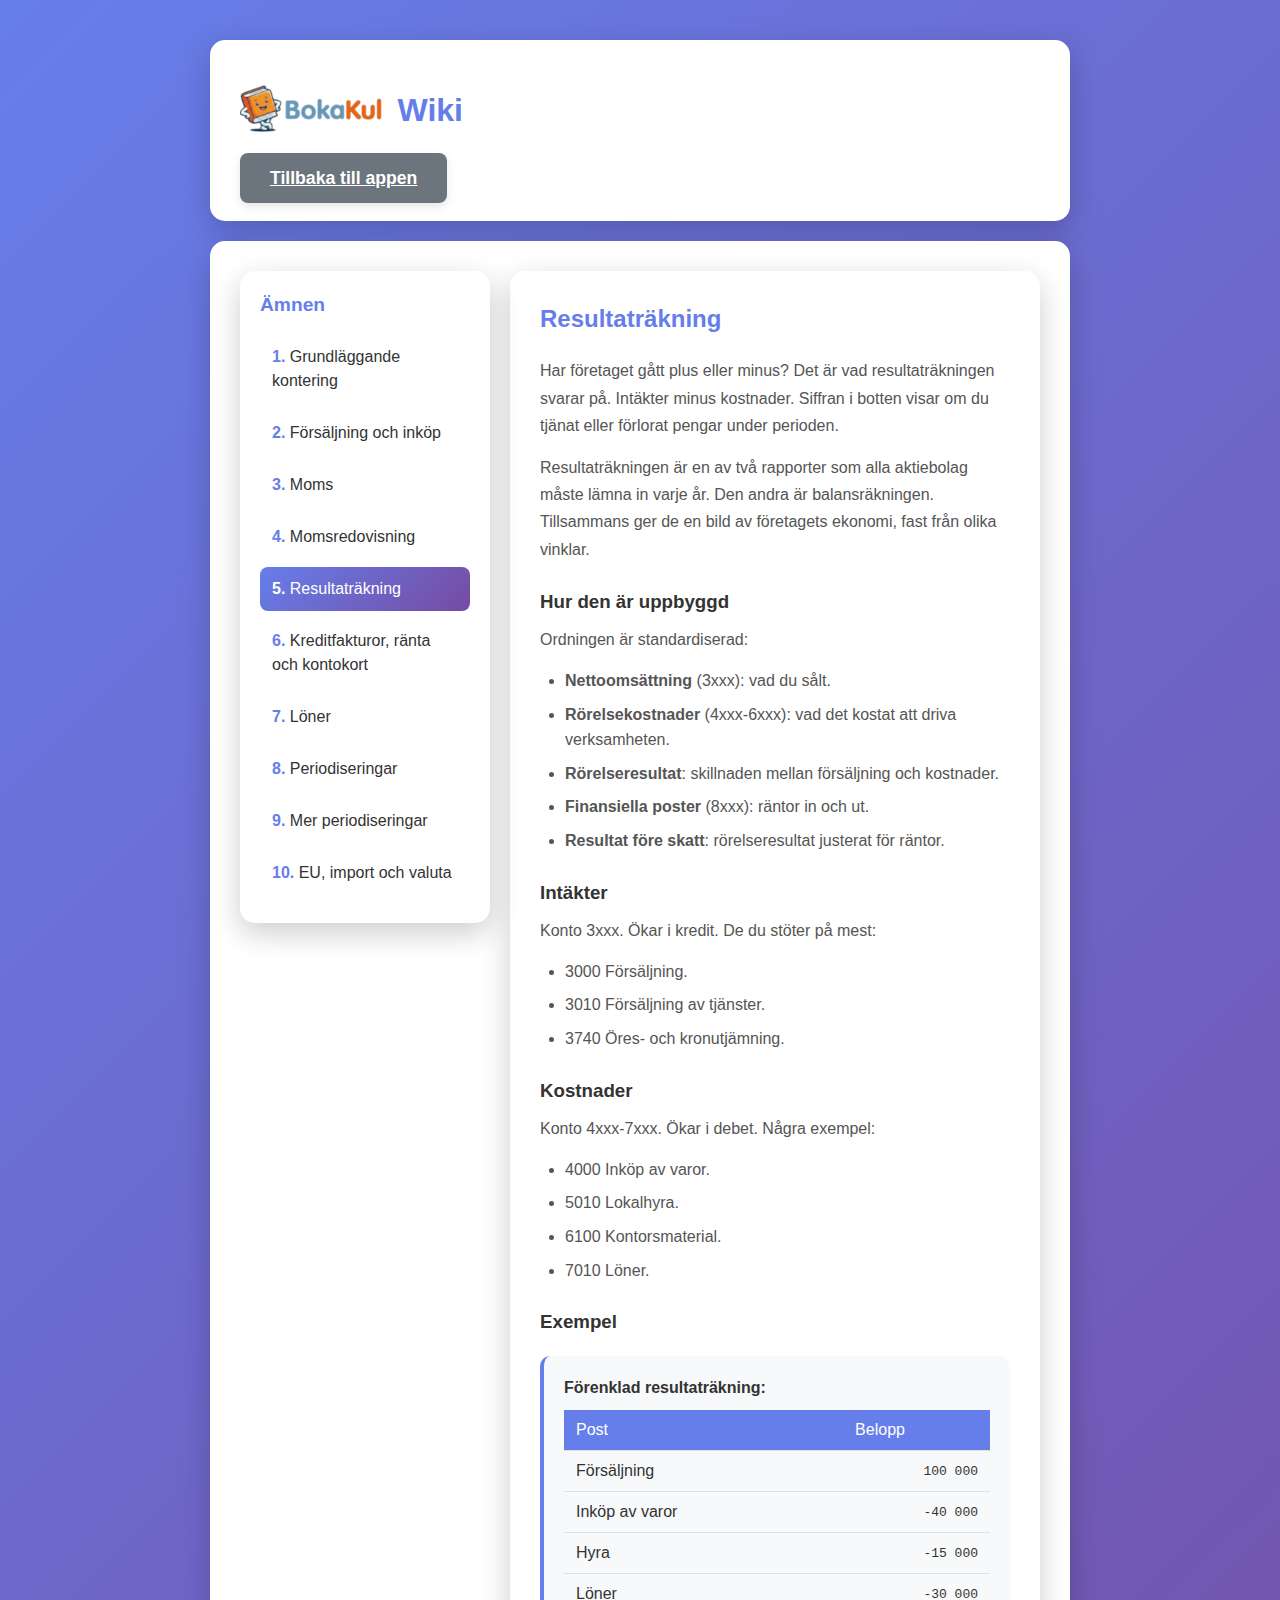
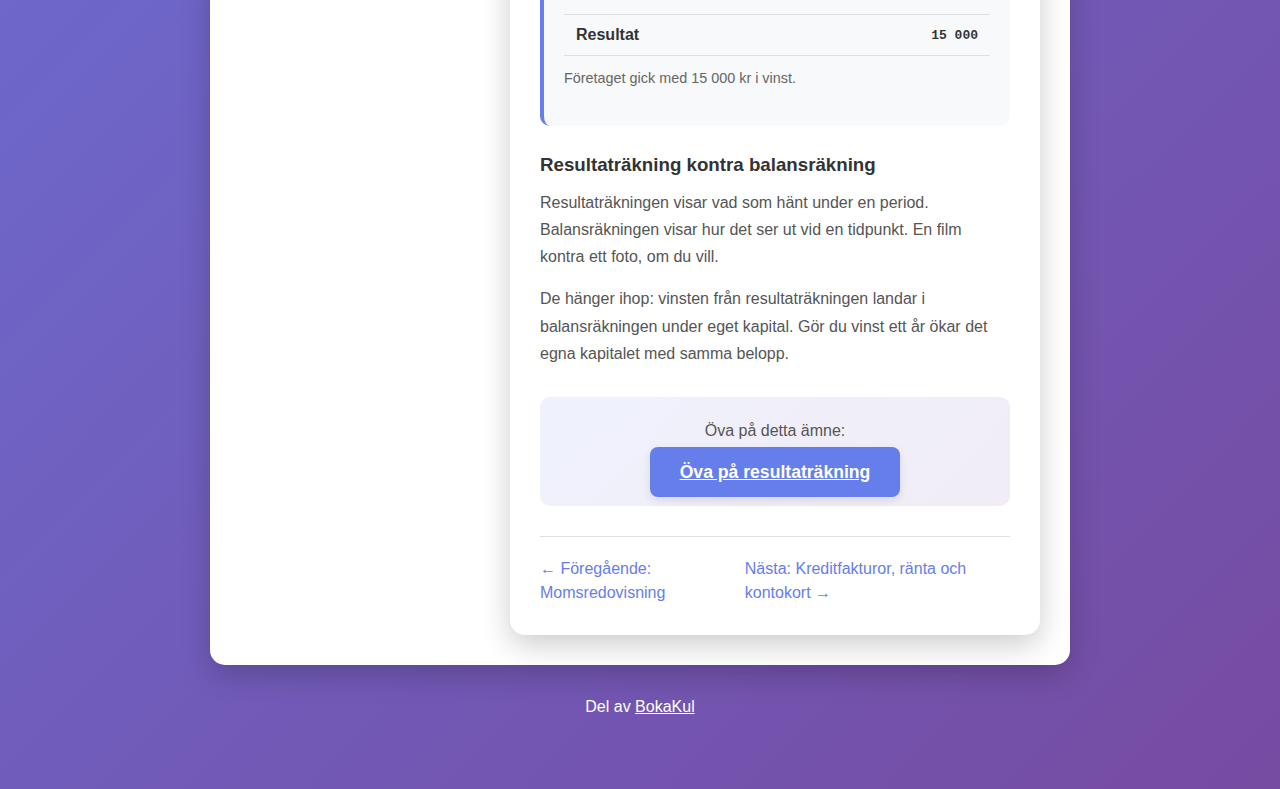
<file: wiki/resultatrakning.html>
<!DOCTYPE html>
<html lang="sv">
<head>
    <meta charset="UTF-8">
    <meta name="viewport" content="width=device-width, initial-scale=1.0">
    <title>Resultaträkning | BokaKul Wiki</title>
    <meta name="description" content="Lär dig förstå resultaträkningen. Hur intäkter och kostnader blir till vinst eller förlust.">
    <link rel="stylesheet" href="../style.css">
    <link rel="stylesheet" href="wiki.css">
</head>
<body>
    <div class="wiki-container">
        <header class="wiki-header">
            <h1><img src="../logga.png" alt="BokaKul" class="site-logo"> Wiki</h1>
            <a href="../index.html" class="btn btn-secondary">Tillbaka till appen</a>
        </header>

        <main class="wiki-content">
            <nav class="wiki-nav">
                <h2>Ämnen</h2>
                <ol class="wiki-topic-list">
                    <li><a href="grundlaggande.html">Grundläggande kontering</a></li>
                    <li><a href="forsaljning-inkop.html">Försäljning och inköp</a></li>
                    <li><a href="moms.html">Moms</a></li>
                    <li><a href="momsredovisning.html">Momsredovisning</a></li>
                    <li><a href="resultatrakning.html" class="active">Resultaträkning</a></li>
                    <li><a href="kreditfakturor.html">Kreditfakturor, ränta och kontokort</a></li>
                    <li><a href="loner.html">Löner</a></li>
                    <li><a href="periodiseringar.html">Periodiseringar</a></li>
                    <li><a href="mer-periodiseringar.html">Mer periodiseringar</a></li>
                    <li><a href="eu-import-valuta.html">EU, import och valuta</a></li>
                </ol>
            </nav>

            <article class="wiki-article">
                <h2>Resultaträkning</h2>

                <p>Har företaget gått plus eller minus? Det är vad resultaträkningen svarar på. Intäkter minus kostnader. Siffran i botten visar om du tjänat eller förlorat pengar under perioden.</p>

                <p>Resultaträkningen är en av två rapporter som alla aktiebolag måste lämna in varje år. Den andra är balansräkningen. Tillsammans ger de en bild av företagets ekonomi, fast från olika vinklar.</p>

                <h3>Hur den är uppbyggd</h3>
                <p>Ordningen är standardiserad:</p>
                <ul>
                    <li><strong>Nettoomsättning</strong> (3xxx): vad du sålt.</li>
                    <li><strong>Rörelsekostnader</strong> (4xxx-6xxx): vad det kostat att driva verksamheten.</li>
                    <li><strong>Rörelseresultat</strong>: skillnaden mellan försäljning och kostnader.</li>
                    <li><strong>Finansiella poster</strong> (8xxx): räntor in och ut.</li>
                    <li><strong>Resultat före skatt</strong>: rörelseresultat justerat för räntor.</li>
                </ul>

                <h3>Intäkter</h3>
                <p>Konto 3xxx. Ökar i kredit. De du stöter på mest:</p>
                <ul>
                    <li>3000 Försäljning.</li>
                    <li>3010 Försäljning av tjänster.</li>
                    <li>3740 Öres- och kronutjämning.</li>
                </ul>

                <h3>Kostnader</h3>
                <p>Konto 4xxx-7xxx. Ökar i debet. Några exempel:</p>
                <ul>
                    <li>4000 Inköp av varor.</li>
                    <li>5010 Lokalhyra.</li>
                    <li>6100 Kontorsmaterial.</li>
                    <li>7010 Löner.</li>
                </ul>

                <h3>Exempel</h3>

                <div class="kontering-example">
                    <h4>Förenklad resultaträkning:</h4>
                    <table class="kontering-table">
                        <tr>
                            <th>Post</th>
                            <th></th>
                            <th>Belopp</th>
                        </tr>
                        <tr>
                            <td>Försäljning</td>
                            <td></td>
                            <td>100 000</td>
                        </tr>
                        <tr>
                            <td>Inköp av varor</td>
                            <td></td>
                            <td>-40 000</td>
                        </tr>
                        <tr>
                            <td>Hyra</td>
                            <td></td>
                            <td>-15 000</td>
                        </tr>
                        <tr>
                            <td>Löner</td>
                            <td></td>
                            <td>-30 000</td>
                        </tr>
                        <tr>
                            <td><strong>Resultat</strong></td>
                            <td></td>
                            <td><strong>15 000</strong></td>
                        </tr>
                    </table>
                    <p style="margin-top: 10px; font-size: 0.9em; color: #666;">Företaget gick med 15 000 kr i vinst.</p>
                </div>

                <h3>Resultaträkning kontra balansräkning</h3>
                <p>Resultaträkningen visar vad som hänt under en period. Balansräkningen visar hur det ser ut vid en tidpunkt. En film kontra ett foto, om du vill.</p>

                <p>De hänger ihop: vinsten från resultaträkningen landar i balansräkningen under eget kapital. Gör du vinst ett år ökar det egna kapitalet med samma belopp.</p>

                <div class="wiki-cta">
                    <p>Öva på detta ämne:</p>
                    <a href="../index.html?level=5" class="btn btn-primary">Öva på resultaträkning</a>
                </div>

                <nav class="wiki-article-nav">
                    <a href="momsredovisning.html">← Föregående: Momsredovisning</a>
                    <a href="kreditfakturor.html">Nästa: Kreditfakturor, ränta och kontokort →</a>
                </nav>
            </article>
        </main>

        <footer class="wiki-footer">
            <p>Del av <a href="../index.html">BokaKul</a></p>
        </footer>
    </div>
</body>
</html>
</file>
<file: style.css>
* {
    margin: 0;
    padding: 0;
    box-sizing: border-box;
}

html, body {
    max-width: 100%;
    overflow-x: hidden;
}

body {
    font-family: 'Segoe UI', Tahoma, Geneva, Verdana, sans-serif;
    background: linear-gradient(135deg, #667eea 0%, #764ba2 100%);
    min-height: 100vh;
    padding: 20px;
    color: #333;
    line-height: 1.5;
}

/* Skip to main content link för tangentbordsnavigation */
.skip-link {
    position: absolute;
    top: -40px;
    left: 0;
    background: #667eea;
    color: white;
    padding: 10px 15px;
    z-index: 10000;
    font-weight: 600;
    border-radius: 0 0 8px 0;
    transition: top 0.3s;
}

.skip-link:focus {
    top: 0;
}

/* Förbättrad fokushantering */
*:focus {
    outline: 2px solid #667eea;
    outline-offset: 2px;
}

*:focus:not(:focus-visible) {
    outline: none;
}

*:focus-visible {
    outline: 2px solid #667eea;
    outline-offset: 2px;
}

.container {
    max-width: 1400px;
    margin: 0 auto;
    display: grid;
    grid-template-columns: 1fr 300px;
    grid-template-rows: auto 1fr;
    gap: 20px;
    grid-template-areas:
        "header header"
        "main aside";
}

header {
    grid-area: header;
    background: white;
    padding: 20px 30px;
    border-radius: 15px;
    box-shadow: 0 10px 30px rgba(0,0,0,0.2);
}

.header-top {
    display: flex;
    justify-content: space-between;
    align-items: center;
    margin-bottom: 15px;
}

header h1 {
    color: #667eea;
    font-size: 2em;
    margin: 0;
}

.header-badge {
    display: flex;
    align-items: center;
    gap: 8px;
    padding: 8px 16px;
    background: linear-gradient(135deg, rgba(102, 126, 234, 0.1) 0%, rgba(118, 75, 162, 0.1) 100%);
    border-radius: 25px;
    border: 1px solid rgba(102, 126, 234, 0.2);
}

.stats {
    display: flex;
    gap: 15px;
    flex-wrap: wrap;
}

.stat {
    display: flex;
    flex-direction: column;
    align-items: center;
    gap: 2px;
    padding: 10px 16px;
    background: #f8f9fa;
    border-radius: 10px;
    min-width: 80px;
    transition: transform 0.2s, box-shadow 0.2s;
}

.stat:hover {
    transform: translateY(-2px);
    box-shadow: 0 4px 12px rgba(0,0,0,0.1);
}

.stat.primary {
    background: linear-gradient(135deg, #667eea 0%, #764ba2 100%);
}

.stat.primary .label {
    color: rgba(255,255,255,0.9);
}

.stat.primary .value {
    color: white;
}

.stat .label {
    color: #666;
    font-weight: 500;
    font-size: 0.8em;
    text-transform: uppercase;
    letter-spacing: 0.5px;
}

.stat .value {
    font-size: 1.4em;
    font-weight: bold;
    color: #667eea;
}

.best-badge {
    font-size: 1.6em;
    transition: transform 0.2s ease;
}

.best-badge:hover {
    transform: scale(1.2);
}

.best-badge-name {
    font-size: 0.85em;
    font-weight: 600;
    color: #667eea;
}

#best-badge-container {
    padding: 8px 16px;
}

main {
    grid-area: main;
    background: white;
    padding: 30px;
    border-radius: 15px;
    box-shadow: 0 10px 30px rgba(0,0,0,0.2);
}

.event-card {
    background: linear-gradient(135deg, #f093fb 0%, #f5576c 100%);
    color: white;
    padding: 25px;
    border-radius: 10px;
    margin-bottom: 30px;
    box-shadow: 0 5px 15px rgba(0,0,0,0.1);
}

.event-header {
    display: flex;
    justify-content: space-between;
    align-items: center;
    margin-bottom: 15px;
    flex-wrap: wrap;
    gap: 10px;
}

.event-card h2 {
    margin: 0;
    font-size: 1.3em;
}

.event-counter {
    background: rgba(255, 255, 255, 0.3);
    padding: 5px 15px;
    border-radius: 20px;
    font-size: 0.9em;
    font-weight: 600;
}

.event-description {
    font-size: 1.1em;
    line-height: 1.6;
}

.level-selector {
    display: flex;
    align-items: center;
    gap: 15px;
    margin-bottom: 20px;
    flex-wrap: wrap;
}

.level-label {
    color: #667eea;
    font-weight: 600;
    font-size: 1em;
}

.level-dropdown {
    flex: 1;
    min-width: 200px;
    padding: 12px 15px;
    border: 2px solid #667eea;
    border-radius: 8px;
    background: white;
    color: #333;
    font-size: 1em;
    font-weight: 500;
    cursor: pointer;
    transition: all 0.3s;
}

.level-dropdown:focus {
    outline: none;
    border-color: #5568d3;
    box-shadow: 0 0 0 3px rgba(102, 126, 234, 0.2);
}

.booking-area h3 {
    color: #667eea;
    margin-bottom: 20px;
}

/* Bokföringsorder tabell */
.booking-order {
    margin-bottom: 20px;
    overflow-x: auto;
    -webkit-overflow-scrolling: touch;
}

.booking-table {
    width: 100%;
    border-collapse: collapse;
    background: white;
    border: 2px solid #667eea;
    border-radius: 8px;
    overflow: hidden;
    min-width: 320px;
}

.booking-table thead tr:first-child th {
    background: #667eea;
    color: white;
    font-weight: 600;
    padding: 12px 8px;
    text-align: center;
    border-bottom: 1px solid #5568d3;
}

.booking-table thead tr:first-child th {
    border-bottom: 2px solid #5568d3;
}

.booking-table tbody tr {
    border-bottom: 1px solid #e0e0e0;
}

.booking-table tbody tr:hover {
    background: #f8f9fa;
}

.booking-table td {
    padding: 8px;
    vertical-align: middle;
}

.booking-table .account-select {
    width: 100%;
    padding: 10px 8px;
    border: 1px solid #e0e0e0;
    border-radius: 4px;
    font-size: 0.95em;
    background: white;
    cursor: pointer;
}

.booking-table input[type="number"] {
    width: 100%;
    padding: 10px 8px;
    border: 1px solid #e0e0e0;
    border-radius: 4px;
    font-size: 1em;
    text-align: right;
    box-sizing: border-box;
}

.booking-table input[type="number"]:focus,
.booking-table .account-select:focus {
    outline: none;
    border-color: #667eea;
    box-shadow: 0 0 0 2px rgba(102, 126, 234, 0.2);
}

.booking-table input[type="number"]:disabled {
    background: #e9ecef;
    color: #666;
    cursor: not-allowed;
}

.booking-table .totals-row {
    background: #f0f3ff;
    font-weight: 600;
}

.booking-table .totals-row td {
    padding: 12px 8px;
    border-top: 2px solid #667eea;
}

.booking-table .total-cell {
    text-align: right;
    color: #667eea;
    font-size: 1.1em;
}

.booking-table .balance-ok {
    color: #28a745;
}

.booking-table .balance-error {
    color: #dc3545;
}

.btn-remove {
    background: #ff6b6b;
    color: white;
    border: none;
    padding: 8px 12px;
    border-radius: 4px;
    cursor: pointer;
    font-size: 0.9em;
    font-weight: 600;
    transition: background 0.3s;
    white-space: nowrap;
}

.btn-remove:hover {
    background: #ff5252;
}

.controls {
    display: flex;
    gap: 15px;
    margin-top: 30px;
    flex-wrap: wrap;
}

.btn {
    padding: 15px 30px;
    border: none;
    border-radius: 8px;
    font-size: 1.1em;
    font-weight: 600;
    cursor: pointer;
    transition: all 0.3s;
    box-shadow: 0 4px 10px rgba(0,0,0,0.1);
}

.btn-primary {
    background: #667eea;
    color: white;
}

.btn-primary:hover {
    background: #5568d3;
    transform: translateY(-2px);
    box-shadow: 0 6px 15px rgba(0,0,0,0.2);
}

.btn-secondary {
    background: #6c757d;
    color: white;
}

.btn-secondary:hover {
    background: #5a6268;
    transform: translateY(-2px);
}

.btn-hint {
    background: #ffc107;
    color: #333;
}

.btn-hint:hover {
    background: #e0a800;
    transform: translateY(-2px);
}

.btn-skip {
    background: #6c757d;
    color: white;
}

.btn-skip:hover {
    background: #5a6268;
    transform: translateY(-2px);
}

.feedback {
    margin-top: 25px;
    padding: 20px;
    border-radius: 8px;
    font-size: 1.1em;
    animation: slideIn 0.3s ease-out;
}

@keyframes slideIn {
    from {
        opacity: 0;
        transform: translateY(-10px);
    }
    to {
        opacity: 1;
        transform: translateY(0);
    }
}

.feedback.correct {
    background: #d4edda;
    color: #155724;
    border: 2px solid #28a745;
}

.feedback.incorrect {
    background: #f8d7da;
    color: #721c24;
    border: 2px solid #dc3545;
}

.feedback h3 {
    margin-bottom: 10px;
}

/* Mobil feedback toast */
.mobile-toast {
    position: fixed;
    top: 0;
    left: 0;
    right: 0;
    padding: 20px;
    z-index: 2000;
    display: flex;
    align-items: center;
    justify-content: center;
    gap: 15px;
    animation: toastSlideDown 0.4s cubic-bezier(0.175, 0.885, 0.32, 1.275);
    box-shadow: 0 4px 20px rgba(0,0,0,0.3);
}

.mobile-toast.correct {
    background: linear-gradient(135deg, #28a745 0%, #20c997 100%);
    color: white;
}

.mobile-toast.incorrect {
    background: linear-gradient(135deg, #dc3545 0%, #fd7e14 100%);
    color: white;
}

.mobile-toast .toast-icon {
    font-size: 2.5em;
    animation: bounceIn 0.5s ease-out;
}

.mobile-toast .toast-content {
    flex: 1;
}

.mobile-toast .toast-title {
    font-size: 1.3em;
    font-weight: 700;
    margin-bottom: 4px;
}

.mobile-toast .toast-message {
    font-size: 0.95em;
    opacity: 0.95;
}

.mobile-toast .toast-close {
    background: rgba(255,255,255,0.2);
    border: none;
    color: white;
    width: 36px;
    height: 36px;
    border-radius: 50%;
    font-size: 1.2em;
    cursor: pointer;
    display: flex;
    align-items: center;
    justify-content: center;
}

@keyframes toastSlideDown {
    from {
        opacity: 0;
        transform: translateY(-100%);
    }
    to {
        opacity: 1;
        transform: translateY(0);
    }
}

@keyframes toastSlideUp {
    from {
        opacity: 1;
        transform: translateY(0);
    }
    to {
        opacity: 0;
        transform: translateY(-100%);
    }
}

@keyframes bounceIn {
    0% { transform: scale(0); }
    50% { transform: scale(1.3); }
    100% { transform: scale(1); }
}

/* Dölj toast på desktop, visa på mobil */
.mobile-toast {
    display: none;
}

@media (max-width: 768px) {
    .mobile-toast {
        display: flex;
    }
}

.hint {
    margin-top: 20px;
    padding: 15px 20px;
    background: #fff3cd;
    border-left: 4px solid #ffc107;
    border-radius: 5px;
    animation: slideIn 0.3s ease-out;
}

/* Loading state */
.loading-overlay {
    position: absolute;
    top: 0;
    left: 0;
    right: 0;
    bottom: 0;
    background: rgba(255, 255, 255, 0.9);
    display: flex;
    flex-direction: column;
    align-items: center;
    justify-content: center;
    gap: 15px;
    z-index: 100;
    border-radius: 10px;
}

.loading-spinner {
    width: 40px;
    height: 40px;
    border: 4px solid #f3f3f3;
    border-top: 4px solid #667eea;
    border-radius: 50%;
    animation: spin 1s linear infinite;
}

@keyframes spin {
    0% { transform: rotate(0deg); }
    100% { transform: rotate(360deg); }
}

.loading-text {
    color: #667eea;
    font-weight: 600;
    font-size: 0.95em;
}

.event-card {
    position: relative;
}


.account-list {
    font-size: 0.9em;
}

.account-group {
    margin-bottom: 20px;
}

.account-group-title {
    font-weight: bold;
    color: #764ba2;
    margin-bottom: 8px;
    font-size: 1.05em;
}

.account-item {
    padding: 6px 10px;
    margin-bottom: 4px;
    background: #f8f9fa;
    border-radius: 4px;
    font-size: 0.95em;
}

.account-number {
    font-weight: bold;
    color: #667eea;
    margin-right: 8px;
}

@media (max-width: 1024px) {
    .container {
        grid-template-columns: 1fr;
        grid-template-areas:
            "header"
            "main"
            "aside";
    }

    aside {
        position: static;
        max-height: 400px;
    }
}

@media (max-width: 768px) {
    body {
        padding: 10px;
    }

    .container {
        grid-template-columns: 1fr;
        gap: 15px;
    }

    header {
        padding: 15px;
    }

    main {
        padding: 15px;
    }

    /* Mobil bokföringsorder - förbättrad */
    .booking-table {
        min-width: 100%;
        font-size: 0.95em;
    }

    .booking-table thead th {
        padding: 12px 6px;
        font-size: 0.9em;
    }

    .booking-table td {
        padding: 8px 4px;
    }

    /* Bättre touchmål på mobil */
    .booking-table .account-select {
        padding: 12px 8px;
        font-size: 1em;
        min-height: 44px;
    }

    .booking-table input[type="number"] {
        padding: 12px 8px;
        font-size: 1em;
        width: 80px;
        min-height: 44px;
    }

    .booking-table .btn-remove {
        padding: 10px 12px;
        font-size: 0.9em;
        min-width: 44px;
        min-height: 44px;
    }

    /* Header på mobil */
    .header-top {
        flex-direction: column;
        gap: 10px;
        text-align: center;
    }

    .header-badge {
        justify-content: center;
    }

    header h1 {
        font-size: 1.5em;
    }

    /* Stats i grid på mobil */
    .stats {
        gap: 8px;
        display: grid;
        grid-template-columns: repeat(2, 1fr);
    }

    .stat {
        padding: 8px 10px;
        min-width: auto;
    }

    .stat .label {
        font-size: 0.7em;
    }

    .stat .value {
        font-size: 1.2em;
    }

    /* Dölj mindre viktiga stats på mobil */
    .stat.session-stat {
        display: none;
    }

    .best-badge-name {
        font-size: 0.75em;
    }

    /* Knappar i grid på mobil */
    .controls {
        display: grid;
        grid-template-columns: 1fr 1fr;
        gap: 10px;
    }

    .controls .btn {
        width: 100%;
        padding: 14px 10px;
        font-size: 0.95em;
    }

    /* Primärknappen tar hela bredden */
    .controls .btn-primary {
        grid-column: 1 / -1;
    }

    .event-card {
        padding: 15px;
    }

    .event-description {
        font-size: 1em;
        line-height: 1.5;
    }

    .sidebar {
        position: static;
    }

    .account-plan {
        height: 300px;
    }

    /* Bättre feedback på mobil */
    .feedback {
        padding: 15px;
        font-size: 1em;
    }

    .feedback h3 {
        font-size: 1.1em;
    }

    /* Level selector på mobil */
    .level-selector {
        flex-direction: column;
        align-items: stretch;
    }

    .level-dropdown {
        width: 100%;
    }
}

/* Tablet breakpoint */
@media (min-width: 769px) and (max-width: 1024px) {
    .container {
        grid-template-columns: 1fr;
    }

    .sidebar {
        display: grid;
        grid-template-columns: 1fr 1fr;
        gap: 20px;
    }

    .sidebar > div {
        margin: 0;
    }

    .achievements-section {
        max-height: none;
    }

    .account-plan {
        height: 400px;
    }
}

/* Sidebar layout */
.sidebar {
    grid-area: aside;
    display: flex;
    flex-direction: column;
    gap: 20px;
    position: sticky;
    top: 20px;
}

.sidebar > div {
    background: white;
    padding: 20px;
    border-radius: 15px;
    box-shadow: 0 10px 30px rgba(0,0,0,0.2);
}

.account-plan {
    overflow-y: auto;
    height: 800px;
}

/* Highlight stat */
.stat.highlight {
    background: linear-gradient(135deg, #ffecd2 0%, #fcb69f 100%);
    border: 1px solid rgba(255, 193, 7, 0.3);
}

.stat.highlight .value {
    color: #e67e22;
}

.stat.highlight .label {
    color: #c0392b;
}

/* Session stats */
.stat.session-stat {
    background: rgba(102, 126, 234, 0.1);
    border: 1px solid rgba(102, 126, 234, 0.2);
}

.stat.session-stat .value {
    color: #667eea;
}

/* Streak effects */
.streak-value {
    transition: all 0.3s;
}

.streak-value.on-fire {
    color: #ff6b35 !important;
    text-shadow: 0 0 10px rgba(255, 107, 53, 0.5);
}

.streak-value.hot-streak {
    color: #ff3366 !important;
    text-shadow: 0 0 15px rgba(255, 51, 102, 0.7);
    animation: pulse 0.5s infinite alternate;
}

@keyframes pulse {
    from { transform: scale(1); }
    to { transform: scale(1.1); }
}

/* Achievements section */
.achievements-section {
    max-height: 200px;
    overflow-y: auto;
    flex-shrink: 0;
}

.achievements-section h3 {
    color: #667eea;
    margin-bottom: 15px;
}

.achievements-progress {
    text-align: center;
    padding: 10px;
    background: linear-gradient(135deg, #667eea 0%, #764ba2 100%);
    color: white;
    border-radius: 8px;
    margin-bottom: 15px;
    font-weight: 600;
}

.achievement-item {
    display: flex;
    align-items: center;
    gap: 10px;
    padding: 10px;
    margin-bottom: 8px;
    border-radius: 8px;
    transition: all 0.3s;
}

.achievement-item.unlocked {
    background: linear-gradient(135deg, #d4edda 0%, #c3e6cb 100%);
    border: 1px solid #28a745;
}

.achievement-item.locked {
    background: #f8f9fa;
    border: 1px solid #dee2e6;
    opacity: 0.7;
}

.achievement-badge {
    font-size: 1.5em;
    min-width: 35px;
    text-align: center;
}

.achievement-text {
    flex: 1;
}

.achievement-item-name {
    font-weight: 600;
    font-size: 0.9em;
    color: #333;
}

.achievement-item-desc {
    font-size: 0.75em;
    color: #666;
}

/* Achievement popup */
.achievement-popup {
    position: fixed;
    top: 20px;
    right: 20px;
    background: linear-gradient(135deg, #667eea 0%, #764ba2 100%);
    color: white;
    padding: 20px 25px;
    border-radius: 15px;
    box-shadow: 0 10px 40px rgba(0,0,0,0.3);
    display: flex;
    align-items: center;
    gap: 15px;
    z-index: 1000;
    animation: popIn 0.5s cubic-bezier(0.175, 0.885, 0.32, 1.275);
}

.achievement-popup.fade-out {
    animation: popOut 0.5s ease-in forwards;
}

@keyframes popIn {
    from {
        opacity: 0;
        transform: translateX(100px) scale(0.8);
    }
    to {
        opacity: 1;
        transform: translateX(0) scale(1);
    }
}

@keyframes popOut {
    from {
        opacity: 1;
        transform: translateX(0) scale(1);
    }
    to {
        opacity: 0;
        transform: translateX(100px) scale(0.8);
    }
}

.achievement-popup .achievement-icon {
    font-size: 2.5em;
    animation: bounce 0.5s ease-in-out infinite alternate;
}

@keyframes bounce {
    from { transform: translateY(0); }
    to { transform: translateY(-5px); }
}

.achievement-popup .achievement-info {
    display: flex;
    flex-direction: column;
    gap: 3px;
}

.achievement-popup .achievement-title {
    font-size: 0.8em;
    opacity: 0.9;
    text-transform: uppercase;
    letter-spacing: 1px;
}

.achievement-popup .achievement-name {
    font-size: 1.2em;
    font-weight: bold;
}

.achievement-popup .achievement-desc {
    font-size: 0.85em;
    opacity: 0.9;
}

/* Confetti effect for big achievements */
@keyframes confetti {
    0% { transform: translateY(0) rotate(0deg); opacity: 1; }
    100% { transform: translateY(100vh) rotate(720deg); opacity: 0; }
}

/* Cookie Banner */
.cookie-banner {
    position: fixed;
    bottom: 0;
    left: 0;
    right: 0;
    background: rgba(51, 51, 51, 0.97);
    color: white;
    padding: 20px;
    display: flex;
    justify-content: center;
    align-items: center;
    z-index: 9999;
    box-shadow: 0 -4px 20px rgba(0, 0, 0, 0.3);
}

.cookie-content {
    display: flex;
    align-items: center;
    gap: 20px;
    flex-wrap: wrap;
    justify-content: center;
    max-width: 800px;
}

.cookie-content p {
    margin: 0;
    font-size: 0.95em;
}

.cookie-buttons {
    display: flex;
    gap: 10px;
}

.cookie-buttons .btn {
    padding: 10px 20px;
    font-size: 0.9em;
}

@media (max-width: 768px) {
    .cookie-content {
        flex-direction: column;
        text-align: center;
    }

    .cookie-buttons {
        width: 100%;
        justify-content: center;
    }
}

/* Mini-balansräkning */
.mini-balance {
    margin-top: 25px;
    padding: 20px;
    background: linear-gradient(135deg, #f8f9fa 0%, #e9ecef 100%);
    border-radius: 12px;
    border: 2px solid #667eea;
    animation: slideIn 0.3s ease-out;
}

.balance-title {
    text-align: center;
    font-size: 1.2em;
    font-weight: 700;
    color: #667eea;
    margin-bottom: 15px;
    text-transform: uppercase;
    letter-spacing: 1px;
}

.balance-columns {
    display: grid;
    grid-template-columns: 1fr 1fr;
    gap: 20px;
}

.balance-column {
    background: white;
    border-radius: 8px;
    padding: 15px;
    box-shadow: 0 2px 8px rgba(0, 0, 0, 0.1);
}

.balance-column h4 {
    text-align: center;
    margin-bottom: 12px;
    padding-bottom: 8px;
    border-bottom: 2px solid #e0e0e0;
    font-size: 1em;
    color: #333;
}

.balance-column.tillgangar h4 {
    color: #28a745;
    border-color: #28a745;
}

.balance-column.skulder h4 {
    color: #dc3545;
    border-color: #dc3545;
}

.balance-item {
    display: flex;
    justify-content: space-between;
    padding: 6px 8px;
    margin-bottom: 4px;
    background: #f8f9fa;
    border-radius: 4px;
    font-size: 0.9em;
    opacity: 0;
    transform: translateY(-10px);
    transition: opacity 0.3s, transform 0.3s;
}

.balance-item.visible {
    opacity: 1;
    transform: translateY(0);
}

.balance-item .account-name {
    font-weight: 500;
    color: #333;
    flex: 1;
}

.balance-item .amount {
    font-weight: 600;
    color: #667eea;
    margin-left: 10px;
}

.balance-item.result-item {
    background: linear-gradient(135deg, #fff3cd 0%, #ffeaa7 100%);
    border: 1px solid #ffc107;
}

.balance-item.result-item .account-name {
    font-style: italic;
}

.balance-sum {
    margin-top: 10px;
    padding-top: 10px;
    border-top: 2px solid #667eea;
    text-align: right;
    font-size: 1.1em;
    font-weight: 700;
    color: #667eea;
}

/* Flygande siffra animation */
.flying-number {
    position: fixed;
    background: linear-gradient(135deg, #667eea 0%, #764ba2 100%);
    color: white;
    padding: 8px 15px;
    border-radius: 20px;
    font-weight: 700;
    font-size: 1em;
    z-index: 1000;
    pointer-events: none;
    box-shadow: 0 4px 15px rgba(102, 126, 234, 0.4);
    white-space: nowrap;
}

@keyframes flyToBalance {
    0% {
        opacity: 1;
        transform: scale(1);
    }
    50% {
        opacity: 1;
        transform: scale(1.2);
    }
    100% {
        opacity: 0;
        transform: scale(0.8);
    }
}

/* Responsiv mini-balansräkning */
@media (max-width: 768px) {
    .balance-columns {
        grid-template-columns: 1fr;
        gap: 15px;
    }

    .mini-balance {
        padding: 15px;
    }

    .balance-column {
        padding: 12px;
    }

    .balance-item {
        font-size: 0.85em;
    }
}
</file>
<file: wiki/wiki.css>
/* Wiki-specific styles */
.wiki-container {
    max-width: 900px;
    margin: 0 auto;
    padding: 20px;
}

.wiki-header {
    background: white;
    padding: 30px;
    border-radius: 15px;
    box-shadow: 0 10px 30px rgba(0,0,0,0.2);
    margin-bottom: 20px;
}

.wiki-header h1 {
    color: #667eea;
    margin-bottom: 15px;
    display: flex;
    align-items: center;
    gap: 10px;
}

.site-logo {
    max-height: 80px;
    width: auto;
}

.wiki-intro {
    color: #555;
    margin-bottom: 20px;
    font-size: 1.1em;
}

.wiki-content {
    display: grid;
    grid-template-columns: 250px 1fr;
    gap: 20px;
}

.wiki-nav {
    background: white;
    padding: 20px;
    border-radius: 15px;
    box-shadow: 0 10px 30px rgba(0,0,0,0.2);
    height: fit-content;
    position: sticky;
    top: 20px;
}

.wiki-nav h2 {
    color: #667eea;
    font-size: 1.2em;
    margin-bottom: 15px;
}

.wiki-topic-list {
    list-style: none;
    padding: 0;
    counter-reset: topic;
}

.wiki-topic-list li {
    counter-increment: topic;
    margin-bottom: 8px;
}

.wiki-topic-list li a {
    display: block;
    padding: 10px 12px;
    color: #333;
    text-decoration: none;
    border-radius: 8px;
    transition: background 0.2s;
}

.wiki-topic-list li a::before {
    content: counter(topic) ". ";
    color: #667eea;
    font-weight: 600;
}

.wiki-topic-list li a:hover {
    background: #f0f0f0;
}

.wiki-topic-list li a.active {
    background: linear-gradient(135deg, #667eea 0%, #764ba2 100%);
    color: white;
}

.wiki-topic-list li a.active::before {
    color: white;
}

.wiki-overview,
.wiki-article {
    background: white;
    padding: 30px;
    border-radius: 15px;
    box-shadow: 0 10px 30px rgba(0,0,0,0.2);
}

.wiki-overview h2,
.wiki-article h2 {
    color: #667eea;
    margin-bottom: 20px;
}

.wiki-overview h3,
.wiki-article h3 {
    color: #333;
    margin-top: 25px;
    margin-bottom: 10px;
}

.wiki-overview p,
.wiki-article p {
    color: #555;
    line-height: 1.7;
    margin-bottom: 15px;
}

.wiki-article ul,
.wiki-article ol {
    color: #555;
    margin-bottom: 15px;
    padding-left: 25px;
}

.wiki-article li {
    margin-bottom: 8px;
    line-height: 1.6;
}

.wiki-footer {
    text-align: center;
    padding: 30px;
    color: white;
}

.wiki-footer a {
    color: white;
}

/* Konteringsexempel */
.kontering-example {
    background: #f8f9fa;
    border-radius: 10px;
    padding: 20px;
    margin: 20px 0;
    border-left: 4px solid #667eea;
}

.kontering-example h4 {
    color: #333;
    margin-bottom: 10px;
}

.kontering-table {
    width: 100%;
    border-collapse: collapse;
    margin-top: 10px;
}

.kontering-table th,
.kontering-table td {
    padding: 8px 12px;
    text-align: left;
    border-bottom: 1px solid #e0e0e0;
}

.kontering-table th {
    background: #667eea;
    color: white;
    font-weight: 500;
}

.kontering-table td:nth-child(2),
.kontering-table td:nth-child(3) {
    text-align: right;
    font-family: monospace;
}

/* CTA till övning */
.wiki-cta {
    margin-top: 30px;
    padding: 20px;
    background: linear-gradient(135deg, rgba(102, 126, 234, 0.1) 0%, rgba(118, 75, 162, 0.1) 100%);
    border-radius: 10px;
    text-align: center;
}

.wiki-cta p {
    margin-bottom: 15px;
}

/* Navigation mellan artiklar */
.wiki-article-nav {
    display: flex;
    justify-content: space-between;
    margin-top: 30px;
    padding-top: 20px;
    border-top: 1px solid #e0e0e0;
}

.wiki-article-nav a {
    color: #667eea;
    text-decoration: none;
}

.wiki-article-nav a:hover {
    text-decoration: underline;
}

/* Responsiv */
@media (max-width: 768px) {
    .wiki-content {
        grid-template-columns: 1fr;
    }

    .wiki-nav {
        position: static;
    }

    .wiki-article-nav {
        flex-direction: column;
        gap: 10px;
    }
}
</file>
